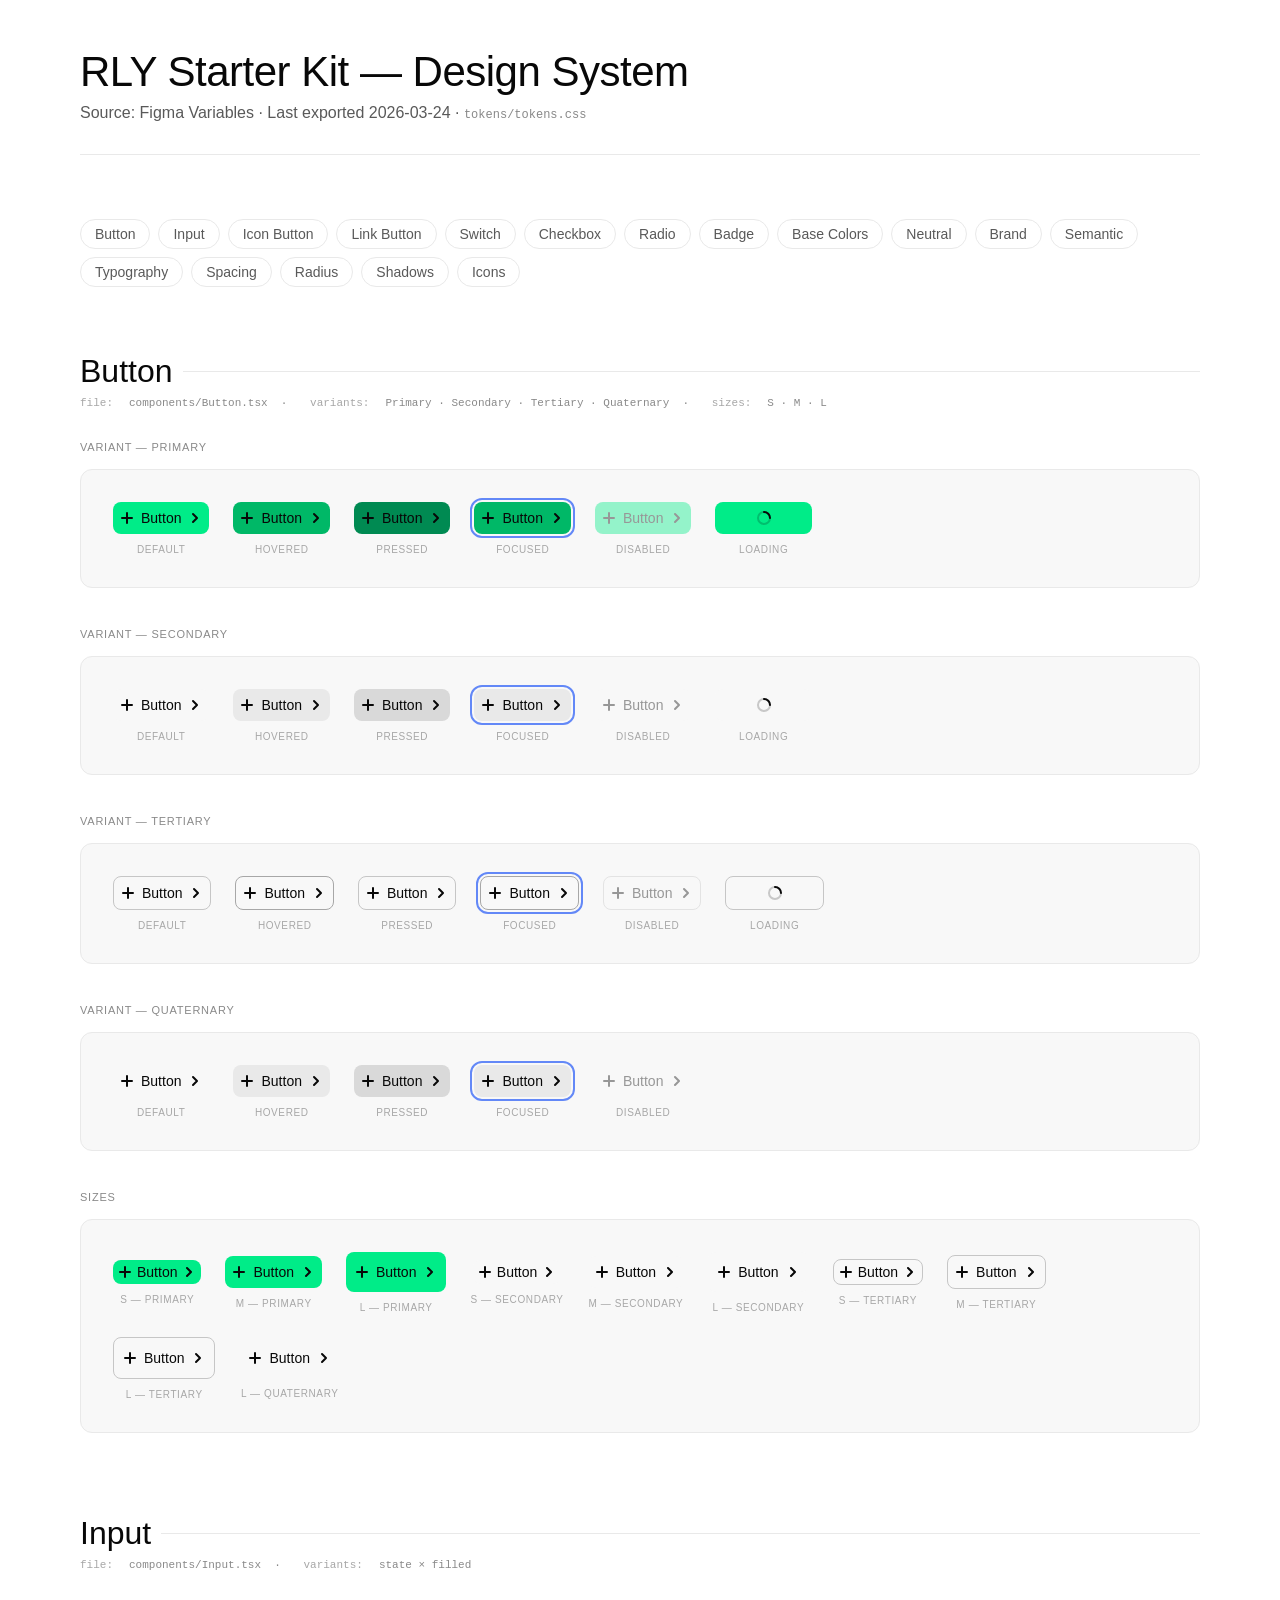
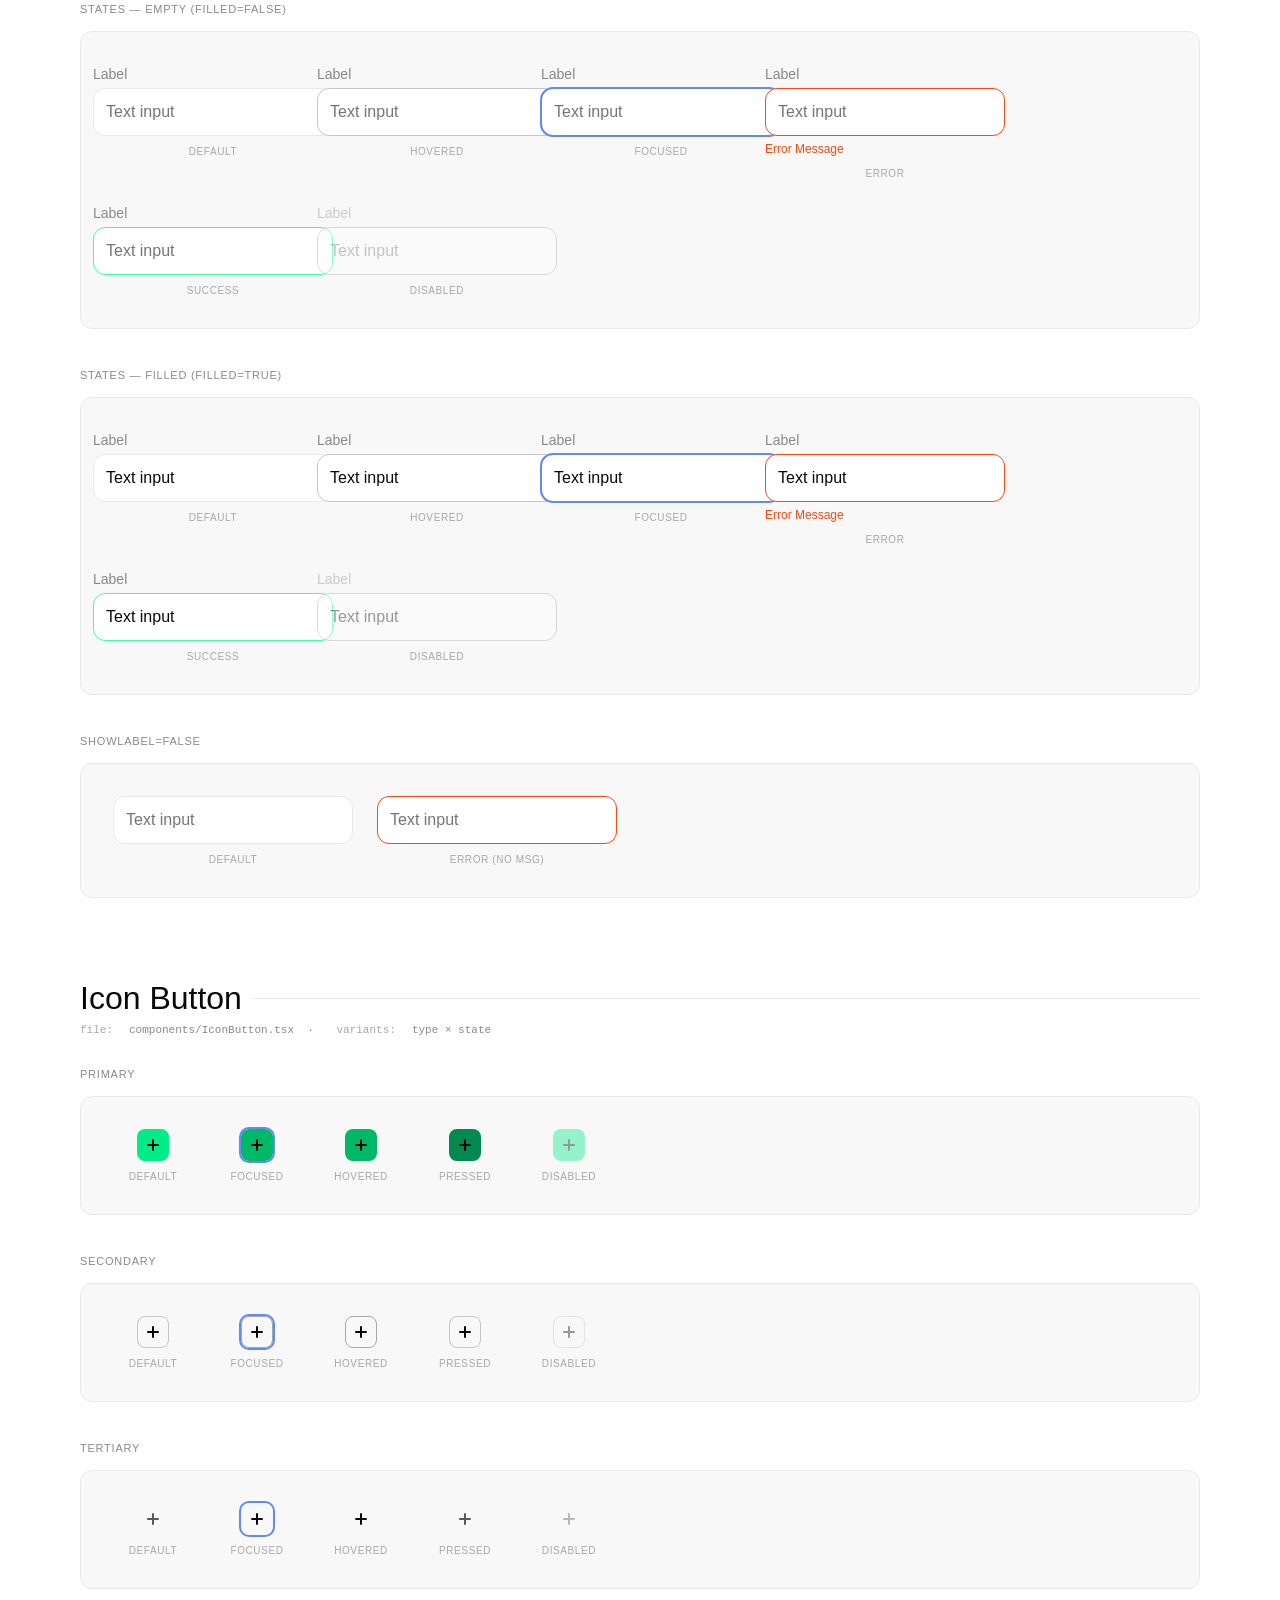
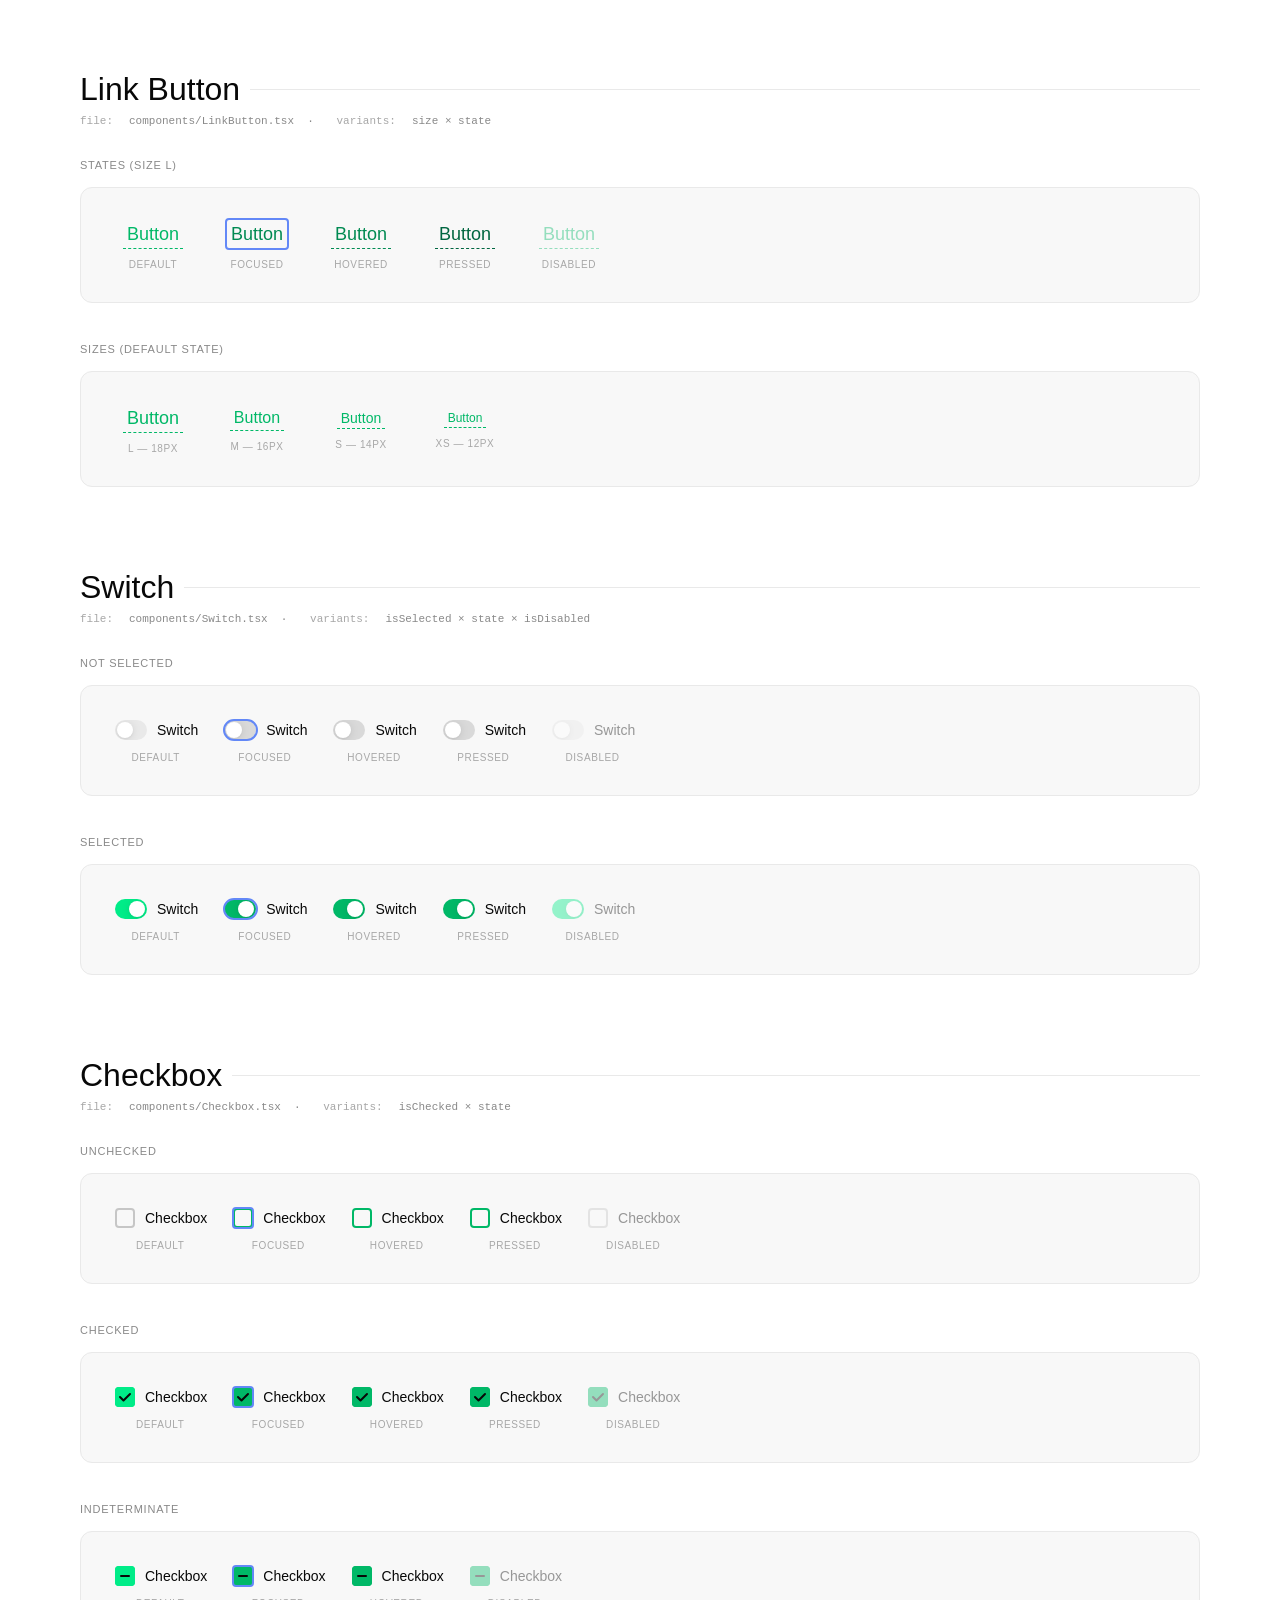
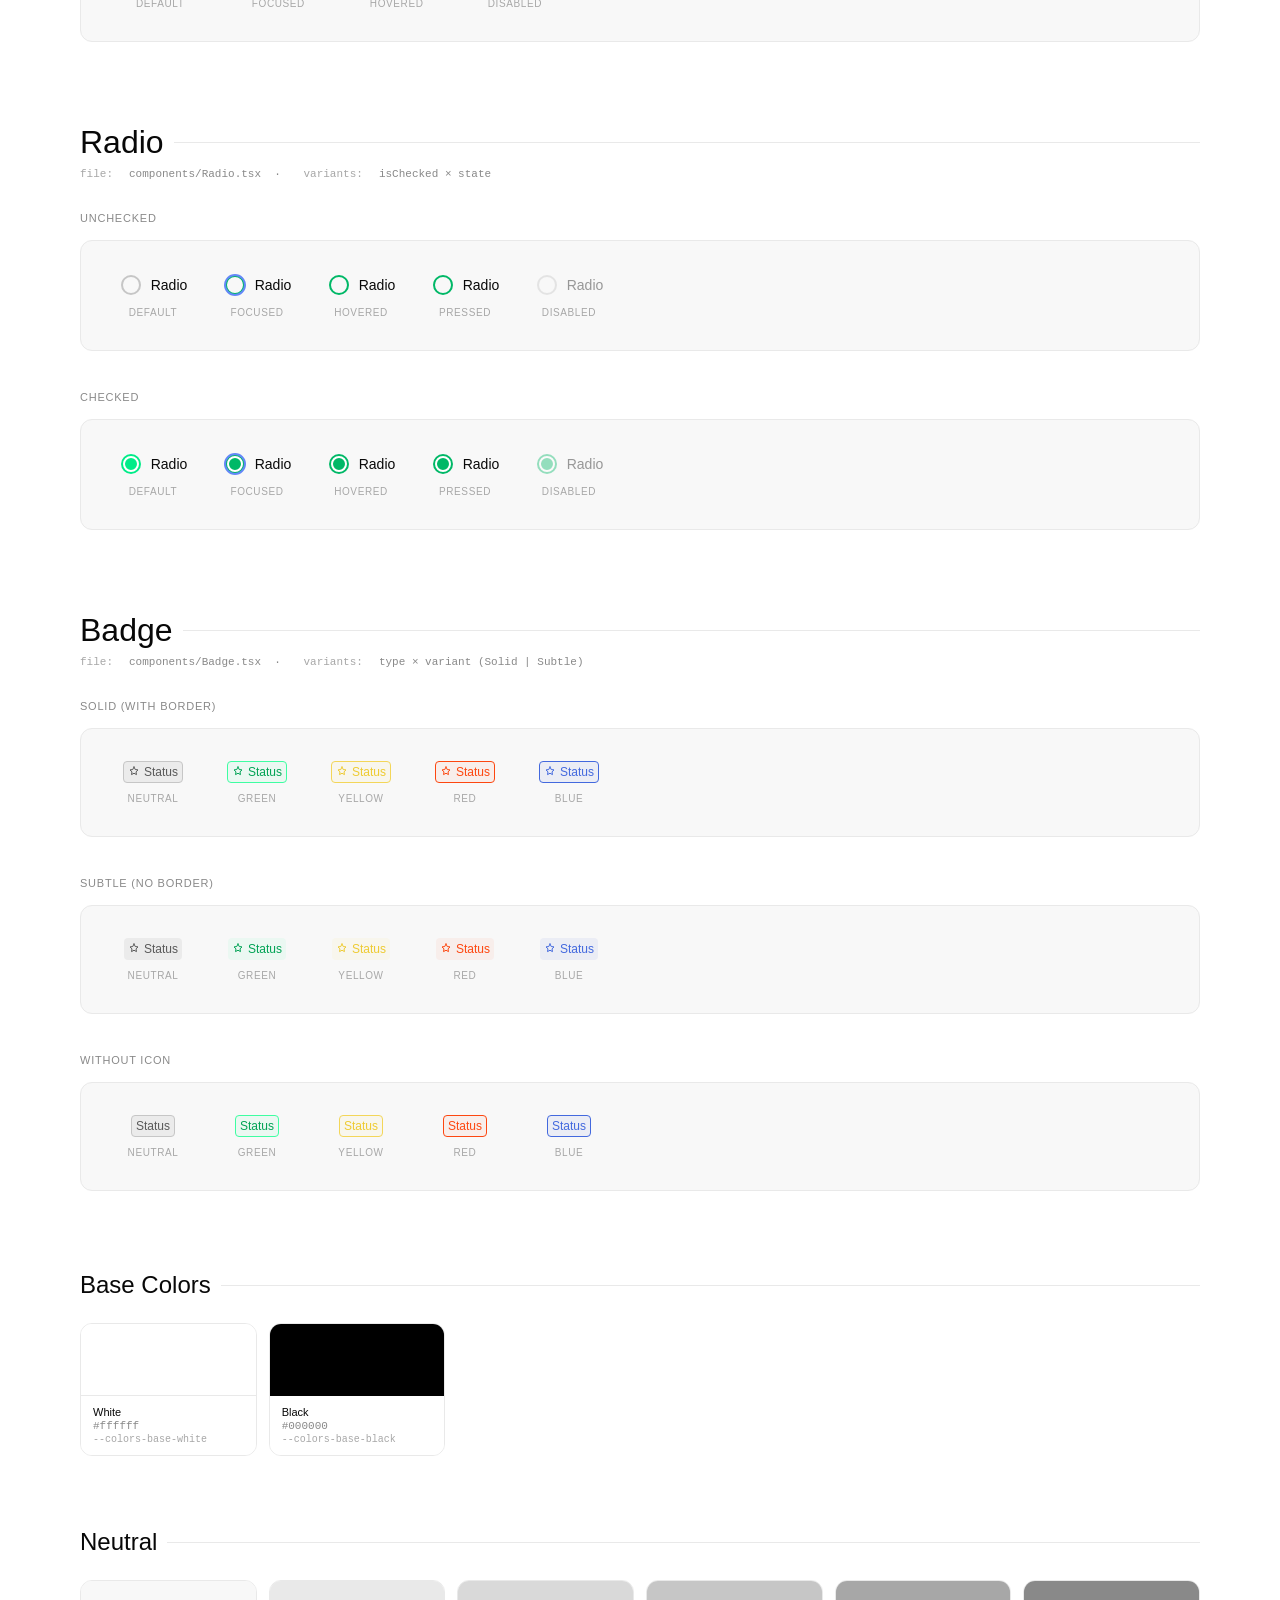
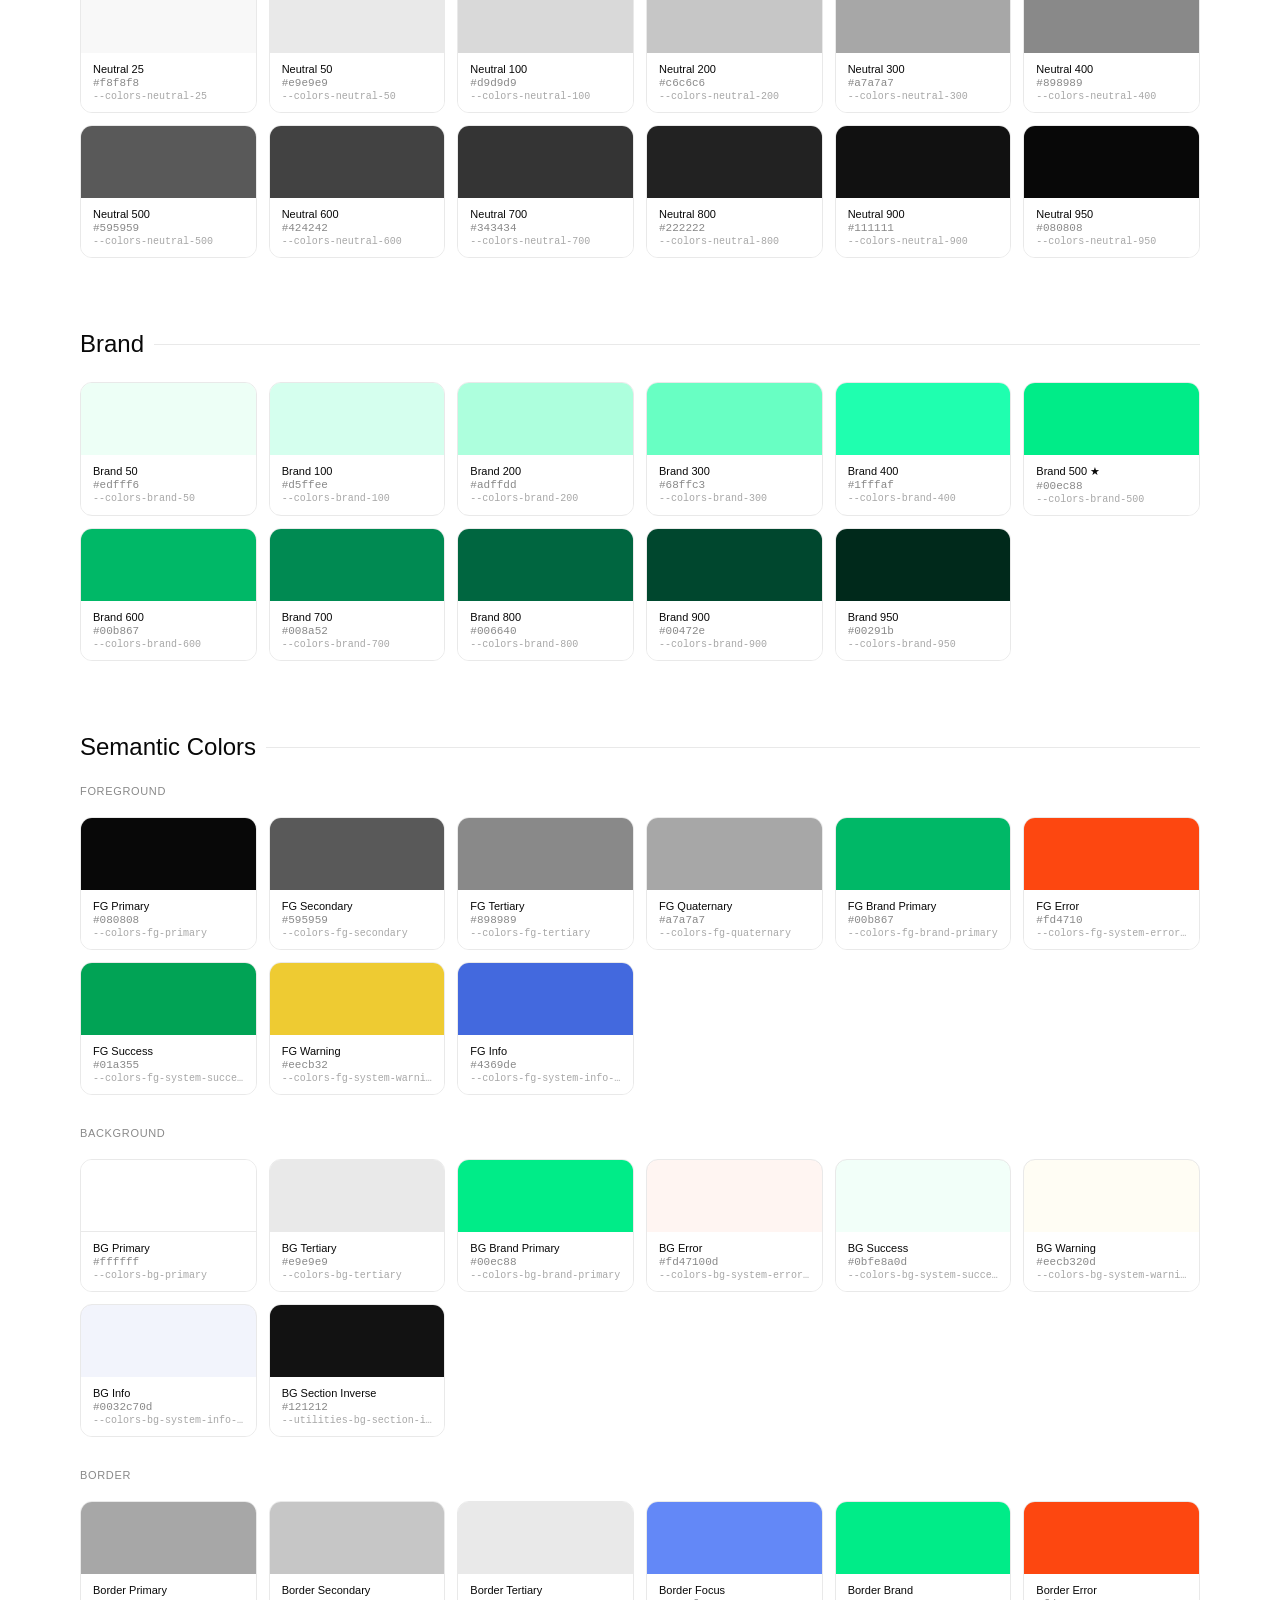
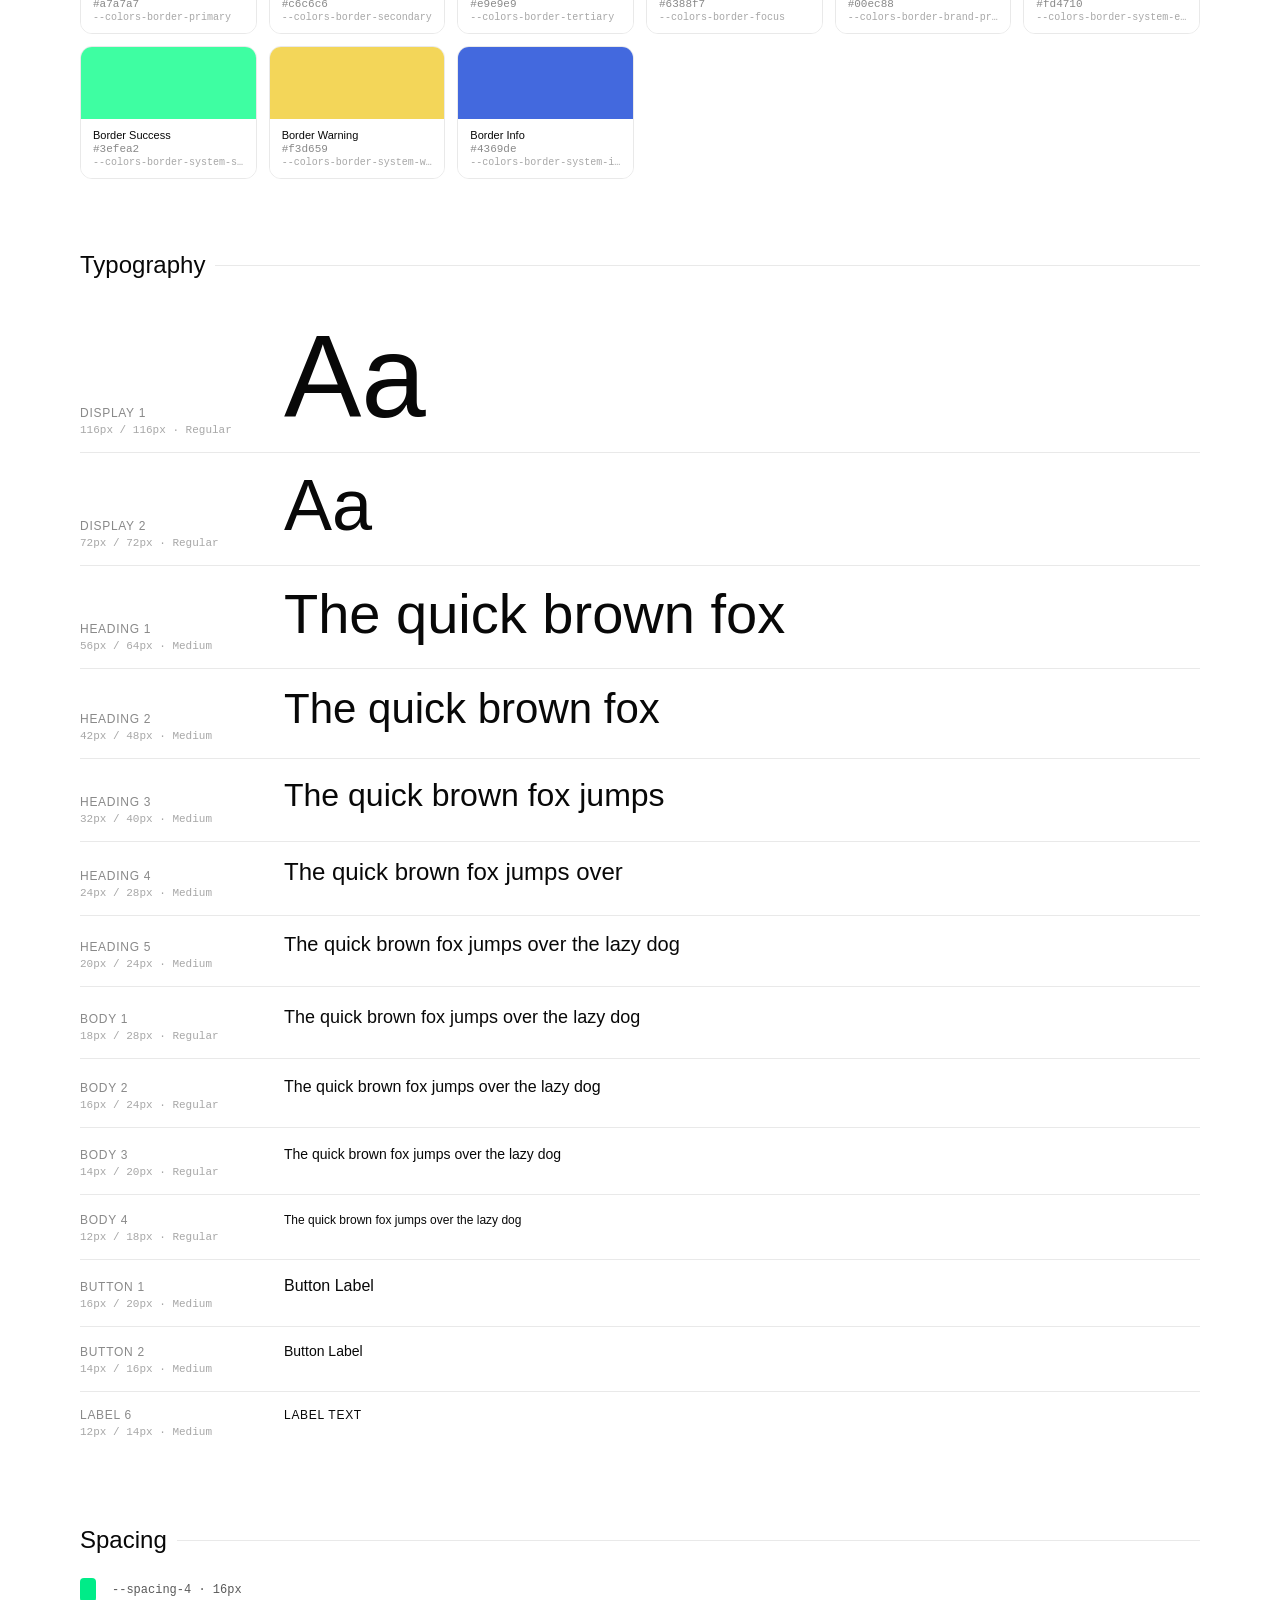
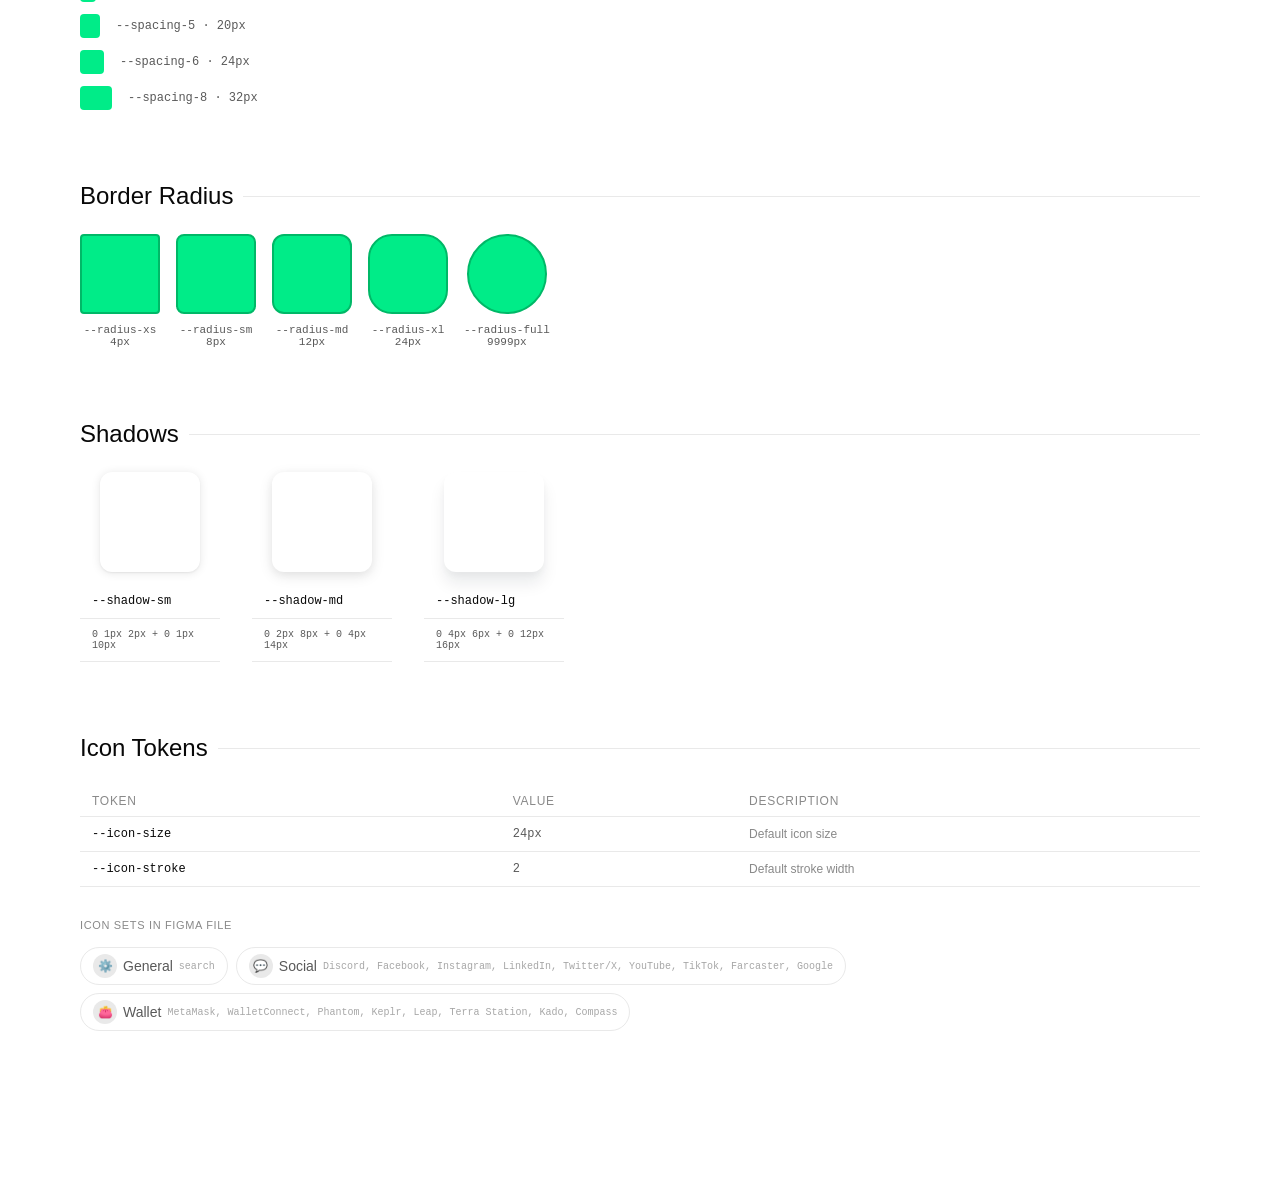
<file: docs/index.html>
<!DOCTYPE html>
<html lang="en">
<head>
  <meta charset="UTF-8" />
  <meta name="viewport" content="width=device-width, initial-scale=1.0" />
  <title>RLY Starter Kit — Design System</title>
  <link rel="stylesheet" href="tokens/tokens.css" />
  <style>
    *, *::before, *::after { box-sizing: border-box; margin: 0; padding: 0; }

    body {
      font-family: var(--font-family-body);
      background: var(--utilities-bg-section);
      color: var(--colors-fg-primary);
      padding: 48px 40px;
      max-width: 1200px;
      margin: 0 auto;
    }

    /* ── Layout ── */
    header {
      margin-bottom: 64px;
      border-bottom: 1px solid var(--colors-border-tertiary);
      padding-bottom: 32px;
    }
    header h1 {
      font-size: var(--heading-2-size);
      line-height: var(--heading-2-line-height);
      font-weight: 500;
      letter-spacing: -0.5px;
    }
    header p {
      font-size: var(--body-2-size);
      color: var(--colors-fg-secondary);
      margin-top: 8px;
    }

    nav {
      display: flex;
      flex-wrap: wrap;
      gap: 8px;
      margin-bottom: 64px;
    }
    nav a {
      font-size: var(--body-3-size);
      font-weight: 500;
      color: var(--colors-fg-secondary);
      text-decoration: none;
      padding: 6px 14px;
      border: 1px solid var(--colors-border-tertiary);
      border-radius: var(--radius-full);
      transition: all 0.15s;
    }
    nav a:hover {
      border-color: var(--colors-border-brand-primary);
      color: var(--colors-fg-brand-primary);
      background: var(--colors-bg-brand-primary);
      color: var(--colors-fg-primary);
    }

    section { margin-bottom: 72px; }
    section h2 {
      font-size: var(--heading-4-size);
      line-height: var(--heading-4-line-height);
      font-weight: 500;
      margin-bottom: 24px;
      display: flex;
      align-items: center;
      gap: 10px;
    }
    section h2::after {
      content: '';
      flex: 1;
      height: 1px;
      background: var(--colors-border-tertiary);
    }

    /* ── Token table ── */
    .token-table {
      width: 100%;
      border-collapse: collapse;
      font-size: var(--body-3-size);
    }
    .token-table thead th {
      text-align: left;
      padding: 8px 12px;
      font-size: var(--label-6-size);
      font-weight: 500;
      text-transform: uppercase;
      letter-spacing: 0.06em;
      color: var(--colors-fg-tertiary);
      border-bottom: 1px solid var(--colors-border-tertiary);
    }
    .token-table tbody tr:hover { background: var(--colors-neutral-25); }
    .token-table td {
      padding: 10px 12px;
      border-bottom: 1px solid var(--colors-border-tertiary);
      vertical-align: middle;
    }
    .token-name {
      font-family: "SF Mono", "Fira Code", monospace;
      font-size: 12px;
      color: var(--colors-fg-primary);
    }
    .token-value {
      font-family: "SF Mono", "Fira Code", monospace;
      font-size: 12px;
      color: var(--colors-fg-secondary);
    }

    /* ── Color swatches ── */
    .color-grid {
      display: grid;
      grid-template-columns: repeat(auto-fill, minmax(160px, 1fr));
      gap: 12px;
    }
    .swatch {
      border-radius: var(--radius-md);
      overflow: hidden;
      border: 1px solid var(--colors-border-tertiary);
    }
    .swatch-color {
      height: 72px;
      width: 100%;
    }
    .swatch-info {
      padding: 10px 12px;
      background: var(--colors-bg-primary);
    }
    .swatch-name {
      font-size: 11px;
      font-weight: 500;
      color: var(--colors-fg-primary);
      margin-bottom: 2px;
      white-space: nowrap;
      overflow: hidden;
      text-overflow: ellipsis;
    }
    .swatch-hex {
      font-family: "SF Mono", "Fira Code", monospace;
      font-size: 11px;
      color: var(--colors-fg-tertiary);
    }
    .swatch-var {
      font-family: "SF Mono", "Fira Code", monospace;
      font-size: 10px;
      color: var(--colors-fg-quaternary);
      margin-top: 2px;
      white-space: nowrap;
      overflow: hidden;
      text-overflow: ellipsis;
    }

    /* ── Typography specimens ── */
    .type-specimen {
      display: flex;
      align-items: baseline;
      gap: 24px;
      padding: 16px 0;
      border-bottom: 1px solid var(--colors-border-tertiary);
    }
    .type-specimen:last-child { border-bottom: none; }
    .type-meta {
      min-width: 180px;
      flex-shrink: 0;
    }
    .type-meta .type-label {
      font-size: var(--label-6-size);
      font-weight: 500;
      text-transform: uppercase;
      letter-spacing: 0.06em;
      color: var(--colors-fg-tertiary);
    }
    .type-meta .type-details {
      font-family: "SF Mono", "Fira Code", monospace;
      font-size: 11px;
      color: var(--colors-fg-quaternary);
      margin-top: 4px;
    }
    .type-preview { flex: 1; color: var(--colors-fg-primary); }

    /* ── Radius demos ── */
    .radius-grid {
      display: flex;
      flex-wrap: wrap;
      gap: 16px;
    }
    .radius-demo {
      display: flex;
      flex-direction: column;
      align-items: center;
      gap: 10px;
    }
    .radius-box {
      width: 80px;
      height: 80px;
      background: var(--colors-bg-brand-primary);
      border: 2px solid var(--colors-brand-600);
    }
    .radius-label {
      font-size: 11px;
      font-family: "SF Mono", "Fira Code", monospace;
      color: var(--colors-fg-secondary);
      text-align: center;
    }

    /* ── Spacing demos ── */
    .spacing-list { display: flex; flex-direction: column; gap: 12px; }
    .spacing-item { display: flex; align-items: center; gap: 16px; }
    .spacing-bar {
      height: 24px;
      background: var(--colors-bg-brand-primary);
      border-radius: var(--radius-xs);
      flex-shrink: 0;
    }
    .spacing-info {
      font-family: "SF Mono", "Fira Code", monospace;
      font-size: 12px;
      color: var(--colors-fg-secondary);
    }

    /* ── Shadow demos ── */
    .shadow-grid {
      display: flex;
      flex-wrap: wrap;
      gap: 32px;
    }
    .shadow-demo {
      display: flex;
      flex-direction: column;
      align-items: center;
      gap: 12px;
    }
    .shadow-box {
      width: 100px;
      height: 100px;
      background: var(--colors-bg-primary);
      border-radius: var(--radius-md);
    }
    .shadow-box.sm { box-shadow: var(--shadow-sm); }
    .shadow-box.md { box-shadow: var(--shadow-md); }
    .shadow-box.lg { box-shadow: var(--shadow-lg); }

    /* ── Icon chips ── */
    .icon-grid {
      display: flex;
      flex-wrap: wrap;
      gap: 8px;
    }
    .icon-chip {
      display: inline-flex;
      align-items: center;
      gap: 6px;
      padding: 6px 12px;
      border: 1px solid var(--colors-border-tertiary);
      border-radius: var(--radius-full);
      font-size: var(--body-3-size);
      color: var(--colors-fg-secondary);
    }
    .icon-chip span {
      font-size: 10px;
      font-family: "SF Mono", "Fira Code", monospace;
      color: var(--colors-fg-quaternary);
    }
    .icon-dot {
      width: var(--icon-size);
      height: var(--icon-size);
      border-radius: 50%;
      background: var(--colors-neutral-50);
      display: flex;
      align-items: center;
      justify-content: center;
      font-size: 12px;
    }

    /* ── Component showcase ── */
    .component-section {
      margin-bottom: 80px;
    }
    .component-header {
      margin-bottom: 32px;
    }
    .component-header h2 {
      font-size: var(--heading-3-size);
      line-height: var(--heading-3-line-height);
      font-weight: 500;
      display: flex;
      align-items: center;
      gap: 10px;
      margin-bottom: 6px;
    }
    .component-header h2::after {
      content: '';
      flex: 1;
      height: 1px;
      background: var(--colors-border-tertiary);
    }
    .component-meta {
      display: flex;
      gap: 16px;
      font-size: 11px;
      color: var(--colors-fg-tertiary);
      font-family: "SF Mono", "Fira Code", monospace;
    }
    .component-meta span { color: var(--colors-fg-quaternary); }

    /* variant grid */
    .variant-group { margin-bottom: 40px; }
    .variant-group-label {
      font-size: 11px;
      font-weight: 500;
      text-transform: uppercase;
      letter-spacing: 0.07em;
      color: var(--colors-fg-tertiary);
      margin-bottom: 16px;
    }
    .variant-row {
      display: flex;
      flex-wrap: wrap;
      gap: 24px;
      align-items: flex-start;
      padding: 32px;
      background: var(--colors-neutral-25);
      border-radius: var(--radius-md);
      border: 1px solid var(--colors-border-tertiary);
    }
    .variant-row.dark-bg {
      background: var(--utilities-bg-section-inverse);
      border-color: #333;
    }
    .variant-cell {
      display: flex;
      flex-direction: column;
      align-items: center;
      gap: 10px;
      min-width: 80px;
    }
    .variant-label {
      font-size: 10px;
      font-weight: 500;
      text-transform: uppercase;
      letter-spacing: 0.06em;
      color: var(--colors-fg-quaternary);
      text-align: center;
    }
    .variant-row.dark-bg .variant-label { color: #666; }

    /* ── Button component ── */
    .rly-btn {
      position: relative;
      display: inline-flex;
      align-items: center;
      justify-content: center;
      padding: 8px 6px;
      border-radius: var(--radius-sm);
      border: none;
      cursor: pointer;
      outline: none;
      user-select: none;
      font-family: var(--font-family-body);
      font-size: var(--button-2-size);
      line-height: var(--button-2-line-height);
      font-weight: var(--button-2-weight);
      color: var(--colors-fg-primary);
      text-transform: capitalize;
      white-space: nowrap;
      transition: background 0.15s, border-color 0.15s, opacity 0.15s;
      overflow: hidden;
    }
    .rly-btn-text { padding: 0 6px; }
    .rly-btn-icon { display: flex; flex-shrink: 0; align-items: center; }

    /* Sizes */
    .rly-btn.size-s { padding: 4px; }
    .rly-btn.size-s .rly-btn-text { padding: 0 4px; }
    .rly-btn.size-l { padding: 12px 8px; }

    /* Primary */
    .rly-btn-primary            { background: var(--colors-bg-brand-primary); }
    .rly-btn-primary.hovered    { background: var(--colors-bg-brand-secondary); }
    .rly-btn-primary.pressed    { background: var(--colors-bg-brand-tertiary); }
    .rly-btn-primary.focused    { background: var(--colors-bg-brand-secondary); overflow: visible; }
    .rly-btn-primary.disabled   { background: var(--colors-bg-brand-primary); opacity: 0.4; cursor: not-allowed; }
    .rly-btn-primary.loading    { background: var(--colors-bg-brand-primary); }

    /* Secondary */
    .rly-btn-secondary          { background: var(--colors-neutral-25); }
    .rly-btn-secondary.hovered  { background: var(--colors-bg-tertiary); }
    .rly-btn-secondary.pressed  { background: var(--colors-bg-quarternary); }
    .rly-btn-secondary.focused  { background: var(--colors-bg-tertiary); overflow: visible; }
    .rly-btn-secondary.disabled { background: var(--colors-neutral-25); opacity: 0.4; cursor: not-allowed; }
    .rly-btn-secondary.loading  { background: var(--colors-neutral-25); }

    /* Tertiary */
    .rly-btn-tertiary           { background: transparent; border: 1px solid var(--colors-border-secondary); }
    .rly-btn-tertiary.hovered   { border-color: var(--colors-border-primary); }
    .rly-btn-tertiary.pressed   { border-color: var(--colors-border-secondary); }
    .rly-btn-tertiary.focused   { border-color: var(--colors-border-primary); overflow: visible; }
    .rly-btn-tertiary.disabled  { border-color: var(--colors-border-secondary); opacity: 0.4; cursor: not-allowed; }
    .rly-btn-tertiary.loading   { border-color: var(--colors-border-secondary); }

    /* Quaternary */
    .rly-btn-quaternary          { background: transparent; }
    .rly-btn-quaternary.hovered  { background: var(--colors-bg-tertiary); }
    .rly-btn-quaternary.pressed  { background: var(--colors-bg-quarternary); }
    .rly-btn-quaternary.focused  { background: var(--colors-bg-tertiary); overflow: visible; }
    .rly-btn-quaternary.disabled { opacity: 0.4; cursor: not-allowed; }

    /* Focus ring */
    .rly-btn.focused::after {
      content: '';
      position: absolute;
      inset: -4px;
      border: 2px solid var(--colors-border-focus);
      border-radius: calc(var(--radius-sm) + 4px);
      pointer-events: none;
    }
    .rly-btn-tertiary.focused::after { inset: -5px; }

    /* Spinner */
    .rly-spinner {
      position: absolute;
      left: 50%; top: 50%;
      transform: translate(-50%, -50%);
      width: 16px; height: 16px;
      animation: rly-spin 0.8s linear infinite;
    }
    @keyframes rly-spin { to { transform: translate(-50%,-50%) rotate(360deg); } }
    .rly-spinner circle { stroke: currentColor; stroke-opacity: 0.2; }
    .rly-spinner path   { stroke: currentColor; }
    .rly-btn.loading .rly-btn-text,
    .rly-btn.loading .rly-btn-icon { opacity: 0; }

    /* ── Input component ── */
    .rly-field {
      display: flex;
      flex-direction: column;
      gap: 4px;
      width: 240px;
    }
    .rly-field.disabled { opacity: 0.4; }
    .rly-field label {
      font-family: var(--font-family-body);
      font-size: var(--body-3-size);
      line-height: var(--body-3-line-height);
      font-weight: 400;
      color: var(--colors-fg-tertiary);
    }
    .rly-input-wrap {
      position: relative;
      display: flex;
      align-items: center;
      height: 48px;
      border-radius: var(--radius-md);
      border: 1px solid var(--colors-border-tertiary);
      background: var(--colors-bg-primary);
      overflow: hidden;
      transition: border-color 0.15s;
    }
    .rly-input-wrap.hovered  { border-color: var(--colors-border-secondary); }
    .rly-input-wrap.focused  { border-color: var(--colors-border-secondary); overflow: visible; }
    .rly-input-wrap.error    { border-color: var(--colors-border-system-error-primary); }
    .rly-input-wrap.success  { border-color: var(--colors-border-system-success-primary); }
    .rly-input-wrap.disabled { border-color: var(--colors-border-primary); }

    .rly-input-wrap input {
      flex: 1;
      padding: 8px 12px;
      border: none;
      outline: none;
      background: transparent;
      font-family: var(--font-family-body);
      font-size: var(--body-2-size);
      line-height: var(--body-2-line-height);
      font-weight: 400;
      color: var(--colors-fg-primary);
      pointer-events: none;
    }
    .rly-input-wrap input.placeholder { color: var(--colors-fg-secondary); }

    /* Focus ring */
    .rly-input-wrap.focused::after {
      content: '';
      position: absolute;
      inset: -2px;
      border: 2px solid var(--colors-border-focus);
      border-radius: 13px;
      pointer-events: none;
    }

    .rly-field .error-msg {
      font-family: var(--font-family-body);
      font-size: var(--body-4-size);
      line-height: var(--body-4-line-height);
      font-weight: 400;
      color: var(--colors-fg-system-error-primary);
    }

    /* ── Icon Button ── */
    .rly-icon-btn {
      position: relative;
      display: inline-flex;
      align-items: center;
      justify-content: center;
      width: 32px;
      height: 32px;
      border-radius: var(--radius-sm);
      border: none;
      padding: 0;
      cursor: pointer;
      outline: none;
      overflow: hidden;
      transition: background 0.15s, border-color 0.15s, opacity 0.15s;
    }
    .rly-icon-btn.focused { overflow: visible; }
    .rly-icon-btn.focused::after {
      content: '';
      position: absolute;
      inset: -2px;
      height: 36px;
      border: 2px solid var(--colors-border-focus);
      border-radius: 10px;
      pointer-events: none;
    }
    /* Primary */
    .rly-icon-btn-primary           { background: var(--colors-bg-brand-primary); }
    .rly-icon-btn-primary.hovered   { background: var(--colors-bg-brand-secondary); }
    .rly-icon-btn-primary.pressed   { background: var(--colors-bg-brand-tertiary); }
    .rly-icon-btn-primary.focused   { background: var(--colors-bg-brand-secondary); }
    .rly-icon-btn-primary.disabled  { background: var(--colors-bg-brand-primary); opacity: 0.4; cursor: not-allowed; }
    /* Secondary */
    .rly-icon-btn-secondary         { background: transparent; border: 1px solid var(--colors-border-secondary); }
    .rly-icon-btn-secondary.hovered { border-color: var(--colors-border-primary); }
    .rly-icon-btn-secondary.focused { border-color: var(--colors-border-primary); }
    .rly-icon-btn-secondary.focused::after { inset: -3px; }
    .rly-icon-btn-secondary.disabled { border-color: var(--colors-border-secondary); opacity: 0.4; cursor: not-allowed; }
    /* Tertiary */
    .rly-icon-btn-tertiary          { background: transparent; }
    .rly-icon-btn-tertiary.disabled { opacity: 0.4; cursor: not-allowed; }
    /* Icon colors */
    .rly-icon-btn-primary svg path,
    .rly-icon-btn-secondary svg path { stroke: var(--colors-fg-primary); }
    .rly-icon-btn-tertiary svg path  { stroke: var(--colors-fg-secondary); }
    .rly-icon-btn-tertiary.hovered svg path,
    .rly-icon-btn-tertiary.focused svg path { stroke: var(--colors-fg-primary); }

    /* ── Link Button ── */
    .rly-link-btn {
      position: relative;
      display: inline-flex;
      align-items: center;
      padding: 0 4px;
      background: none;
      border: none;
      border-bottom: 1px dashed var(--colors-fg-brand-primary);
      cursor: pointer;
      overflow: visible;
      font-family: var(--font-family-body);
      font-weight: 400;
      color: var(--colors-fg-brand-primary);
      transition: color 0.15s, border-color 0.15s;
    }
    .rly-link-btn.hovered, .rly-link-btn.focused {
      color: var(--colors-fg-brand-secondary);
      border-bottom-color: var(--colors-fg-brand-secondary);
    }
    .rly-link-btn.pressed {
      color: var(--colors-fg-brand-tertiary);
      border-bottom-color: var(--colors-fg-brand-tertiary);
    }
    .rly-link-btn.disabled { opacity: 0.4; cursor: not-allowed; }
    .rly-link-btn.focused::after {
      content: '';
      position: absolute;
      left: -2px; right: -2px;
      top: 50%; transform: translateY(-50%);
      border: 2px solid var(--colors-border-focus);
      border-radius: var(--radius-xs);
      pointer-events: none;
    }
    .rly-link-btn.size-l  { font-size: var(--body-1-size); line-height: var(--body-1-line-height); }
    .rly-link-btn.size-l.focused::after  { height: 32px; }
    .rly-link-btn.size-m  { font-size: var(--body-2-size); line-height: var(--body-2-line-height); }
    .rly-link-btn.size-m.focused::after  { height: 28px; }
    .rly-link-btn.size-s  { font-size: var(--body-3-size); line-height: var(--body-3-line-height); }
    .rly-link-btn.size-s.focused::after  { height: 24px; }
    .rly-link-btn.size-xs { font-size: var(--body-4-size); line-height: var(--body-4-line-height); }
    .rly-link-btn.size-xs.focused::after { height: 22px; }

    /* ── Switch ── */
    .rly-switch-wrap {
      display: inline-flex;
      align-items: center;
      gap: 8px;
      cursor: pointer;
    }
    .rly-switch-wrap.disabled { opacity: 0.4; cursor: not-allowed; }
    .rly-switch-control {
      position: relative;
      display: flex;
      align-items: center;
      justify-content: center;
      height: 24px;
      padding: 2px;
      flex-shrink: 0;
    }
    .rly-switch-track {
      display: flex;
      align-items: center;
      width: 32px;
      height: 20px;
      padding: 2px;
      border-radius: var(--radius-full);
      background: var(--colors-bg-tertiary);
      transition: background 0.2s, justify-content 0.2s;
      overflow: hidden;
    }
    .rly-switch-track.selected       { background: var(--colors-bg-brand-primary);   justify-content: flex-end; }
    .rly-switch-track.hovered        { background: var(--colors-bg-quarternary); }
    .rly-switch-track.selected.hovered,
    .rly-switch-track.selected.pressed,
    .rly-switch-track.selected.focused { background: var(--colors-bg-brand-secondary); }
    .rly-switch-track.pressed        { background: var(--colors-bg-quarternary); }
    .rly-switch-track.focused        { background: var(--colors-bg-quarternary); }
    .rly-switch-thumb {
      width: 16px; height: 16px;
      border-radius: var(--radius-full);
      background: var(--colors-base-white);
      box-shadow: var(--shadow-sm);
      flex-shrink: 0;
    }
    .rly-switch-ring {
      position: absolute;
      inset: 1px 0.667px;
      border: 2px solid var(--colors-border-focus);
      border-radius: 14px;
      pointer-events: none;
    }
    .rly-switch-label {
      font-family: var(--font-family-body);
      font-size: var(--body-3-size);
      line-height: var(--body-3-line-height);
      color: var(--colors-fg-primary);
      font-weight: 400;
    }

    /* ── Checkbox ── */
    .rly-check-wrap {
      display: inline-flex;
      align-items: center;
      gap: 8px;
      cursor: pointer;
    }
    .rly-check-wrap.disabled { opacity: 0.4; cursor: not-allowed; }
    .rly-check-control {
      position: relative;
      display: flex;
      align-items: center;
      justify-content: center;
      width: 24px; height: 24px;
      flex-shrink: 0;
    }
    .rly-check-box {
      position: relative;
      width: 20px; height: 20px;
      border-radius: var(--radius-xs);
      border: 2px solid var(--colors-border-secondary);
      background: transparent;
      flex-shrink: 0;
      display: flex; align-items: center; justify-content: center;
    }
    .rly-check-box.active { border-color: var(--colors-bg-brand-secondary); }
    .rly-check-box.checked-yes,
    .rly-check-box.checked-indeterminate {
      border: none;
      background: var(--colors-bg-brand-primary);
    }
    .rly-check-box.checked-yes.active,
    .rly-check-box.checked-indeterminate.active { background: var(--colors-bg-brand-secondary); }
    .rly-check-box svg { position: absolute; inset: 0; width: 100%; height: 100%; }
    .rly-focus-ring-sq {
      position: absolute;
      inset: 1px;
      border: 2px solid var(--colors-border-focus);
      border-radius: var(--radius-xs);
      pointer-events: none;
    }
    .rly-check-label, .rly-radio-label {
      font-family: var(--font-family-body);
      font-size: var(--body-3-size);
      line-height: var(--body-3-line-height);
      color: var(--colors-fg-primary);
      font-weight: 400;
    }

    /* ── Radio ── */
    .rly-radio-wrap {
      display: inline-flex;
      align-items: center;
      gap: 8px;
      cursor: pointer;
    }
    .rly-radio-wrap.disabled { opacity: 0.4; cursor: not-allowed; }
    .rly-radio-control {
      position: relative;
      display: flex;
      align-items: center;
      justify-content: center;
      width: 24px; height: 24px;
      flex-shrink: 0;
    }
    .rly-radio-outer {
      display: flex; align-items: center; justify-content: center;
      width: 20px; height: 20px;
      border-radius: var(--radius-full);
      border: 2px solid var(--colors-border-secondary);
      background: transparent;
      flex-shrink: 0;
    }
    .rly-radio-outer.active { border-color: var(--colors-bg-brand-secondary); }
    .rly-radio-outer.checked { border: none; background: var(--colors-bg-brand-primary); }
    .rly-radio-outer.checked.active { background: var(--colors-bg-brand-secondary); }
    .rly-radio-dot {
      width: 16px; height: 16px;
      border-radius: var(--radius-full);
      border: 2px solid var(--colors-base-white);
      background: var(--colors-bg-brand-primary);
      flex-shrink: 0;
    }
    .rly-radio-outer.checked.active .rly-radio-dot { background: var(--colors-bg-brand-secondary); }
    .rly-focus-ring-round {
      position: absolute;
      inset: 1px;
      border: 2px solid var(--colors-border-focus);
      border-radius: var(--radius-full);
      pointer-events: none;
    }

    /* ── Badge ── */
    .rly-badge {
      display: inline-flex;
      align-items: center;
      gap: 4px;
      height: 22px;
      padding: 0 4px;
      border-radius: var(--radius-xs);
      font-family: var(--font-family-body);
      font-size: var(--body-4-size);
      line-height: var(--body-4-line-height);
      font-weight: 400;
      white-space: nowrap;
    }
    .rly-badge svg { flex-shrink: 0; }
    /* Neutral */
    .rly-badge-neutral        { background: var(--colors-component-bg-badge-neutral); color: var(--colors-fg-secondary); }
    .rly-badge-neutral.solid  { border: 1px solid var(--colors-border-secondary); }
    /* Green */
    .rly-badge-green          { background: var(--colors-bg-system-success-primary); color: var(--colors-fg-system-success-primary); }
    .rly-badge-green.solid    { border: 1px solid var(--colors-border-system-success-primary); }
    /* Yellow */
    .rly-badge-yellow         { background: var(--colors-bg-system-warning-primary); color: var(--colors-fg-system-warning-primary); }
    .rly-badge-yellow.solid   { border: 1px solid var(--colors-border-system-warning-primary); }
    /* Red */
    .rly-badge-red            { background: var(--colors-bg-system-error-primary); color: var(--colors-fg-system-error-primary); }
    .rly-badge-red.solid      { border: 1px solid var(--colors-border-system-error-primary); }
    /* Blue */
    .rly-badge-blue           { background: var(--colors-bg-system-info-primary); color: var(--colors-fg-system-info-primary); }
    .rly-badge-blue.solid     { border: 1px solid var(--colors-border-system-info-primary); }

  </style>
</head>
<body>

  <header>
    <h1>RLY Starter Kit — Design System</h1>
    <p>Source: Figma Variables · Last exported 2026-03-24 · <code style="font-size:12px;color:var(--colors-fg-tertiary)">tokens/tokens.css</code></p>
  </header>

  <nav>
    <a href="#component-button">Button</a>
    <a href="#component-input">Input</a>
    <a href="#component-icon-button">Icon Button</a>
    <a href="#component-link-button">Link Button</a>
    <a href="#component-switch">Switch</a>
    <a href="#component-checkbox">Checkbox</a>
    <a href="#component-radio">Radio</a>
    <a href="#component-badge">Badge</a>
    <a href="#colors-base">Base Colors</a>
    <a href="#colors-neutral">Neutral</a>
    <a href="#colors-brand">Brand</a>
    <a href="#colors-semantic">Semantic</a>
    <a href="#typography">Typography</a>
    <a href="#spacing">Spacing</a>
    <a href="#radius">Radius</a>
    <a href="#shadows">Shadows</a>
    <a href="#icons">Icons</a>
  </nav>

  <!-- ════════════════════════════════════════════
       COMPONENTS
  ════════════════════════════════════════════ -->

  <!-- ── BUTTON ── -->
  <section id="component-button" class="component-section">
    <div class="component-header">
      <h2>Button</h2>
      <div class="component-meta">
        <span>file:</span> components/Button.tsx &nbsp;·&nbsp;
        <span>variants:</span> Primary · Secondary · Tertiary · Quaternary &nbsp;·&nbsp;
        <span>sizes:</span> S · M · L
      </div>
    </div>

    <!-- Primary -->
    <div class="variant-group">
      <div class="variant-group-label">Variant — Primary</div>
      <div class="variant-row">
        <div class="variant-cell">
          <button class="rly-btn rly-btn-primary">
            <span class="rly-btn-icon"><svg width="16" height="16" viewBox="0 0 16 16" fill="none"><path d="M8 3v10M3 8h10" stroke="currentColor" stroke-width="2" stroke-linecap="round"/></svg></span>
            <span class="rly-btn-text">Button</span>
            <span class="rly-btn-icon"><svg width="16" height="16" viewBox="0 0 16 16" fill="none"><path d="M6 4l4 4-4 4" stroke="currentColor" stroke-width="2" stroke-linecap="round" stroke-linejoin="round"/></svg></span>
          </button>
          <div class="variant-label">Default</div>
        </div>
        <div class="variant-cell">
          <button class="rly-btn rly-btn-primary hovered">
            <span class="rly-btn-icon"><svg width="16" height="16" viewBox="0 0 16 16" fill="none"><path d="M8 3v10M3 8h10" stroke="currentColor" stroke-width="2" stroke-linecap="round"/></svg></span>
            <span class="rly-btn-text">Button</span>
            <span class="rly-btn-icon"><svg width="16" height="16" viewBox="0 0 16 16" fill="none"><path d="M6 4l4 4-4 4" stroke="currentColor" stroke-width="2" stroke-linecap="round" stroke-linejoin="round"/></svg></span>
          </button>
          <div class="variant-label">Hovered</div>
        </div>
        <div class="variant-cell">
          <button class="rly-btn rly-btn-primary pressed">
            <span class="rly-btn-icon"><svg width="16" height="16" viewBox="0 0 16 16" fill="none"><path d="M8 3v10M3 8h10" stroke="currentColor" stroke-width="2" stroke-linecap="round"/></svg></span>
            <span class="rly-btn-text">Button</span>
            <span class="rly-btn-icon"><svg width="16" height="16" viewBox="0 0 16 16" fill="none"><path d="M6 4l4 4-4 4" stroke="currentColor" stroke-width="2" stroke-linecap="round" stroke-linejoin="round"/></svg></span>
          </button>
          <div class="variant-label">Pressed</div>
        </div>
        <div class="variant-cell">
          <button class="rly-btn rly-btn-primary focused">
            <span class="rly-btn-icon"><svg width="16" height="16" viewBox="0 0 16 16" fill="none"><path d="M8 3v10M3 8h10" stroke="currentColor" stroke-width="2" stroke-linecap="round"/></svg></span>
            <span class="rly-btn-text">Button</span>
            <span class="rly-btn-icon"><svg width="16" height="16" viewBox="0 0 16 16" fill="none"><path d="M6 4l4 4-4 4" stroke="currentColor" stroke-width="2" stroke-linecap="round" stroke-linejoin="round"/></svg></span>
          </button>
          <div class="variant-label">Focused</div>
        </div>
        <div class="variant-cell">
          <button class="rly-btn rly-btn-primary disabled" disabled>
            <span class="rly-btn-icon"><svg width="16" height="16" viewBox="0 0 16 16" fill="none"><path d="M8 3v10M3 8h10" stroke="currentColor" stroke-width="2" stroke-linecap="round"/></svg></span>
            <span class="rly-btn-text">Button</span>
            <span class="rly-btn-icon"><svg width="16" height="16" viewBox="0 0 16 16" fill="none"><path d="M6 4l4 4-4 4" stroke="currentColor" stroke-width="2" stroke-linecap="round" stroke-linejoin="round"/></svg></span>
          </button>
          <div class="variant-label">Disabled</div>
        </div>
        <div class="variant-cell">
          <button class="rly-btn rly-btn-primary loading">
            <span class="rly-btn-icon"><svg width="16" height="16" viewBox="0 0 16 16" fill="none"><path d="M8 3v10M3 8h10" stroke="currentColor" stroke-width="2" stroke-linecap="round"/></svg></span>
            <span class="rly-btn-text">Button</span>
            <span class="rly-btn-icon"><svg width="16" height="16" viewBox="0 0 16 16" fill="none"><path d="M6 4l4 4-4 4" stroke="currentColor" stroke-width="2" stroke-linecap="round" stroke-linejoin="round"/></svg></span>
            <svg class="rly-spinner" viewBox="0 0 16 16" fill="none">
              <circle cx="8" cy="8" r="6" stroke-width="2"/>
              <path d="M8 2a6 6 0 0 1 6 6" stroke-width="2" stroke-linecap="round"/>
            </svg>
          </button>
          <div class="variant-label">Loading</div>
        </div>
      </div>
    </div>

    <!-- Secondary -->
    <div class="variant-group">
      <div class="variant-group-label">Variant — Secondary</div>
      <div class="variant-row">
        <div class="variant-cell">
          <button class="rly-btn rly-btn-secondary">
            <span class="rly-btn-icon"><svg width="16" height="16" viewBox="0 0 16 16" fill="none"><path d="M8 3v10M3 8h10" stroke="currentColor" stroke-width="2" stroke-linecap="round"/></svg></span>
            <span class="rly-btn-text">Button</span>
            <span class="rly-btn-icon"><svg width="16" height="16" viewBox="0 0 16 16" fill="none"><path d="M6 4l4 4-4 4" stroke="currentColor" stroke-width="2" stroke-linecap="round" stroke-linejoin="round"/></svg></span>
          </button>
          <div class="variant-label">Default</div>
        </div>
        <div class="variant-cell">
          <button class="rly-btn rly-btn-secondary hovered">
            <span class="rly-btn-icon"><svg width="16" height="16" viewBox="0 0 16 16" fill="none"><path d="M8 3v10M3 8h10" stroke="currentColor" stroke-width="2" stroke-linecap="round"/></svg></span>
            <span class="rly-btn-text">Button</span>
            <span class="rly-btn-icon"><svg width="16" height="16" viewBox="0 0 16 16" fill="none"><path d="M6 4l4 4-4 4" stroke="currentColor" stroke-width="2" stroke-linecap="round" stroke-linejoin="round"/></svg></span>
          </button>
          <div class="variant-label">Hovered</div>
        </div>
        <div class="variant-cell">
          <button class="rly-btn rly-btn-secondary pressed">
            <span class="rly-btn-icon"><svg width="16" height="16" viewBox="0 0 16 16" fill="none"><path d="M8 3v10M3 8h10" stroke="currentColor" stroke-width="2" stroke-linecap="round"/></svg></span>
            <span class="rly-btn-text">Button</span>
            <span class="rly-btn-icon"><svg width="16" height="16" viewBox="0 0 16 16" fill="none"><path d="M6 4l4 4-4 4" stroke="currentColor" stroke-width="2" stroke-linecap="round" stroke-linejoin="round"/></svg></span>
          </button>
          <div class="variant-label">Pressed</div>
        </div>
        <div class="variant-cell">
          <button class="rly-btn rly-btn-secondary focused">
            <span class="rly-btn-icon"><svg width="16" height="16" viewBox="0 0 16 16" fill="none"><path d="M8 3v10M3 8h10" stroke="currentColor" stroke-width="2" stroke-linecap="round"/></svg></span>
            <span class="rly-btn-text">Button</span>
            <span class="rly-btn-icon"><svg width="16" height="16" viewBox="0 0 16 16" fill="none"><path d="M6 4l4 4-4 4" stroke="currentColor" stroke-width="2" stroke-linecap="round" stroke-linejoin="round"/></svg></span>
          </button>
          <div class="variant-label">Focused</div>
        </div>
        <div class="variant-cell">
          <button class="rly-btn rly-btn-secondary disabled" disabled>
            <span class="rly-btn-icon"><svg width="16" height="16" viewBox="0 0 16 16" fill="none"><path d="M8 3v10M3 8h10" stroke="currentColor" stroke-width="2" stroke-linecap="round"/></svg></span>
            <span class="rly-btn-text">Button</span>
            <span class="rly-btn-icon"><svg width="16" height="16" viewBox="0 0 16 16" fill="none"><path d="M6 4l4 4-4 4" stroke="currentColor" stroke-width="2" stroke-linecap="round" stroke-linejoin="round"/></svg></span>
          </button>
          <div class="variant-label">Disabled</div>
        </div>
        <div class="variant-cell">
          <button class="rly-btn rly-btn-secondary loading">
            <span class="rly-btn-icon"><svg width="16" height="16" viewBox="0 0 16 16" fill="none"><path d="M8 3v10M3 8h10" stroke="currentColor" stroke-width="2" stroke-linecap="round"/></svg></span>
            <span class="rly-btn-text">Button</span>
            <span class="rly-btn-icon"><svg width="16" height="16" viewBox="0 0 16 16" fill="none"><path d="M6 4l4 4-4 4" stroke="currentColor" stroke-width="2" stroke-linecap="round" stroke-linejoin="round"/></svg></span>
            <svg class="rly-spinner" viewBox="0 0 16 16" fill="none">
              <circle cx="8" cy="8" r="6" stroke-width="2"/>
              <path d="M8 2a6 6 0 0 1 6 6" stroke-width="2" stroke-linecap="round"/>
            </svg>
          </button>
          <div class="variant-label">Loading</div>
        </div>
      </div>
    </div>

    <!-- Tertiary -->
    <div class="variant-group">
      <div class="variant-group-label">Variant — Tertiary</div>
      <div class="variant-row">
        <div class="variant-cell">
          <button class="rly-btn rly-btn-tertiary">
            <span class="rly-btn-icon"><svg width="16" height="16" viewBox="0 0 16 16" fill="none"><path d="M8 3v10M3 8h10" stroke="currentColor" stroke-width="2" stroke-linecap="round"/></svg></span>
            <span class="rly-btn-text">Button</span>
            <span class="rly-btn-icon"><svg width="16" height="16" viewBox="0 0 16 16" fill="none"><path d="M6 4l4 4-4 4" stroke="currentColor" stroke-width="2" stroke-linecap="round" stroke-linejoin="round"/></svg></span>
          </button>
          <div class="variant-label">Default</div>
        </div>
        <div class="variant-cell">
          <button class="rly-btn rly-btn-tertiary hovered">
            <span class="rly-btn-icon"><svg width="16" height="16" viewBox="0 0 16 16" fill="none"><path d="M8 3v10M3 8h10" stroke="currentColor" stroke-width="2" stroke-linecap="round"/></svg></span>
            <span class="rly-btn-text">Button</span>
            <span class="rly-btn-icon"><svg width="16" height="16" viewBox="0 0 16 16" fill="none"><path d="M6 4l4 4-4 4" stroke="currentColor" stroke-width="2" stroke-linecap="round" stroke-linejoin="round"/></svg></span>
          </button>
          <div class="variant-label">Hovered</div>
        </div>
        <div class="variant-cell">
          <button class="rly-btn rly-btn-tertiary pressed">
            <span class="rly-btn-icon"><svg width="16" height="16" viewBox="0 0 16 16" fill="none"><path d="M8 3v10M3 8h10" stroke="currentColor" stroke-width="2" stroke-linecap="round"/></svg></span>
            <span class="rly-btn-text">Button</span>
            <span class="rly-btn-icon"><svg width="16" height="16" viewBox="0 0 16 16" fill="none"><path d="M6 4l4 4-4 4" stroke="currentColor" stroke-width="2" stroke-linecap="round" stroke-linejoin="round"/></svg></span>
          </button>
          <div class="variant-label">Pressed</div>
        </div>
        <div class="variant-cell">
          <button class="rly-btn rly-btn-tertiary focused">
            <span class="rly-btn-icon"><svg width="16" height="16" viewBox="0 0 16 16" fill="none"><path d="M8 3v10M3 8h10" stroke="currentColor" stroke-width="2" stroke-linecap="round"/></svg></span>
            <span class="rly-btn-text">Button</span>
            <span class="rly-btn-icon"><svg width="16" height="16" viewBox="0 0 16 16" fill="none"><path d="M6 4l4 4-4 4" stroke="currentColor" stroke-width="2" stroke-linecap="round" stroke-linejoin="round"/></svg></span>
          </button>
          <div class="variant-label">Focused</div>
        </div>
        <div class="variant-cell">
          <button class="rly-btn rly-btn-tertiary disabled" disabled>
            <span class="rly-btn-icon"><svg width="16" height="16" viewBox="0 0 16 16" fill="none"><path d="M8 3v10M3 8h10" stroke="currentColor" stroke-width="2" stroke-linecap="round"/></svg></span>
            <span class="rly-btn-text">Button</span>
            <span class="rly-btn-icon"><svg width="16" height="16" viewBox="0 0 16 16" fill="none"><path d="M6 4l4 4-4 4" stroke="currentColor" stroke-width="2" stroke-linecap="round" stroke-linejoin="round"/></svg></span>
          </button>
          <div class="variant-label">Disabled</div>
        </div>
        <div class="variant-cell">
          <button class="rly-btn rly-btn-tertiary loading">
            <span class="rly-btn-icon"><svg width="16" height="16" viewBox="0 0 16 16" fill="none"><path d="M8 3v10M3 8h10" stroke="currentColor" stroke-width="2" stroke-linecap="round"/></svg></span>
            <span class="rly-btn-text">Button</span>
            <span class="rly-btn-icon"><svg width="16" height="16" viewBox="0 0 16 16" fill="none"><path d="M6 4l4 4-4 4" stroke="currentColor" stroke-width="2" stroke-linecap="round" stroke-linejoin="round"/></svg></span>
            <svg class="rly-spinner" viewBox="0 0 16 16" fill="none">
              <circle cx="8" cy="8" r="6" stroke-width="2"/>
              <path d="M8 2a6 6 0 0 1 6 6" stroke-width="2" stroke-linecap="round"/>
            </svg>
          </button>
          <div class="variant-label">Loading</div>
        </div>
      </div>
    </div>

    <!-- Quaternary -->
    <div class="variant-group">
      <div class="variant-group-label">Variant — Quaternary</div>
      <div class="variant-row">
        <div class="variant-cell">
          <button class="rly-btn rly-btn-quaternary">
            <span class="rly-btn-icon"><svg width="16" height="16" viewBox="0 0 16 16" fill="none"><path d="M8 3v10M3 8h10" stroke="currentColor" stroke-width="2" stroke-linecap="round"/></svg></span>
            <span class="rly-btn-text">Button</span>
            <span class="rly-btn-icon"><svg width="16" height="16" viewBox="0 0 16 16" fill="none"><path d="M6 4l4 4-4 4" stroke="currentColor" stroke-width="2" stroke-linecap="round" stroke-linejoin="round"/></svg></span>
          </button>
          <div class="variant-label">Default</div>
        </div>
        <div class="variant-cell">
          <button class="rly-btn rly-btn-quaternary hovered">
            <span class="rly-btn-icon"><svg width="16" height="16" viewBox="0 0 16 16" fill="none"><path d="M8 3v10M3 8h10" stroke="currentColor" stroke-width="2" stroke-linecap="round"/></svg></span>
            <span class="rly-btn-text">Button</span>
            <span class="rly-btn-icon"><svg width="16" height="16" viewBox="0 0 16 16" fill="none"><path d="M6 4l4 4-4 4" stroke="currentColor" stroke-width="2" stroke-linecap="round" stroke-linejoin="round"/></svg></span>
          </button>
          <div class="variant-label">Hovered</div>
        </div>
        <div class="variant-cell">
          <button class="rly-btn rly-btn-quaternary pressed">
            <span class="rly-btn-icon"><svg width="16" height="16" viewBox="0 0 16 16" fill="none"><path d="M8 3v10M3 8h10" stroke="currentColor" stroke-width="2" stroke-linecap="round"/></svg></span>
            <span class="rly-btn-text">Button</span>
            <span class="rly-btn-icon"><svg width="16" height="16" viewBox="0 0 16 16" fill="none"><path d="M6 4l4 4-4 4" stroke="currentColor" stroke-width="2" stroke-linecap="round" stroke-linejoin="round"/></svg></span>
          </button>
          <div class="variant-label">Pressed</div>
        </div>
        <div class="variant-cell">
          <button class="rly-btn rly-btn-quaternary focused">
            <span class="rly-btn-icon"><svg width="16" height="16" viewBox="0 0 16 16" fill="none"><path d="M8 3v10M3 8h10" stroke="currentColor" stroke-width="2" stroke-linecap="round"/></svg></span>
            <span class="rly-btn-text">Button</span>
            <span class="rly-btn-icon"><svg width="16" height="16" viewBox="0 0 16 16" fill="none"><path d="M6 4l4 4-4 4" stroke="currentColor" stroke-width="2" stroke-linecap="round" stroke-linejoin="round"/></svg></span>
          </button>
          <div class="variant-label">Focused</div>
        </div>
        <div class="variant-cell">
          <button class="rly-btn rly-btn-quaternary disabled" disabled>
            <span class="rly-btn-icon"><svg width="16" height="16" viewBox="0 0 16 16" fill="none"><path d="M8 3v10M3 8h10" stroke="currentColor" stroke-width="2" stroke-linecap="round"/></svg></span>
            <span class="rly-btn-text">Button</span>
            <span class="rly-btn-icon"><svg width="16" height="16" viewBox="0 0 16 16" fill="none"><path d="M6 4l4 4-4 4" stroke="currentColor" stroke-width="2" stroke-linecap="round" stroke-linejoin="round"/></svg></span>
          </button>
          <div class="variant-label">Disabled</div>
        </div>
      </div>
    </div>

    <!-- Sizes -->
    <div class="variant-group">
      <div class="variant-group-label">Sizes</div>
      <div class="variant-row" style="align-items: center;">
        <div class="variant-cell">
          <button class="rly-btn rly-btn-primary size-s">
            <span class="rly-btn-icon"><svg width="16" height="16" viewBox="0 0 16 16" fill="none"><path d="M8 3v10M3 8h10" stroke="currentColor" stroke-width="2" stroke-linecap="round"/></svg></span>
            <span class="rly-btn-text">Button</span>
            <span class="rly-btn-icon"><svg width="16" height="16" viewBox="0 0 16 16" fill="none"><path d="M6 4l4 4-4 4" stroke="currentColor" stroke-width="2" stroke-linecap="round" stroke-linejoin="round"/></svg></span>
          </button>
          <div class="variant-label">S — Primary</div>
        </div>
        <div class="variant-cell">
          <button class="rly-btn rly-btn-primary">
            <span class="rly-btn-icon"><svg width="16" height="16" viewBox="0 0 16 16" fill="none"><path d="M8 3v10M3 8h10" stroke="currentColor" stroke-width="2" stroke-linecap="round"/></svg></span>
            <span class="rly-btn-text">Button</span>
            <span class="rly-btn-icon"><svg width="16" height="16" viewBox="0 0 16 16" fill="none"><path d="M6 4l4 4-4 4" stroke="currentColor" stroke-width="2" stroke-linecap="round" stroke-linejoin="round"/></svg></span>
          </button>
          <div class="variant-label">M — Primary</div>
        </div>
        <div class="variant-cell">
          <button class="rly-btn rly-btn-primary size-l">
            <span class="rly-btn-icon"><svg width="16" height="16" viewBox="0 0 16 16" fill="none"><path d="M8 3v10M3 8h10" stroke="currentColor" stroke-width="2" stroke-linecap="round"/></svg></span>
            <span class="rly-btn-text">Button</span>
            <span class="rly-btn-icon"><svg width="16" height="16" viewBox="0 0 16 16" fill="none"><path d="M6 4l4 4-4 4" stroke="currentColor" stroke-width="2" stroke-linecap="round" stroke-linejoin="round"/></svg></span>
          </button>
          <div class="variant-label">L — Primary</div>
        </div>
        <div class="variant-cell">
          <button class="rly-btn rly-btn-secondary size-s">
            <span class="rly-btn-icon"><svg width="16" height="16" viewBox="0 0 16 16" fill="none"><path d="M8 3v10M3 8h10" stroke="currentColor" stroke-width="2" stroke-linecap="round"/></svg></span>
            <span class="rly-btn-text">Button</span>
            <span class="rly-btn-icon"><svg width="16" height="16" viewBox="0 0 16 16" fill="none"><path d="M6 4l4 4-4 4" stroke="currentColor" stroke-width="2" stroke-linecap="round" stroke-linejoin="round"/></svg></span>
          </button>
          <div class="variant-label">S — Secondary</div>
        </div>
        <div class="variant-cell">
          <button class="rly-btn rly-btn-secondary">
            <span class="rly-btn-icon"><svg width="16" height="16" viewBox="0 0 16 16" fill="none"><path d="M8 3v10M3 8h10" stroke="currentColor" stroke-width="2" stroke-linecap="round"/></svg></span>
            <span class="rly-btn-text">Button</span>
            <span class="rly-btn-icon"><svg width="16" height="16" viewBox="0 0 16 16" fill="none"><path d="M6 4l4 4-4 4" stroke="currentColor" stroke-width="2" stroke-linecap="round" stroke-linejoin="round"/></svg></span>
          </button>
          <div class="variant-label">M — Secondary</div>
        </div>
        <div class="variant-cell">
          <button class="rly-btn rly-btn-secondary size-l">
            <span class="rly-btn-icon"><svg width="16" height="16" viewBox="0 0 16 16" fill="none"><path d="M8 3v10M3 8h10" stroke="currentColor" stroke-width="2" stroke-linecap="round"/></svg></span>
            <span class="rly-btn-text">Button</span>
            <span class="rly-btn-icon"><svg width="16" height="16" viewBox="0 0 16 16" fill="none"><path d="M6 4l4 4-4 4" stroke="currentColor" stroke-width="2" stroke-linecap="round" stroke-linejoin="round"/></svg></span>
          </button>
          <div class="variant-label">L — Secondary</div>
        </div>
        <div class="variant-cell">
          <button class="rly-btn rly-btn-tertiary size-s">
            <span class="rly-btn-icon"><svg width="16" height="16" viewBox="0 0 16 16" fill="none"><path d="M8 3v10M3 8h10" stroke="currentColor" stroke-width="2" stroke-linecap="round"/></svg></span>
            <span class="rly-btn-text">Button</span>
            <span class="rly-btn-icon"><svg width="16" height="16" viewBox="0 0 16 16" fill="none"><path d="M6 4l4 4-4 4" stroke="currentColor" stroke-width="2" stroke-linecap="round" stroke-linejoin="round"/></svg></span>
          </button>
          <div class="variant-label">S — Tertiary</div>
        </div>
        <div class="variant-cell">
          <button class="rly-btn rly-btn-tertiary">
            <span class="rly-btn-icon"><svg width="16" height="16" viewBox="0 0 16 16" fill="none"><path d="M8 3v10M3 8h10" stroke="currentColor" stroke-width="2" stroke-linecap="round"/></svg></span>
            <span class="rly-btn-text">Button</span>
            <span class="rly-btn-icon"><svg width="16" height="16" viewBox="0 0 16 16" fill="none"><path d="M6 4l4 4-4 4" stroke="currentColor" stroke-width="2" stroke-linecap="round" stroke-linejoin="round"/></svg></span>
          </button>
          <div class="variant-label">M — Tertiary</div>
        </div>
        <div class="variant-cell">
          <button class="rly-btn rly-btn-tertiary size-l">
            <span class="rly-btn-icon"><svg width="16" height="16" viewBox="0 0 16 16" fill="none"><path d="M8 3v10M3 8h10" stroke="currentColor" stroke-width="2" stroke-linecap="round"/></svg></span>
            <span class="rly-btn-text">Button</span>
            <span class="rly-btn-icon"><svg width="16" height="16" viewBox="0 0 16 16" fill="none"><path d="M6 4l4 4-4 4" stroke="currentColor" stroke-width="2" stroke-linecap="round" stroke-linejoin="round"/></svg></span>
          </button>
          <div class="variant-label">L — Tertiary</div>
        </div>
        <div class="variant-cell">
          <button class="rly-btn rly-btn-quaternary size-l">
            <span class="rly-btn-icon"><svg width="16" height="16" viewBox="0 0 16 16" fill="none"><path d="M8 3v10M3 8h10" stroke="currentColor" stroke-width="2" stroke-linecap="round"/></svg></span>
            <span class="rly-btn-text">Button</span>
            <span class="rly-btn-icon"><svg width="16" height="16" viewBox="0 0 16 16" fill="none"><path d="M6 4l4 4-4 4" stroke="currentColor" stroke-width="2" stroke-linecap="round" stroke-linejoin="round"/></svg></span>
          </button>
          <div class="variant-label">L — Quaternary</div>
        </div>
      </div>
    </div>
  </section>

  <!-- ── INPUT ── -->
  <section id="component-input" class="component-section">
    <div class="component-header">
      <h2>Input</h2>
      <div class="component-meta">
        <span>file:</span> components/Input.tsx &nbsp;·&nbsp;
        <span>variants:</span> state × filled
      </div>
    </div>

    <!-- States: empty -->
    <div class="variant-group">
      <div class="variant-group-label">States — Empty (filled=false)</div>
      <div class="variant-row" style="align-items:flex-start; flex-wrap:wrap;">
        <div class="variant-cell" style="width:200px;">
          <div class="rly-field">
            <label>Label</label>
            <div class="rly-input-wrap">
              <input type="text" placeholder="Text input" class="placeholder" readonly />
            </div>
          </div>
          <div class="variant-label">Default</div>
        </div>
        <div class="variant-cell" style="width:200px;">
          <div class="rly-field">
            <label>Label</label>
            <div class="rly-input-wrap hovered">
              <input type="text" placeholder="Text input" class="placeholder" readonly />
            </div>
          </div>
          <div class="variant-label">Hovered</div>
        </div>
        <div class="variant-cell" style="width:200px;">
          <div class="rly-field">
            <label>Label</label>
            <div class="rly-input-wrap focused">
              <input type="text" placeholder="Text input" class="placeholder" readonly />
            </div>
          </div>
          <div class="variant-label">Focused</div>
        </div>
        <div class="variant-cell" style="width:200px;">
          <div class="rly-field">
            <label>Label</label>
            <div class="rly-input-wrap error">
              <input type="text" placeholder="Text input" class="placeholder" readonly />
            </div>
            <p class="error-msg">Error Message</p>
          </div>
          <div class="variant-label">Error</div>
        </div>
        <div class="variant-cell" style="width:200px;">
          <div class="rly-field">
            <label>Label</label>
            <div class="rly-input-wrap success">
              <input type="text" placeholder="Text input" class="placeholder" readonly />
            </div>
          </div>
          <div class="variant-label">Success</div>
        </div>
        <div class="variant-cell" style="width:200px;">
          <div class="rly-field disabled">
            <label>Label</label>
            <div class="rly-input-wrap disabled">
              <input type="text" placeholder="Text input" class="placeholder" readonly disabled />
            </div>
          </div>
          <div class="variant-label">Disabled</div>
        </div>
      </div>
    </div>

    <!-- States: filled -->
    <div class="variant-group">
      <div class="variant-group-label">States — Filled (filled=true)</div>
      <div class="variant-row" style="align-items:flex-start; flex-wrap:wrap;">
        <div class="variant-cell" style="width:200px;">
          <div class="rly-field">
            <label>Label</label>
            <div class="rly-input-wrap">
              <input type="text" value="Text input" readonly />
            </div>
          </div>
          <div class="variant-label">Default</div>
        </div>
        <div class="variant-cell" style="width:200px;">
          <div class="rly-field">
            <label>Label</label>
            <div class="rly-input-wrap hovered">
              <input type="text" value="Text input" readonly />
            </div>
          </div>
          <div class="variant-label">Hovered</div>
        </div>
        <div class="variant-cell" style="width:200px;">
          <div class="rly-field">
            <label>Label</label>
            <div class="rly-input-wrap focused">
              <input type="text" value="Text input" readonly />
            </div>
          </div>
          <div class="variant-label">Focused</div>
        </div>
        <div class="variant-cell" style="width:200px;">
          <div class="rly-field">
            <label>Label</label>
            <div class="rly-input-wrap error">
              <input type="text" value="Text input" readonly />
            </div>
            <p class="error-msg">Error Message</p>
          </div>
          <div class="variant-label">Error</div>
        </div>
        <div class="variant-cell" style="width:200px;">
          <div class="rly-field">
            <label>Label</label>
            <div class="rly-input-wrap success">
              <input type="text" value="Text input" readonly />
            </div>
          </div>
          <div class="variant-label">Success</div>
        </div>
        <div class="variant-cell" style="width:200px;">
          <div class="rly-field disabled">
            <label>Label</label>
            <div class="rly-input-wrap disabled">
              <input type="text" value="Text input" readonly disabled />
            </div>
          </div>
          <div class="variant-label">Disabled</div>
        </div>
      </div>
    </div>

    <!-- No label variant -->
    <div class="variant-group">
      <div class="variant-group-label">showLabel=false</div>
      <div class="variant-row">
        <div class="variant-cell">
          <div class="rly-field">
            <div class="rly-input-wrap">
              <input type="text" placeholder="Text input" class="placeholder" readonly />
            </div>
          </div>
          <div class="variant-label">Default</div>
        </div>
        <div class="variant-cell">
          <div class="rly-field">
            <div class="rly-input-wrap error">
              <input type="text" placeholder="Text input" class="placeholder" readonly />
            </div>
          </div>
          <div class="variant-label">Error (no msg)</div>
        </div>
      </div>
    </div>
  </section>

  <!-- ── ICON BUTTON ── -->
  <section id="component-icon-button" class="component-section">
    <div class="component-header">
      <h2>Icon Button</h2>
      <div class="component-meta">
        <span>file:</span> components/IconButton.tsx &nbsp;·&nbsp;
        <span>variants:</span> type × state
      </div>
    </div>

    <div class="variant-group">
      <div class="variant-group-label">Primary</div>
      <div class="variant-row">
        <div class="variant-cell">
          <button class="rly-icon-btn rly-icon-btn-primary"><svg width="16" height="16" viewBox="0 0 16 16" fill="none"><path d="M8 3v10M3 8h10" stroke-width="2" stroke-linecap="round"/></svg></button>
          <div class="variant-label">Default</div>
        </div>
        <div class="variant-cell">
          <button class="rly-icon-btn rly-icon-btn-primary focused"><svg width="16" height="16" viewBox="0 0 16 16" fill="none"><path d="M8 3v10M3 8h10" stroke-width="2" stroke-linecap="round"/></svg></button>
          <div class="variant-label">Focused</div>
        </div>
        <div class="variant-cell">
          <button class="rly-icon-btn rly-icon-btn-primary hovered"><svg width="16" height="16" viewBox="0 0 16 16" fill="none"><path d="M8 3v10M3 8h10" stroke-width="2" stroke-linecap="round"/></svg></button>
          <div class="variant-label">Hovered</div>
        </div>
        <div class="variant-cell">
          <button class="rly-icon-btn rly-icon-btn-primary pressed"><svg width="16" height="16" viewBox="0 0 16 16" fill="none"><path d="M8 3v10M3 8h10" stroke-width="2" stroke-linecap="round"/></svg></button>
          <div class="variant-label">Pressed</div>
        </div>
        <div class="variant-cell">
          <button class="rly-icon-btn rly-icon-btn-primary disabled" disabled><svg width="16" height="16" viewBox="0 0 16 16" fill="none"><path d="M8 3v10M3 8h10" stroke-width="2" stroke-linecap="round"/></svg></button>
          <div class="variant-label">Disabled</div>
        </div>
      </div>
    </div>

    <div class="variant-group">
      <div class="variant-group-label">Secondary</div>
      <div class="variant-row">
        <div class="variant-cell">
          <button class="rly-icon-btn rly-icon-btn-secondary"><svg width="16" height="16" viewBox="0 0 16 16" fill="none"><path d="M8 3v10M3 8h10" stroke-width="2" stroke-linecap="round"/></svg></button>
          <div class="variant-label">Default</div>
        </div>
        <div class="variant-cell">
          <button class="rly-icon-btn rly-icon-btn-secondary focused"><svg width="16" height="16" viewBox="0 0 16 16" fill="none"><path d="M8 3v10M3 8h10" stroke-width="2" stroke-linecap="round"/></svg></button>
          <div class="variant-label">Focused</div>
        </div>
        <div class="variant-cell">
          <button class="rly-icon-btn rly-icon-btn-secondary hovered"><svg width="16" height="16" viewBox="0 0 16 16" fill="none"><path d="M8 3v10M3 8h10" stroke-width="2" stroke-linecap="round"/></svg></button>
          <div class="variant-label">Hovered</div>
        </div>
        <div class="variant-cell">
          <button class="rly-icon-btn rly-icon-btn-secondary pressed"><svg width="16" height="16" viewBox="0 0 16 16" fill="none"><path d="M8 3v10M3 8h10" stroke-width="2" stroke-linecap="round"/></svg></button>
          <div class="variant-label">Pressed</div>
        </div>
        <div class="variant-cell">
          <button class="rly-icon-btn rly-icon-btn-secondary disabled" disabled><svg width="16" height="16" viewBox="0 0 16 16" fill="none"><path d="M8 3v10M3 8h10" stroke-width="2" stroke-linecap="round"/></svg></button>
          <div class="variant-label">Disabled</div>
        </div>
      </div>
    </div>

    <div class="variant-group">
      <div class="variant-group-label">Tertiary</div>
      <div class="variant-row">
        <div class="variant-cell">
          <button class="rly-icon-btn rly-icon-btn-tertiary"><svg width="16" height="16" viewBox="0 0 16 16" fill="none"><path d="M8 3v10M3 8h10" stroke-width="2" stroke-linecap="round"/></svg></button>
          <div class="variant-label">Default</div>
        </div>
        <div class="variant-cell">
          <button class="rly-icon-btn rly-icon-btn-tertiary focused"><svg width="16" height="16" viewBox="0 0 16 16" fill="none"><path d="M8 3v10M3 8h10" stroke-width="2" stroke-linecap="round"/></svg></button>
          <div class="variant-label">Focused</div>
        </div>
        <div class="variant-cell">
          <button class="rly-icon-btn rly-icon-btn-tertiary hovered"><svg width="16" height="16" viewBox="0 0 16 16" fill="none"><path d="M8 3v10M3 8h10" stroke-width="2" stroke-linecap="round"/></svg></button>
          <div class="variant-label">Hovered</div>
        </div>
        <div class="variant-cell">
          <button class="rly-icon-btn rly-icon-btn-tertiary pressed"><svg width="16" height="16" viewBox="0 0 16 16" fill="none"><path d="M8 3v10M3 8h10" stroke-width="2" stroke-linecap="round"/></svg></button>
          <div class="variant-label">Pressed</div>
        </div>
        <div class="variant-cell">
          <button class="rly-icon-btn rly-icon-btn-tertiary disabled" disabled><svg width="16" height="16" viewBox="0 0 16 16" fill="none"><path d="M8 3v10M3 8h10" stroke-width="2" stroke-linecap="round"/></svg></button>
          <div class="variant-label">Disabled</div>
        </div>
      </div>
    </div>
  </section>

  <!-- ── LINK BUTTON ── -->
  <section id="component-link-button" class="component-section">
    <div class="component-header">
      <h2>Link Button</h2>
      <div class="component-meta">
        <span>file:</span> components/LinkButton.tsx &nbsp;·&nbsp;
        <span>variants:</span> size × state
      </div>
    </div>

    <div class="variant-group">
      <div class="variant-group-label">States (size L)</div>
      <div class="variant-row">
        <div class="variant-cell"><button class="rly-link-btn size-l">Button</button><div class="variant-label">Default</div></div>
        <div class="variant-cell"><button class="rly-link-btn size-l focused">Button</button><div class="variant-label">Focused</div></div>
        <div class="variant-cell"><button class="rly-link-btn size-l hovered">Button</button><div class="variant-label">Hovered</div></div>
        <div class="variant-cell"><button class="rly-link-btn size-l pressed">Button</button><div class="variant-label">Pressed</div></div>
        <div class="variant-cell"><button class="rly-link-btn size-l disabled" disabled>Button</button><div class="variant-label">Disabled</div></div>
      </div>
    </div>

    <div class="variant-group">
      <div class="variant-group-label">Sizes (Default state)</div>
      <div class="variant-row" style="align-items:center;">
        <div class="variant-cell"><button class="rly-link-btn size-l">Button</button><div class="variant-label">L — 18px</div></div>
        <div class="variant-cell"><button class="rly-link-btn size-m">Button</button><div class="variant-label">M — 16px</div></div>
        <div class="variant-cell"><button class="rly-link-btn size-s">Button</button><div class="variant-label">S — 14px</div></div>
        <div class="variant-cell"><button class="rly-link-btn size-xs">Button</button><div class="variant-label">XS — 12px</div></div>
      </div>
    </div>
  </section>

  <!-- ── SWITCH ── -->
  <section id="component-switch" class="component-section">
    <div class="component-header">
      <h2>Switch</h2>
      <div class="component-meta">
        <span>file:</span> components/Switch.tsx &nbsp;·&nbsp;
        <span>variants:</span> isSelected × state × isDisabled
      </div>
    </div>

    <div class="variant-group">
      <div class="variant-group-label">Not selected</div>
      <div class="variant-row">
        <div class="variant-cell">
          <label class="rly-switch-wrap"><div class="rly-switch-control"><div class="rly-switch-track"><div class="rly-switch-thumb"></div></div></div><span class="rly-switch-label">Switch</span></label>
          <div class="variant-label">Default</div>
        </div>
        <div class="variant-cell">
          <label class="rly-switch-wrap"><div class="rly-switch-control"><div class="rly-switch-track focused"><div class="rly-switch-thumb"></div></div><div class="rly-switch-ring"></div></div><span class="rly-switch-label">Switch</span></label>
          <div class="variant-label">Focused</div>
        </div>
        <div class="variant-cell">
          <label class="rly-switch-wrap"><div class="rly-switch-control"><div class="rly-switch-track hovered"><div class="rly-switch-thumb"></div></div></div><span class="rly-switch-label">Switch</span></label>
          <div class="variant-label">Hovered</div>
        </div>
        <div class="variant-cell">
          <label class="rly-switch-wrap"><div class="rly-switch-control"><div class="rly-switch-track pressed"><div class="rly-switch-thumb"></div></div></div><span class="rly-switch-label">Switch</span></label>
          <div class="variant-label">Pressed</div>
        </div>
        <div class="variant-cell">
          <label class="rly-switch-wrap disabled"><div class="rly-switch-control"><div class="rly-switch-track"><div class="rly-switch-thumb"></div></div></div><span class="rly-switch-label">Switch</span></label>
          <div class="variant-label">Disabled</div>
        </div>
      </div>
    </div>

    <div class="variant-group">
      <div class="variant-group-label">Selected</div>
      <div class="variant-row">
        <div class="variant-cell">
          <label class="rly-switch-wrap"><div class="rly-switch-control"><div class="rly-switch-track selected"><div class="rly-switch-thumb"></div></div></div><span class="rly-switch-label">Switch</span></label>
          <div class="variant-label">Default</div>
        </div>
        <div class="variant-cell">
          <label class="rly-switch-wrap"><div class="rly-switch-control"><div class="rly-switch-track selected focused"><div class="rly-switch-thumb"></div></div><div class="rly-switch-ring"></div></div><span class="rly-switch-label">Switch</span></label>
          <div class="variant-label">Focused</div>
        </div>
        <div class="variant-cell">
          <label class="rly-switch-wrap"><div class="rly-switch-control"><div class="rly-switch-track selected hovered"><div class="rly-switch-thumb"></div></div></div><span class="rly-switch-label">Switch</span></label>
          <div class="variant-label">Hovered</div>
        </div>
        <div class="variant-cell">
          <label class="rly-switch-wrap"><div class="rly-switch-control"><div class="rly-switch-track selected pressed"><div class="rly-switch-thumb"></div></div></div><span class="rly-switch-label">Switch</span></label>
          <div class="variant-label">Pressed</div>
        </div>
        <div class="variant-cell">
          <label class="rly-switch-wrap disabled"><div class="rly-switch-control"><div class="rly-switch-track selected"><div class="rly-switch-thumb"></div></div></div><span class="rly-switch-label">Switch</span></label>
          <div class="variant-label">Disabled</div>
        </div>
      </div>
    </div>
  </section>

  <!-- ── CHECKBOX ── -->
  <section id="component-checkbox" class="component-section">
    <div class="component-header">
      <h2>Checkbox</h2>
      <div class="component-meta">
        <span>file:</span> components/Checkbox.tsx &nbsp;·&nbsp;
        <span>variants:</span> isChecked × state
      </div>
    </div>

    <div class="variant-group">
      <div class="variant-group-label">Unchecked</div>
      <div class="variant-row">
        <div class="variant-cell"><label class="rly-check-wrap"><div class="rly-check-control"><div class="rly-check-box"></div></div><span class="rly-check-label">Checkbox</span></label><div class="variant-label">Default</div></div>
        <div class="variant-cell"><label class="rly-check-wrap"><div class="rly-check-control"><div class="rly-check-box active"></div><div class="rly-focus-ring-sq"></div></div><span class="rly-check-label">Checkbox</span></label><div class="variant-label">Focused</div></div>
        <div class="variant-cell"><label class="rly-check-wrap"><div class="rly-check-control"><div class="rly-check-box active"></div></div><span class="rly-check-label">Checkbox</span></label><div class="variant-label">Hovered</div></div>
        <div class="variant-cell"><label class="rly-check-wrap"><div class="rly-check-control"><div class="rly-check-box active"></div></div><span class="rly-check-label">Checkbox</span></label><div class="variant-label">Pressed</div></div>
        <div class="variant-cell"><label class="rly-check-wrap disabled"><div class="rly-check-control"><div class="rly-check-box"></div></div><span class="rly-check-label">Checkbox</span></label><div class="variant-label">Disabled</div></div>
      </div>
    </div>

    <div class="variant-group">
      <div class="variant-group-label">Checked</div>
      <div class="variant-row">
        <div class="variant-cell">
          <label class="rly-check-wrap"><div class="rly-check-control"><div class="rly-check-box checked-yes"><svg viewBox="0 0 20 20" fill="none"><rect width="20" height="20" rx="4" fill="var(--colors-bg-brand-primary)"/><path d="M5 10l3.5 3.5L15 7" stroke="var(--colors-fg-primary)" stroke-width="2" stroke-linecap="round" stroke-linejoin="round"/></svg></div></div><span class="rly-check-label">Checkbox</span></label>
          <div class="variant-label">Default</div>
        </div>
        <div class="variant-cell">
          <label class="rly-check-wrap"><div class="rly-check-control"><div class="rly-check-box checked-yes active"><svg viewBox="0 0 20 20" fill="none"><rect width="20" height="20" rx="4" fill="var(--colors-bg-brand-secondary)"/><path d="M5 10l3.5 3.5L15 7" stroke="var(--colors-fg-primary)" stroke-width="2" stroke-linecap="round" stroke-linejoin="round"/></svg></div><div class="rly-focus-ring-sq"></div></div><span class="rly-check-label">Checkbox</span></label>
          <div class="variant-label">Focused</div>
        </div>
        <div class="variant-cell">
          <label class="rly-check-wrap"><div class="rly-check-control"><div class="rly-check-box checked-yes active"><svg viewBox="0 0 20 20" fill="none"><rect width="20" height="20" rx="4" fill="var(--colors-bg-brand-secondary)"/><path d="M5 10l3.5 3.5L15 7" stroke="var(--colors-fg-primary)" stroke-width="2" stroke-linecap="round" stroke-linejoin="round"/></svg></div></div><span class="rly-check-label">Checkbox</span></label>
          <div class="variant-label">Hovered</div>
        </div>
        <div class="variant-cell">
          <label class="rly-check-wrap"><div class="rly-check-control"><div class="rly-check-box checked-yes active"><svg viewBox="0 0 20 20" fill="none"><rect width="20" height="20" rx="4" fill="var(--colors-bg-brand-secondary)"/><path d="M5 10l3.5 3.5L15 7" stroke="var(--colors-fg-primary)" stroke-width="2" stroke-linecap="round" stroke-linejoin="round"/></svg></div></div><span class="rly-check-label">Checkbox</span></label>
          <div class="variant-label">Pressed</div>
        </div>
        <div class="variant-cell">
          <label class="rly-check-wrap disabled"><div class="rly-check-control"><div class="rly-check-box checked-yes active"><svg viewBox="0 0 20 20" fill="none"><rect width="20" height="20" rx="4" fill="var(--colors-bg-brand-secondary)"/><path d="M5 10l3.5 3.5L15 7" stroke="var(--colors-fg-primary)" stroke-width="2" stroke-linecap="round" stroke-linejoin="round"/></svg></div></div><span class="rly-check-label">Checkbox</span></label>
          <div class="variant-label">Disabled</div>
        </div>
      </div>
    </div>

    <div class="variant-group">
      <div class="variant-group-label">Indeterminate</div>
      <div class="variant-row">
        <div class="variant-cell">
          <label class="rly-check-wrap"><div class="rly-check-control"><div class="rly-check-box checked-indeterminate"><svg viewBox="0 0 20 20" fill="none"><rect width="20" height="20" rx="4" fill="var(--colors-bg-brand-primary)"/><path d="M6 10h8" stroke="var(--colors-fg-primary)" stroke-width="2" stroke-linecap="round"/></svg></div></div><span class="rly-check-label">Checkbox</span></label>
          <div class="variant-label">Default</div>
        </div>
        <div class="variant-cell">
          <label class="rly-check-wrap"><div class="rly-check-control"><div class="rly-check-box checked-indeterminate active"><svg viewBox="0 0 20 20" fill="none"><rect width="20" height="20" rx="4" fill="var(--colors-bg-brand-secondary)"/><path d="M6 10h8" stroke="var(--colors-fg-primary)" stroke-width="2" stroke-linecap="round"/></svg></div><div class="rly-focus-ring-sq"></div></div><span class="rly-check-label">Checkbox</span></label>
          <div class="variant-label">Focused</div>
        </div>
        <div class="variant-cell">
          <label class="rly-check-wrap"><div class="rly-check-control"><div class="rly-check-box checked-indeterminate active"><svg viewBox="0 0 20 20" fill="none"><rect width="20" height="20" rx="4" fill="var(--colors-bg-brand-secondary)"/><path d="M6 10h8" stroke="var(--colors-fg-primary)" stroke-width="2" stroke-linecap="round"/></svg></div></div><span class="rly-check-label">Checkbox</span></label>
          <div class="variant-label">Hovered</div>
        </div>
        <div class="variant-cell">
          <label class="rly-check-wrap disabled"><div class="rly-check-control"><div class="rly-check-box checked-indeterminate active"><svg viewBox="0 0 20 20" fill="none"><rect width="20" height="20" rx="4" fill="var(--colors-bg-brand-secondary)"/><path d="M6 10h8" stroke="var(--colors-fg-primary)" stroke-width="2" stroke-linecap="round"/></svg></div></div><span class="rly-check-label">Checkbox</span></label>
          <div class="variant-label">Disabled</div>
        </div>
      </div>
    </div>
  </section>

  <!-- ── RADIO ── -->
  <section id="component-radio" class="component-section">
    <div class="component-header">
      <h2>Radio</h2>
      <div class="component-meta">
        <span>file:</span> components/Radio.tsx &nbsp;·&nbsp;
        <span>variants:</span> isChecked × state
      </div>
    </div>

    <div class="variant-group">
      <div class="variant-group-label">Unchecked</div>
      <div class="variant-row">
        <div class="variant-cell"><label class="rly-radio-wrap"><div class="rly-radio-control"><div class="rly-radio-outer"></div></div><span class="rly-radio-label">Radio</span></label><div class="variant-label">Default</div></div>
        <div class="variant-cell"><label class="rly-radio-wrap"><div class="rly-radio-control"><div class="rly-radio-outer active"></div><div class="rly-focus-ring-round"></div></div><span class="rly-radio-label">Radio</span></label><div class="variant-label">Focused</div></div>
        <div class="variant-cell"><label class="rly-radio-wrap"><div class="rly-radio-control"><div class="rly-radio-outer active"></div></div><span class="rly-radio-label">Radio</span></label><div class="variant-label">Hovered</div></div>
        <div class="variant-cell"><label class="rly-radio-wrap"><div class="rly-radio-control"><div class="rly-radio-outer active"></div></div><span class="rly-radio-label">Radio</span></label><div class="variant-label">Pressed</div></div>
        <div class="variant-cell"><label class="rly-radio-wrap disabled"><div class="rly-radio-control"><div class="rly-radio-outer"></div></div><span class="rly-radio-label">Radio</span></label><div class="variant-label">Disabled</div></div>
      </div>
    </div>

    <div class="variant-group">
      <div class="variant-group-label">Checked</div>
      <div class="variant-row">
        <div class="variant-cell"><label class="rly-radio-wrap"><div class="rly-radio-control"><div class="rly-radio-outer checked"><div class="rly-radio-dot"></div></div></div><span class="rly-radio-label">Radio</span></label><div class="variant-label">Default</div></div>
        <div class="variant-cell"><label class="rly-radio-wrap"><div class="rly-radio-control"><div class="rly-radio-outer checked active"><div class="rly-radio-dot"></div></div><div class="rly-focus-ring-round"></div></div><span class="rly-radio-label">Radio</span></label><div class="variant-label">Focused</div></div>
        <div class="variant-cell"><label class="rly-radio-wrap"><div class="rly-radio-control"><div class="rly-radio-outer checked active"><div class="rly-radio-dot"></div></div></div><span class="rly-radio-label">Radio</span></label><div class="variant-label">Hovered</div></div>
        <div class="variant-cell"><label class="rly-radio-wrap"><div class="rly-radio-control"><div class="rly-radio-outer checked active"><div class="rly-radio-dot"></div></div></div><span class="rly-radio-label">Radio</span></label><div class="variant-label">Pressed</div></div>
        <div class="variant-cell"><label class="rly-radio-wrap disabled"><div class="rly-radio-control"><div class="rly-radio-outer checked active"><div class="rly-radio-dot"></div></div></div><span class="rly-radio-label">Radio</span></label><div class="variant-label">Disabled</div></div>
      </div>
    </div>
  </section>

  <!-- ── BADGE ── -->
  <section id="component-badge" class="component-section">
    <div class="component-header">
      <h2>Badge</h2>
      <div class="component-meta">
        <span>file:</span> components/Badge.tsx &nbsp;·&nbsp;
        <span>variants:</span> type × variant (Solid | Subtle)
      </div>
    </div>

    <div class="variant-group">
      <div class="variant-group-label">Solid (with border)</div>
      <div class="variant-row">
        <div class="variant-cell">
          <span class="rly-badge rly-badge-neutral solid"><svg width="12" height="12" viewBox="0 0 12 12" fill="none"><path d="M6 1l1.236 2.506 2.764.402-2 1.949.472 2.751L6 7.25 3.528 8.608 4 5.857 2 3.908l2.764-.402L6 1z" stroke="currentColor" stroke-width="1" stroke-linecap="round" stroke-linejoin="round"/></svg>Status</span>
          <div class="variant-label">Neutral</div>
        </div>
        <div class="variant-cell">
          <span class="rly-badge rly-badge-green solid"><svg width="12" height="12" viewBox="0 0 12 12" fill="none"><path d="M6 1l1.236 2.506 2.764.402-2 1.949.472 2.751L6 7.25 3.528 8.608 4 5.857 2 3.908l2.764-.402L6 1z" stroke="currentColor" stroke-width="1" stroke-linecap="round" stroke-linejoin="round"/></svg>Status</span>
          <div class="variant-label">Green</div>
        </div>
        <div class="variant-cell">
          <span class="rly-badge rly-badge-yellow solid"><svg width="12" height="12" viewBox="0 0 12 12" fill="none"><path d="M6 1l1.236 2.506 2.764.402-2 1.949.472 2.751L6 7.25 3.528 8.608 4 5.857 2 3.908l2.764-.402L6 1z" stroke="currentColor" stroke-width="1" stroke-linecap="round" stroke-linejoin="round"/></svg>Status</span>
          <div class="variant-label">Yellow</div>
        </div>
        <div class="variant-cell">
          <span class="rly-badge rly-badge-red solid"><svg width="12" height="12" viewBox="0 0 12 12" fill="none"><path d="M6 1l1.236 2.506 2.764.402-2 1.949.472 2.751L6 7.25 3.528 8.608 4 5.857 2 3.908l2.764-.402L6 1z" stroke="currentColor" stroke-width="1" stroke-linecap="round" stroke-linejoin="round"/></svg>Status</span>
          <div class="variant-label">Red</div>
        </div>
        <div class="variant-cell">
          <span class="rly-badge rly-badge-blue solid"><svg width="12" height="12" viewBox="0 0 12 12" fill="none"><path d="M6 1l1.236 2.506 2.764.402-2 1.949.472 2.751L6 7.25 3.528 8.608 4 5.857 2 3.908l2.764-.402L6 1z" stroke="currentColor" stroke-width="1" stroke-linecap="round" stroke-linejoin="round"/></svg>Status</span>
          <div class="variant-label">Blue</div>
        </div>
      </div>
    </div>

    <div class="variant-group">
      <div class="variant-group-label">Subtle (no border)</div>
      <div class="variant-row">
        <div class="variant-cell">
          <span class="rly-badge rly-badge-neutral"><svg width="12" height="12" viewBox="0 0 12 12" fill="none"><path d="M6 1l1.236 2.506 2.764.402-2 1.949.472 2.751L6 7.25 3.528 8.608 4 5.857 2 3.908l2.764-.402L6 1z" stroke="currentColor" stroke-width="1" stroke-linecap="round" stroke-linejoin="round"/></svg>Status</span>
          <div class="variant-label">Neutral</div>
        </div>
        <div class="variant-cell">
          <span class="rly-badge rly-badge-green"><svg width="12" height="12" viewBox="0 0 12 12" fill="none"><path d="M6 1l1.236 2.506 2.764.402-2 1.949.472 2.751L6 7.25 3.528 8.608 4 5.857 2 3.908l2.764-.402L6 1z" stroke="currentColor" stroke-width="1" stroke-linecap="round" stroke-linejoin="round"/></svg>Status</span>
          <div class="variant-label">Green</div>
        </div>
        <div class="variant-cell">
          <span class="rly-badge rly-badge-yellow"><svg width="12" height="12" viewBox="0 0 12 12" fill="none"><path d="M6 1l1.236 2.506 2.764.402-2 1.949.472 2.751L6 7.25 3.528 8.608 4 5.857 2 3.908l2.764-.402L6 1z" stroke="currentColor" stroke-width="1" stroke-linecap="round" stroke-linejoin="round"/></svg>Status</span>
          <div class="variant-label">Yellow</div>
        </div>
        <div class="variant-cell">
          <span class="rly-badge rly-badge-red"><svg width="12" height="12" viewBox="0 0 12 12" fill="none"><path d="M6 1l1.236 2.506 2.764.402-2 1.949.472 2.751L6 7.25 3.528 8.608 4 5.857 2 3.908l2.764-.402L6 1z" stroke="currentColor" stroke-width="1" stroke-linecap="round" stroke-linejoin="round"/></svg>Status</span>
          <div class="variant-label">Red</div>
        </div>
        <div class="variant-cell">
          <span class="rly-badge rly-badge-blue"><svg width="12" height="12" viewBox="0 0 12 12" fill="none"><path d="M6 1l1.236 2.506 2.764.402-2 1.949.472 2.751L6 7.25 3.528 8.608 4 5.857 2 3.908l2.764-.402L6 1z" stroke="currentColor" stroke-width="1" stroke-linecap="round" stroke-linejoin="round"/></svg>Status</span>
          <div class="variant-label">Blue</div>
        </div>
      </div>
    </div>

    <div class="variant-group">
      <div class="variant-group-label">Without icon</div>
      <div class="variant-row">
        <div class="variant-cell"><span class="rly-badge rly-badge-neutral solid">Status</span><div class="variant-label">Neutral</div></div>
        <div class="variant-cell"><span class="rly-badge rly-badge-green solid">Status</span><div class="variant-label">Green</div></div>
        <div class="variant-cell"><span class="rly-badge rly-badge-yellow solid">Status</span><div class="variant-label">Yellow</div></div>
        <div class="variant-cell"><span class="rly-badge rly-badge-red solid">Status</span><div class="variant-label">Red</div></div>
        <div class="variant-cell"><span class="rly-badge rly-badge-blue solid">Status</span><div class="variant-label">Blue</div></div>
      </div>
    </div>
  </section>

  <!-- ════════════════════════════════════════════
       TOKENS
  ════════════════════════════════════════════ -->

  <!-- ── BASE COLORS ── -->
  <section id="colors-base">
    <h2>Base Colors</h2>
    <div class="color-grid">
      <div class="swatch">
        <div class="swatch-color" style="background:var(--colors-base-white);border-bottom:1px solid var(--colors-border-tertiary)"></div>
        <div class="swatch-info"><div class="swatch-name">White</div><div class="swatch-hex">#ffffff</div><div class="swatch-var">--colors-base-white</div></div>
      </div>
      <div class="swatch">
        <div class="swatch-color" style="background:var(--colors-base-black)"></div>
        <div class="swatch-info"><div class="swatch-name">Black</div><div class="swatch-hex">#000000</div><div class="swatch-var">--colors-base-black</div></div>
      </div>
    </div>
  </section>

  <!-- ── NEUTRAL ── -->
  <section id="colors-neutral">
    <h2>Neutral</h2>
    <div class="color-grid">
      <div class="swatch"><div class="swatch-color" style="background:var(--colors-neutral-25)"></div><div class="swatch-info"><div class="swatch-name">Neutral 25</div><div class="swatch-hex">#f8f8f8</div><div class="swatch-var">--colors-neutral-25</div></div></div>
      <div class="swatch"><div class="swatch-color" style="background:var(--colors-neutral-50)"></div><div class="swatch-info"><div class="swatch-name">Neutral 50</div><div class="swatch-hex">#e9e9e9</div><div class="swatch-var">--colors-neutral-50</div></div></div>
      <div class="swatch"><div class="swatch-color" style="background:var(--colors-neutral-100)"></div><div class="swatch-info"><div class="swatch-name">Neutral 100</div><div class="swatch-hex">#d9d9d9</div><div class="swatch-var">--colors-neutral-100</div></div></div>
      <div class="swatch"><div class="swatch-color" style="background:var(--colors-neutral-200)"></div><div class="swatch-info"><div class="swatch-name">Neutral 200</div><div class="swatch-hex">#c6c6c6</div><div class="swatch-var">--colors-neutral-200</div></div></div>
      <div class="swatch"><div class="swatch-color" style="background:var(--colors-neutral-300)"></div><div class="swatch-info"><div class="swatch-name">Neutral 300</div><div class="swatch-hex">#a7a7a7</div><div class="swatch-var">--colors-neutral-300</div></div></div>
      <div class="swatch"><div class="swatch-color" style="background:var(--colors-neutral-400)"></div><div class="swatch-info"><div class="swatch-name">Neutral 400</div><div class="swatch-hex">#898989</div><div class="swatch-var">--colors-neutral-400</div></div></div>
      <div class="swatch"><div class="swatch-color" style="background:var(--colors-neutral-500)"></div><div class="swatch-info"><div class="swatch-name">Neutral 500</div><div class="swatch-hex">#595959</div><div class="swatch-var">--colors-neutral-500</div></div></div>
      <div class="swatch"><div class="swatch-color" style="background:var(--colors-neutral-600)"></div><div class="swatch-info"><div class="swatch-name">Neutral 600</div><div class="swatch-hex">#424242</div><div class="swatch-var">--colors-neutral-600</div></div></div>
      <div class="swatch"><div class="swatch-color" style="background:var(--colors-neutral-700)"></div><div class="swatch-info"><div class="swatch-name">Neutral 700</div><div class="swatch-hex">#343434</div><div class="swatch-var">--colors-neutral-700</div></div></div>
      <div class="swatch"><div class="swatch-color" style="background:var(--colors-neutral-800)"></div><div class="swatch-info"><div class="swatch-name">Neutral 800</div><div class="swatch-hex">#222222</div><div class="swatch-var">--colors-neutral-800</div></div></div>
      <div class="swatch"><div class="swatch-color" style="background:var(--colors-neutral-900)"></div><div class="swatch-info"><div class="swatch-name">Neutral 900</div><div class="swatch-hex">#111111</div><div class="swatch-var">--colors-neutral-900</div></div></div>
      <div class="swatch"><div class="swatch-color" style="background:var(--colors-neutral-950)"></div><div class="swatch-info"><div class="swatch-name">Neutral 950</div><div class="swatch-hex">#080808</div><div class="swatch-var">--colors-neutral-950</div></div></div>
    </div>
  </section>

  <!-- ── BRAND ── -->
  <section id="colors-brand">
    <h2>Brand</h2>
    <div class="color-grid">
      <div class="swatch"><div class="swatch-color" style="background:var(--colors-brand-50)"></div><div class="swatch-info"><div class="swatch-name">Brand 50</div><div class="swatch-hex">#edfff6</div><div class="swatch-var">--colors-brand-50</div></div></div>
      <div class="swatch"><div class="swatch-color" style="background:var(--colors-brand-100)"></div><div class="swatch-info"><div class="swatch-name">Brand 100</div><div class="swatch-hex">#d5ffee</div><div class="swatch-var">--colors-brand-100</div></div></div>
      <div class="swatch"><div class="swatch-color" style="background:var(--colors-brand-200)"></div><div class="swatch-info"><div class="swatch-name">Brand 200</div><div class="swatch-hex">#adffdd</div><div class="swatch-var">--colors-brand-200</div></div></div>
      <div class="swatch"><div class="swatch-color" style="background:var(--colors-brand-300)"></div><div class="swatch-info"><div class="swatch-name">Brand 300</div><div class="swatch-hex">#68ffc3</div><div class="swatch-var">--colors-brand-300</div></div></div>
      <div class="swatch"><div class="swatch-color" style="background:var(--colors-brand-400)"></div><div class="swatch-info"><div class="swatch-name">Brand 400</div><div class="swatch-hex">#1fffaf</div><div class="swatch-var">--colors-brand-400</div></div></div>
      <div class="swatch"><div class="swatch-color" style="background:var(--colors-brand-500)"></div><div class="swatch-info"><div class="swatch-name">Brand 500 ★</div><div class="swatch-hex">#00ec88</div><div class="swatch-var">--colors-brand-500</div></div></div>
      <div class="swatch"><div class="swatch-color" style="background:var(--colors-brand-600)"></div><div class="swatch-info"><div class="swatch-name">Brand 600</div><div class="swatch-hex">#00b867</div><div class="swatch-var">--colors-brand-600</div></div></div>
      <div class="swatch"><div class="swatch-color" style="background:var(--colors-brand-700)"></div><div class="swatch-info"><div class="swatch-name">Brand 700</div><div class="swatch-hex">#008a52</div><div class="swatch-var">--colors-brand-700</div></div></div>
      <div class="swatch"><div class="swatch-color" style="background:var(--colors-brand-800)"></div><div class="swatch-info"><div class="swatch-name">Brand 800</div><div class="swatch-hex">#006640</div><div class="swatch-var">--colors-brand-800</div></div></div>
      <div class="swatch"><div class="swatch-color" style="background:var(--colors-brand-900)"></div><div class="swatch-info"><div class="swatch-name">Brand 900</div><div class="swatch-hex">#00472e</div><div class="swatch-var">--colors-brand-900</div></div></div>
      <div class="swatch"><div class="swatch-color" style="background:var(--colors-brand-950)"></div><div class="swatch-info"><div class="swatch-name">Brand 950</div><div class="swatch-hex">#00291b</div><div class="swatch-var">--colors-brand-950</div></div></div>
    </div>
  </section>

  <!-- ── SEMANTIC COLORS ── -->
  <section id="colors-semantic">
    <h2>Semantic Colors</h2>

    <p style="font-size:var(--body-3-size);color:var(--colors-fg-tertiary);margin-bottom:20px;font-weight:500;text-transform:uppercase;letter-spacing:0.06em;font-size:11px;">Foreground</p>
    <div class="color-grid" style="margin-bottom:32px;">
      <div class="swatch"><div class="swatch-color" style="background:var(--colors-fg-primary)"></div><div class="swatch-info"><div class="swatch-name">FG Primary</div><div class="swatch-hex">#080808</div><div class="swatch-var">--colors-fg-primary</div></div></div>
      <div class="swatch"><div class="swatch-color" style="background:var(--colors-fg-secondary)"></div><div class="swatch-info"><div class="swatch-name">FG Secondary</div><div class="swatch-hex">#595959</div><div class="swatch-var">--colors-fg-secondary</div></div></div>
      <div class="swatch"><div class="swatch-color" style="background:var(--colors-fg-tertiary)"></div><div class="swatch-info"><div class="swatch-name">FG Tertiary</div><div class="swatch-hex">#898989</div><div class="swatch-var">--colors-fg-tertiary</div></div></div>
      <div class="swatch"><div class="swatch-color" style="background:var(--colors-fg-quaternary)"></div><div class="swatch-info"><div class="swatch-name">FG Quaternary</div><div class="swatch-hex">#a7a7a7</div><div class="swatch-var">--colors-fg-quaternary</div></div></div>
      <div class="swatch"><div class="swatch-color" style="background:var(--colors-fg-brand-primary)"></div><div class="swatch-info"><div class="swatch-name">FG Brand Primary</div><div class="swatch-hex">#00b867</div><div class="swatch-var">--colors-fg-brand-primary</div></div></div>
      <div class="swatch"><div class="swatch-color" style="background:var(--colors-fg-system-error-primary)"></div><div class="swatch-info"><div class="swatch-name">FG Error</div><div class="swatch-hex">#fd4710</div><div class="swatch-var">--colors-fg-system-error-primary</div></div></div>
      <div class="swatch"><div class="swatch-color" style="background:var(--colors-fg-system-success-primary)"></div><div class="swatch-info"><div class="swatch-name">FG Success</div><div class="swatch-hex">#01a355</div><div class="swatch-var">--colors-fg-system-success-primary</div></div></div>
      <div class="swatch"><div class="swatch-color" style="background:var(--colors-fg-system-warning-primary)"></div><div class="swatch-info"><div class="swatch-name">FG Warning</div><div class="swatch-hex">#eecb32</div><div class="swatch-var">--colors-fg-system-warning-primary</div></div></div>
      <div class="swatch"><div class="swatch-color" style="background:var(--colors-fg-system-info-primary)"></div><div class="swatch-info"><div class="swatch-name">FG Info</div><div class="swatch-hex">#4369de</div><div class="swatch-var">--colors-fg-system-info-primary</div></div></div>
    </div>

    <p style="font-size:11px;color:var(--colors-fg-tertiary);margin-bottom:20px;font-weight:500;text-transform:uppercase;letter-spacing:0.06em;">Background</p>
    <div class="color-grid" style="margin-bottom:32px;">
      <div class="swatch"><div class="swatch-color" style="background:var(--colors-bg-primary);border-bottom:1px solid var(--colors-border-tertiary)"></div><div class="swatch-info"><div class="swatch-name">BG Primary</div><div class="swatch-hex">#ffffff</div><div class="swatch-var">--colors-bg-primary</div></div></div>
      <div class="swatch"><div class="swatch-color" style="background:var(--colors-bg-tertiary)"></div><div class="swatch-info"><div class="swatch-name">BG Tertiary</div><div class="swatch-hex">#e9e9e9</div><div class="swatch-var">--colors-bg-tertiary</div></div></div>
      <div class="swatch"><div class="swatch-color" style="background:var(--colors-bg-brand-primary)"></div><div class="swatch-info"><div class="swatch-name">BG Brand Primary</div><div class="swatch-hex">#00ec88</div><div class="swatch-var">--colors-bg-brand-primary</div></div></div>
      <div class="swatch"><div class="swatch-color" style="background:var(--colors-bg-system-error-primary)"></div><div class="swatch-info"><div class="swatch-name">BG Error</div><div class="swatch-hex">#fd47100d</div><div class="swatch-var">--colors-bg-system-error-primary</div></div></div>
      <div class="swatch"><div class="swatch-color" style="background:var(--colors-bg-system-success-primary)"></div><div class="swatch-info"><div class="swatch-name">BG Success</div><div class="swatch-hex">#0bfe8a0d</div><div class="swatch-var">--colors-bg-system-success-primary</div></div></div>
      <div class="swatch"><div class="swatch-color" style="background:var(--colors-bg-system-warning-primary)"></div><div class="swatch-info"><div class="swatch-name">BG Warning</div><div class="swatch-hex">#eecb320d</div><div class="swatch-var">--colors-bg-system-warning-primary</div></div></div>
      <div class="swatch"><div class="swatch-color" style="background:var(--colors-bg-system-info-primary)"></div><div class="swatch-info"><div class="swatch-name">BG Info</div><div class="swatch-hex">#0032c70d</div><div class="swatch-var">--colors-bg-system-info-primary</div></div></div>
      <div class="swatch"><div class="swatch-color" style="background:var(--utilities-bg-section-inverse)"></div><div class="swatch-info"><div class="swatch-name">BG Section Inverse</div><div class="swatch-hex">#121212</div><div class="swatch-var">--utilities-bg-section-inverse</div></div></div>
    </div>

    <p style="font-size:11px;color:var(--colors-fg-tertiary);margin-bottom:20px;font-weight:500;text-transform:uppercase;letter-spacing:0.06em;">Border</p>
    <div class="color-grid">
      <div class="swatch"><div class="swatch-color" style="background:var(--colors-border-primary)"></div><div class="swatch-info"><div class="swatch-name">Border Primary</div><div class="swatch-hex">#a7a7a7</div><div class="swatch-var">--colors-border-primary</div></div></div>
      <div class="swatch"><div class="swatch-color" style="background:var(--colors-border-secondary)"></div><div class="swatch-info"><div class="swatch-name">Border Secondary</div><div class="swatch-hex">#c6c6c6</div><div class="swatch-var">--colors-border-secondary</div></div></div>
      <div class="swatch"><div class="swatch-color" style="background:var(--colors-border-tertiary)"></div><div class="swatch-info"><div class="swatch-name">Border Tertiary</div><div class="swatch-hex">#e9e9e9</div><div class="swatch-var">--colors-border-tertiary</div></div></div>
      <div class="swatch"><div class="swatch-color" style="background:var(--colors-border-focus)"></div><div class="swatch-info"><div class="swatch-name">Border Focus</div><div class="swatch-hex">#6388f7</div><div class="swatch-var">--colors-border-focus</div></div></div>
      <div class="swatch"><div class="swatch-color" style="background:var(--colors-border-brand-primary)"></div><div class="swatch-info"><div class="swatch-name">Border Brand</div><div class="swatch-hex">#00ec88</div><div class="swatch-var">--colors-border-brand-primary</div></div></div>
      <div class="swatch"><div class="swatch-color" style="background:var(--colors-border-system-error-primary)"></div><div class="swatch-info"><div class="swatch-name">Border Error</div><div class="swatch-hex">#fd4710</div><div class="swatch-var">--colors-border-system-error-primary</div></div></div>
      <div class="swatch"><div class="swatch-color" style="background:var(--colors-border-system-success-primary)"></div><div class="swatch-info"><div class="swatch-name">Border Success</div><div class="swatch-hex">#3efea2</div><div class="swatch-var">--colors-border-system-success-primary</div></div></div>
      <div class="swatch"><div class="swatch-color" style="background:var(--colors-border-system-warning-primary)"></div><div class="swatch-info"><div class="swatch-name">Border Warning</div><div class="swatch-hex">#f3d659</div><div class="swatch-var">--colors-border-system-warning-primary</div></div></div>
      <div class="swatch"><div class="swatch-color" style="background:var(--colors-border-system-info-primary)"></div><div class="swatch-info"><div class="swatch-name">Border Info</div><div class="swatch-hex">#4369de</div><div class="swatch-var">--colors-border-system-info-primary</div></div></div>
    </div>
  </section>

  <!-- ── TYPOGRAPHY ── -->
  <section id="typography">
    <h2>Typography</h2>

    <div class="type-specimen">
      <div class="type-meta"><div class="type-label">Display 1</div><div class="type-details">116px / 116px · Regular</div></div>
      <div class="type-preview" style="font-size:var(--display-1-size);line-height:var(--display-1-line-height);font-weight:400;font-family:var(--font-family-headings)">Aa</div>
    </div>
    <div class="type-specimen">
      <div class="type-meta"><div class="type-label">Display 2</div><div class="type-details">72px / 72px · Regular</div></div>
      <div class="type-preview" style="font-size:var(--display-2-size);line-height:var(--display-2-line-height);font-weight:400;font-family:var(--font-family-headings)">Aa</div>
    </div>
    <div class="type-specimen">
      <div class="type-meta"><div class="type-label">Heading 1</div><div class="type-details">56px / 64px · Medium</div></div>
      <div class="type-preview" style="font-size:var(--heading-1-size);line-height:var(--heading-1-line-height);font-weight:500">The quick brown fox</div>
    </div>
    <div class="type-specimen">
      <div class="type-meta"><div class="type-label">Heading 2</div><div class="type-details">42px / 48px · Medium</div></div>
      <div class="type-preview" style="font-size:var(--heading-2-size);line-height:var(--heading-2-line-height);font-weight:500">The quick brown fox</div>
    </div>
    <div class="type-specimen">
      <div class="type-meta"><div class="type-label">Heading 3</div><div class="type-details">32px / 40px · Medium</div></div>
      <div class="type-preview" style="font-size:var(--heading-3-size);line-height:var(--heading-3-line-height);font-weight:500">The quick brown fox jumps</div>
    </div>
    <div class="type-specimen">
      <div class="type-meta"><div class="type-label">Heading 4</div><div class="type-details">24px / 28px · Medium</div></div>
      <div class="type-preview" style="font-size:var(--heading-4-size);line-height:var(--heading-4-line-height);font-weight:500">The quick brown fox jumps over</div>
    </div>
    <div class="type-specimen">
      <div class="type-meta"><div class="type-label">Heading 5</div><div class="type-details">20px / 24px · Medium</div></div>
      <div class="type-preview" style="font-size:var(--heading-5-size);line-height:var(--heading-5-line-height);font-weight:500">The quick brown fox jumps over the lazy dog</div>
    </div>
    <div class="type-specimen">
      <div class="type-meta"><div class="type-label">Body 1</div><div class="type-details">18px / 28px · Regular</div></div>
      <div class="type-preview" style="font-size:var(--body-1-size);line-height:var(--body-1-line-height)">The quick brown fox jumps over the lazy dog</div>
    </div>
    <div class="type-specimen">
      <div class="type-meta"><div class="type-label">Body 2</div><div class="type-details">16px / 24px · Regular</div></div>
      <div class="type-preview" style="font-size:var(--body-2-size);line-height:var(--body-2-line-height)">The quick brown fox jumps over the lazy dog</div>
    </div>
    <div class="type-specimen">
      <div class="type-meta"><div class="type-label">Body 3</div><div class="type-details">14px / 20px · Regular</div></div>
      <div class="type-preview" style="font-size:var(--body-3-size);line-height:var(--body-3-line-height)">The quick brown fox jumps over the lazy dog</div>
    </div>
    <div class="type-specimen">
      <div class="type-meta"><div class="type-label">Body 4</div><div class="type-details">12px / 18px · Regular</div></div>
      <div class="type-preview" style="font-size:var(--body-4-size);line-height:var(--body-4-line-height)">The quick brown fox jumps over the lazy dog</div>
    </div>
    <div class="type-specimen">
      <div class="type-meta"><div class="type-label">Button 1</div><div class="type-details">16px / 20px · Medium</div></div>
      <div class="type-preview" style="font-size:var(--button-1-size);line-height:var(--button-1-line-height);font-weight:var(--button-1-weight)">Button Label</div>
    </div>
    <div class="type-specimen">
      <div class="type-meta"><div class="type-label">Button 2</div><div class="type-details">14px / 16px · Medium</div></div>
      <div class="type-preview" style="font-size:var(--button-2-size);line-height:var(--button-2-line-height);font-weight:var(--button-2-weight)">Button Label</div>
    </div>
    <div class="type-specimen">
      <div class="type-meta"><div class="type-label">Label 6</div><div class="type-details">12px / 14px · Medium</div></div>
      <div class="type-preview" style="font-size:var(--label-6-size);line-height:var(--label-6-line-height);font-weight:500;text-transform:uppercase;letter-spacing:0.06em">Label Text</div>
    </div>
  </section>

  <!-- ── SPACING ── -->
  <section id="spacing">
    <h2>Spacing</h2>
    <div class="spacing-list">
      <div class="spacing-item">
        <div class="spacing-bar" style="width:var(--spacing-4)"></div>
        <div class="spacing-info">--spacing-4 · 16px</div>
      </div>
      <div class="spacing-item">
        <div class="spacing-bar" style="width:var(--spacing-5)"></div>
        <div class="spacing-info">--spacing-5 · 20px</div>
      </div>
      <div class="spacing-item">
        <div class="spacing-bar" style="width:var(--spacing-6)"></div>
        <div class="spacing-info">--spacing-6 · 24px</div>
      </div>
      <div class="spacing-item">
        <div class="spacing-bar" style="width:var(--spacing-8)"></div>
        <div class="spacing-info">--spacing-8 · 32px</div>
      </div>
    </div>
  </section>

  <!-- ── RADIUS ── -->
  <section id="radius">
    <h2>Border Radius</h2>
    <div class="radius-grid">
      <div class="radius-demo">
        <div class="radius-box" style="border-radius:var(--radius-xs)"></div>
        <div class="radius-label">--radius-xs<br/>4px</div>
      </div>
      <div class="radius-demo">
        <div class="radius-box" style="border-radius:var(--radius-sm)"></div>
        <div class="radius-label">--radius-sm<br/>8px</div>
      </div>
      <div class="radius-demo">
        <div class="radius-box" style="border-radius:var(--radius-md)"></div>
        <div class="radius-label">--radius-md<br/>12px</div>
      </div>
      <div class="radius-demo">
        <div class="radius-box" style="border-radius:var(--radius-xl)"></div>
        <div class="radius-label">--radius-xl<br/>24px</div>
      </div>
      <div class="radius-demo">
        <div class="radius-box" style="border-radius:var(--radius-full)"></div>
        <div class="radius-label">--radius-full<br/>9999px</div>
      </div>
    </div>
  </section>

  <!-- ── SHADOWS ── -->
  <section id="shadows">
    <h2>Shadows</h2>
    <div class="shadow-grid">
      <div class="shadow-demo">
        <div class="shadow-box sm"></div>
        <table class="token-table" style="width:140px">
          <tr><td class="token-name">--shadow-sm</td></tr>
          <tr><td class="token-value" style="font-size:10px">0 1px 2px + 0 1px 10px</td></tr>
        </table>
      </div>
      <div class="shadow-demo">
        <div class="shadow-box md"></div>
        <table class="token-table" style="width:140px">
          <tr><td class="token-name">--shadow-md</td></tr>
          <tr><td class="token-value" style="font-size:10px">0 2px 8px + 0 4px 14px</td></tr>
        </table>
      </div>
      <div class="shadow-demo">
        <div class="shadow-box lg"></div>
        <table class="token-table" style="width:140px">
          <tr><td class="token-name">--shadow-lg</td></tr>
          <tr><td class="token-value" style="font-size:10px">0 4px 6px + 0 12px 16px</td></tr>
        </table>
      </div>
    </div>
  </section>

  <!-- ── ICONS ── -->
  <section id="icons">
    <h2>Icon Tokens</h2>
    <table class="token-table" style="margin-bottom:32px">
      <thead><tr><th>Token</th><th>Value</th><th>Description</th></tr></thead>
      <tbody>
        <tr><td class="token-name">--icon-size</td><td class="token-value">24px</td><td style="font-size:12px;color:var(--colors-fg-tertiary)">Default icon size</td></tr>
        <tr><td class="token-name">--icon-stroke</td><td class="token-value">2</td><td style="font-size:12px;color:var(--colors-fg-tertiary)">Default stroke width</td></tr>
      </tbody>
    </table>

    <p style="font-size:11px;color:var(--colors-fg-tertiary);margin-bottom:16px;font-weight:500;text-transform:uppercase;letter-spacing:0.06em;">Icon Sets in Figma File</p>
    <div class="icon-grid">
      <div class="icon-chip"><div class="icon-dot">⚙️</div> General <span>search</span></div>
      <div class="icon-chip"><div class="icon-dot">💬</div> Social <span>Discord, Facebook, Instagram, LinkedIn, Twitter/X, YouTube, TikTok, Farcaster, Google</span></div>
      <div class="icon-chip"><div class="icon-dot">👛</div> Wallet <span>MetaMask, WalletConnect, Phantom, Keplr, Leap, Terra Station, Kado, Compass</span></div>
    </div>
  </section>

</body>
</html>
</file>
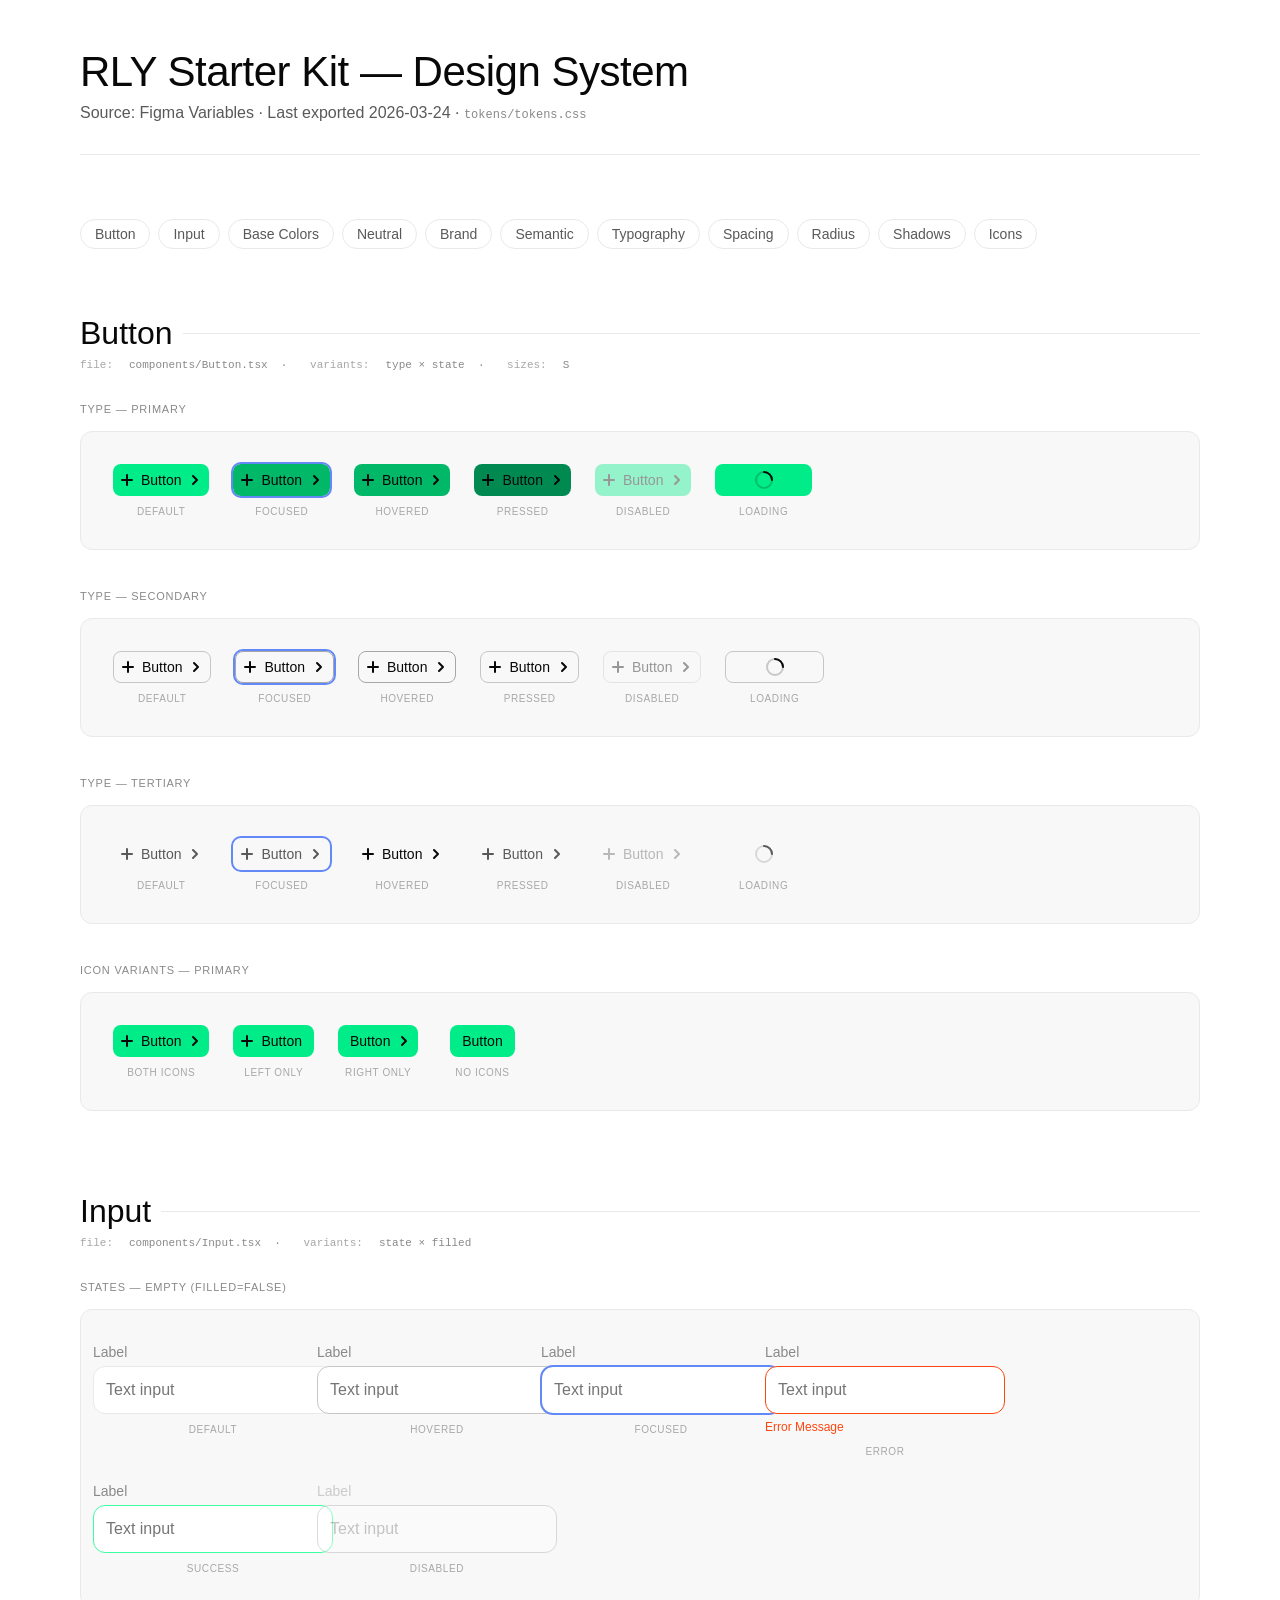
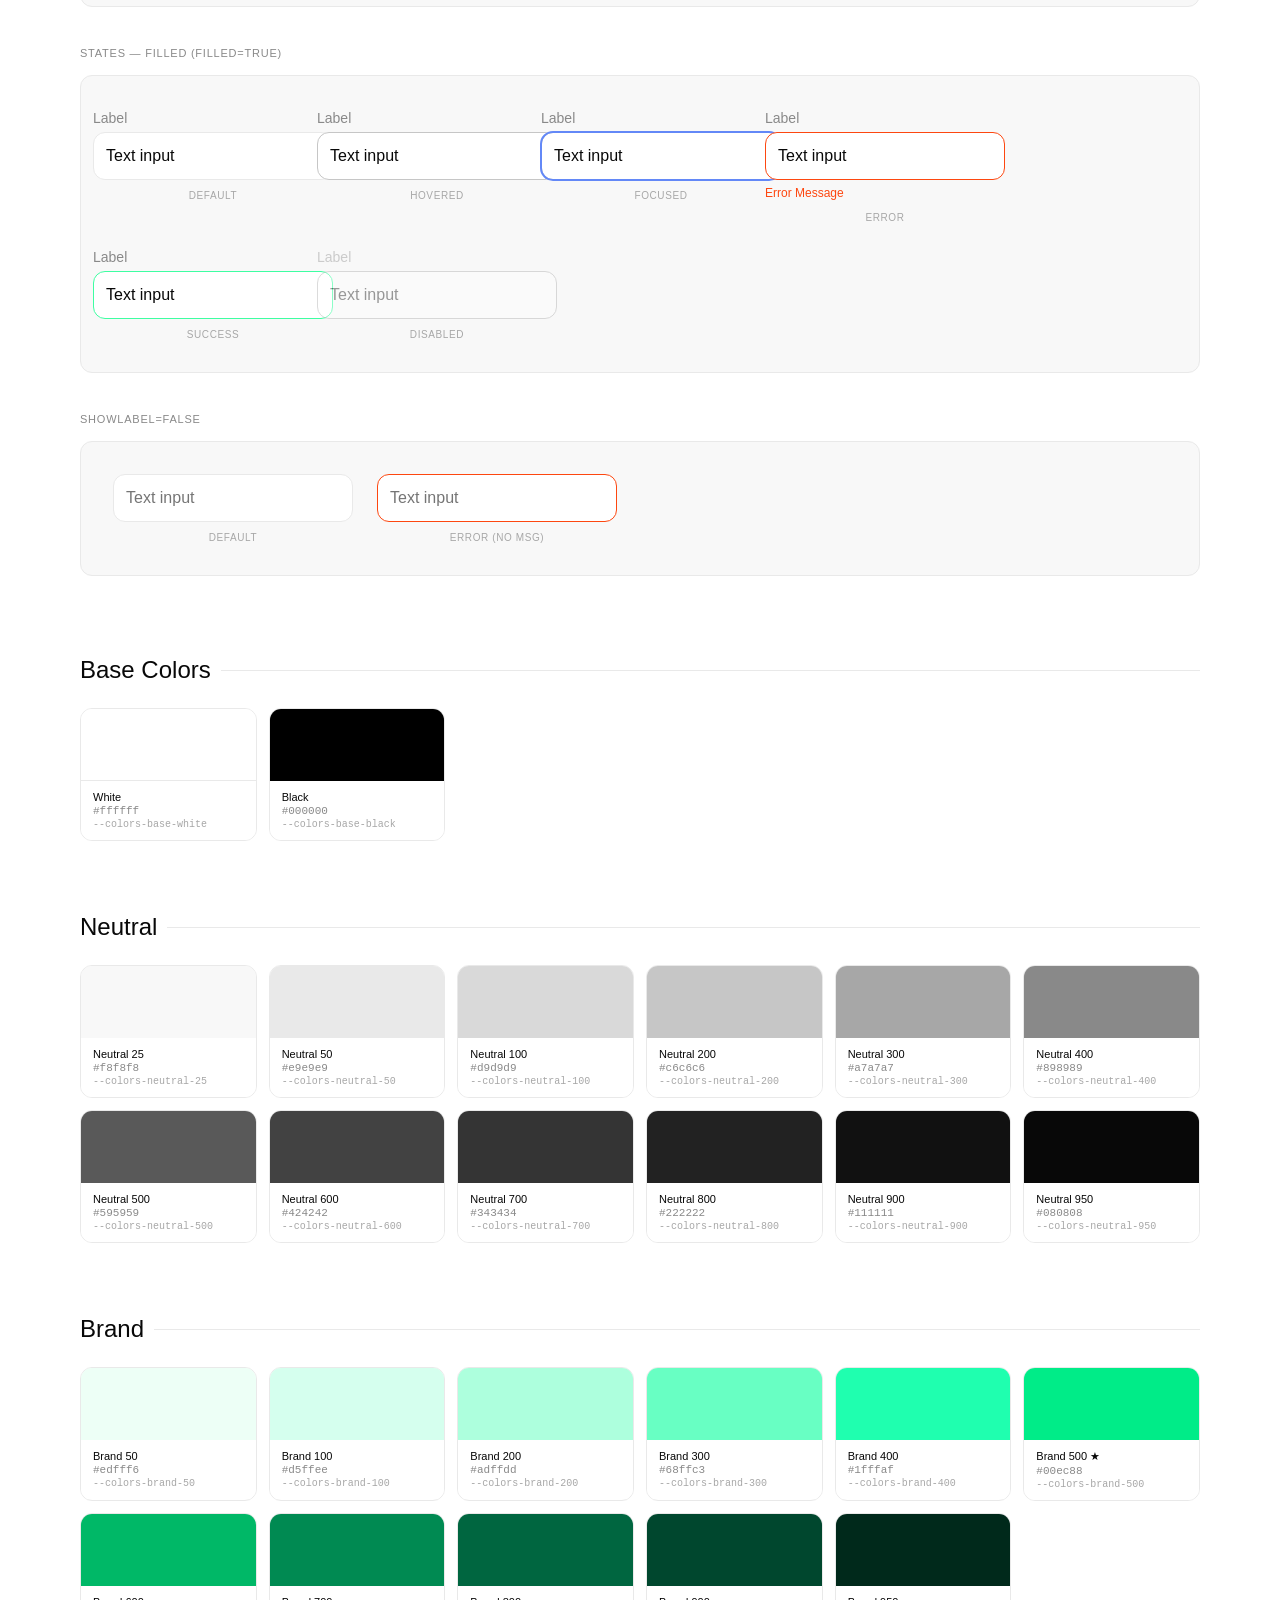
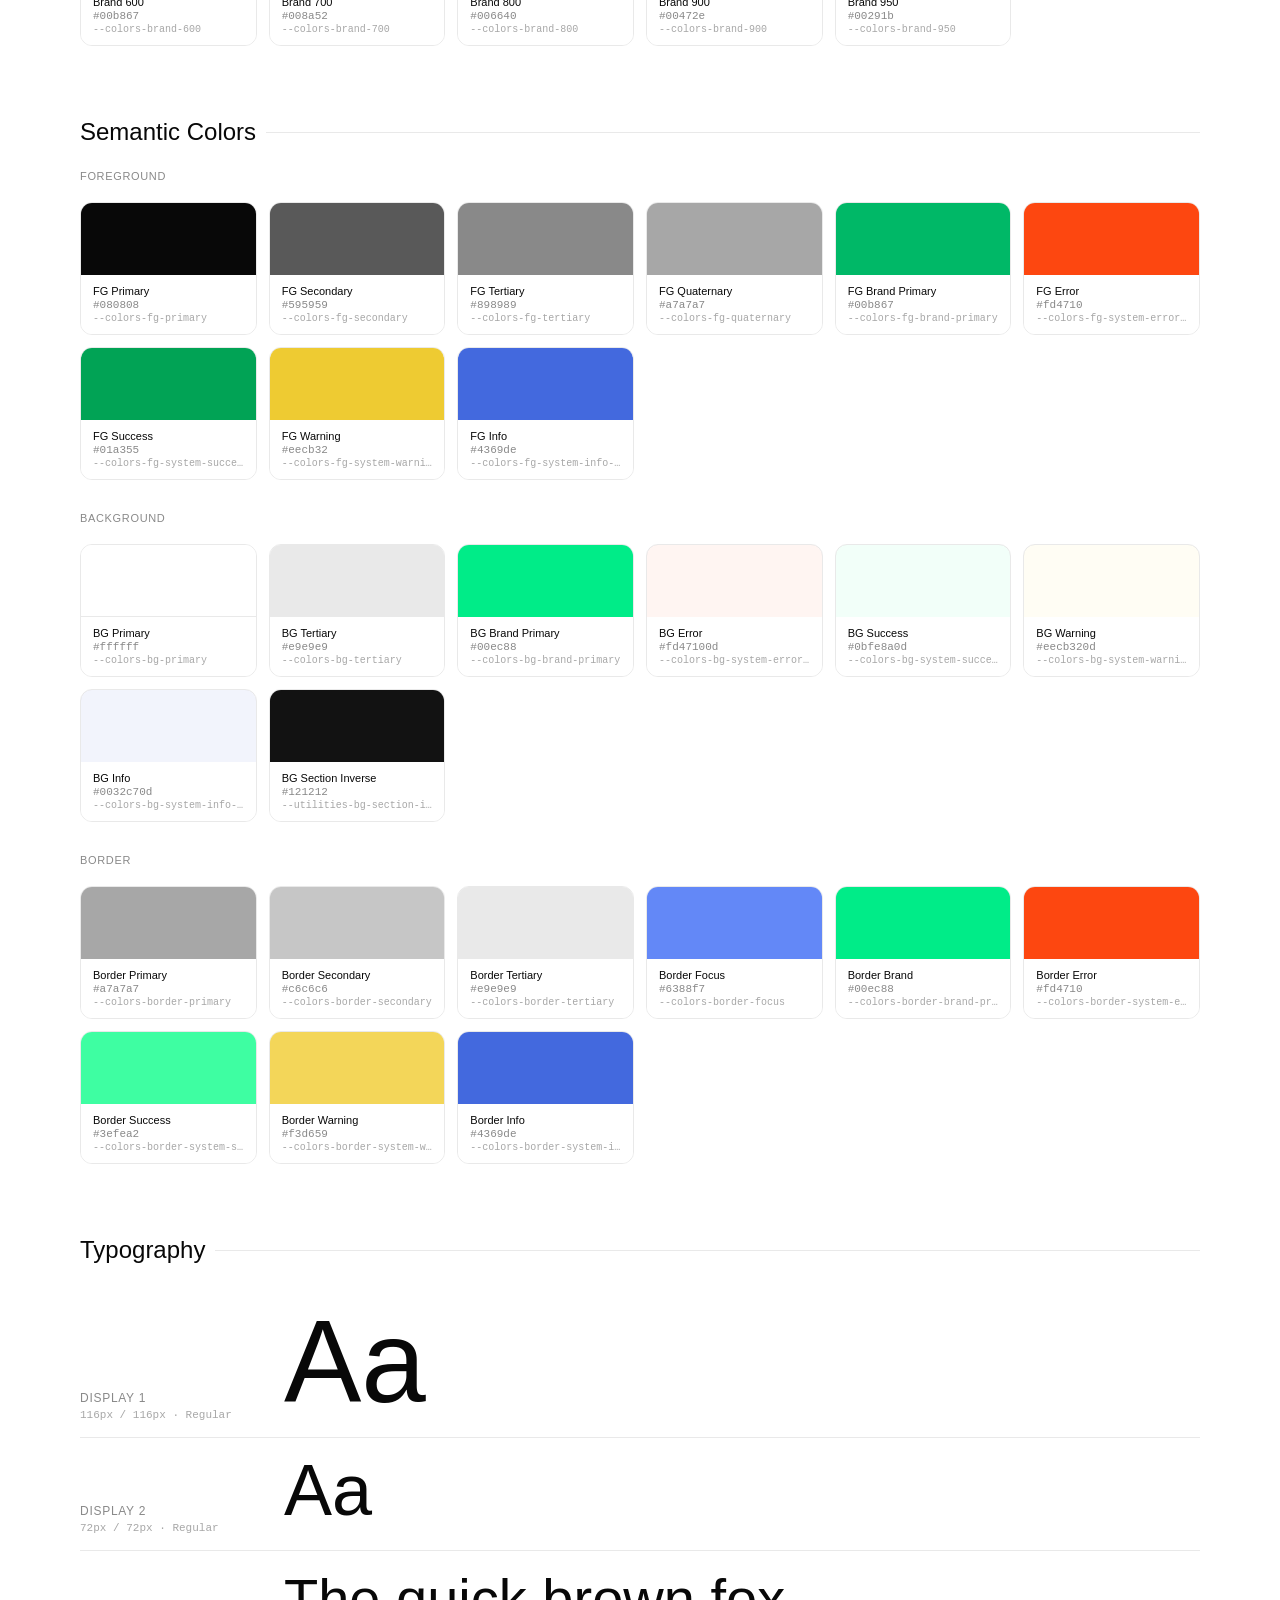
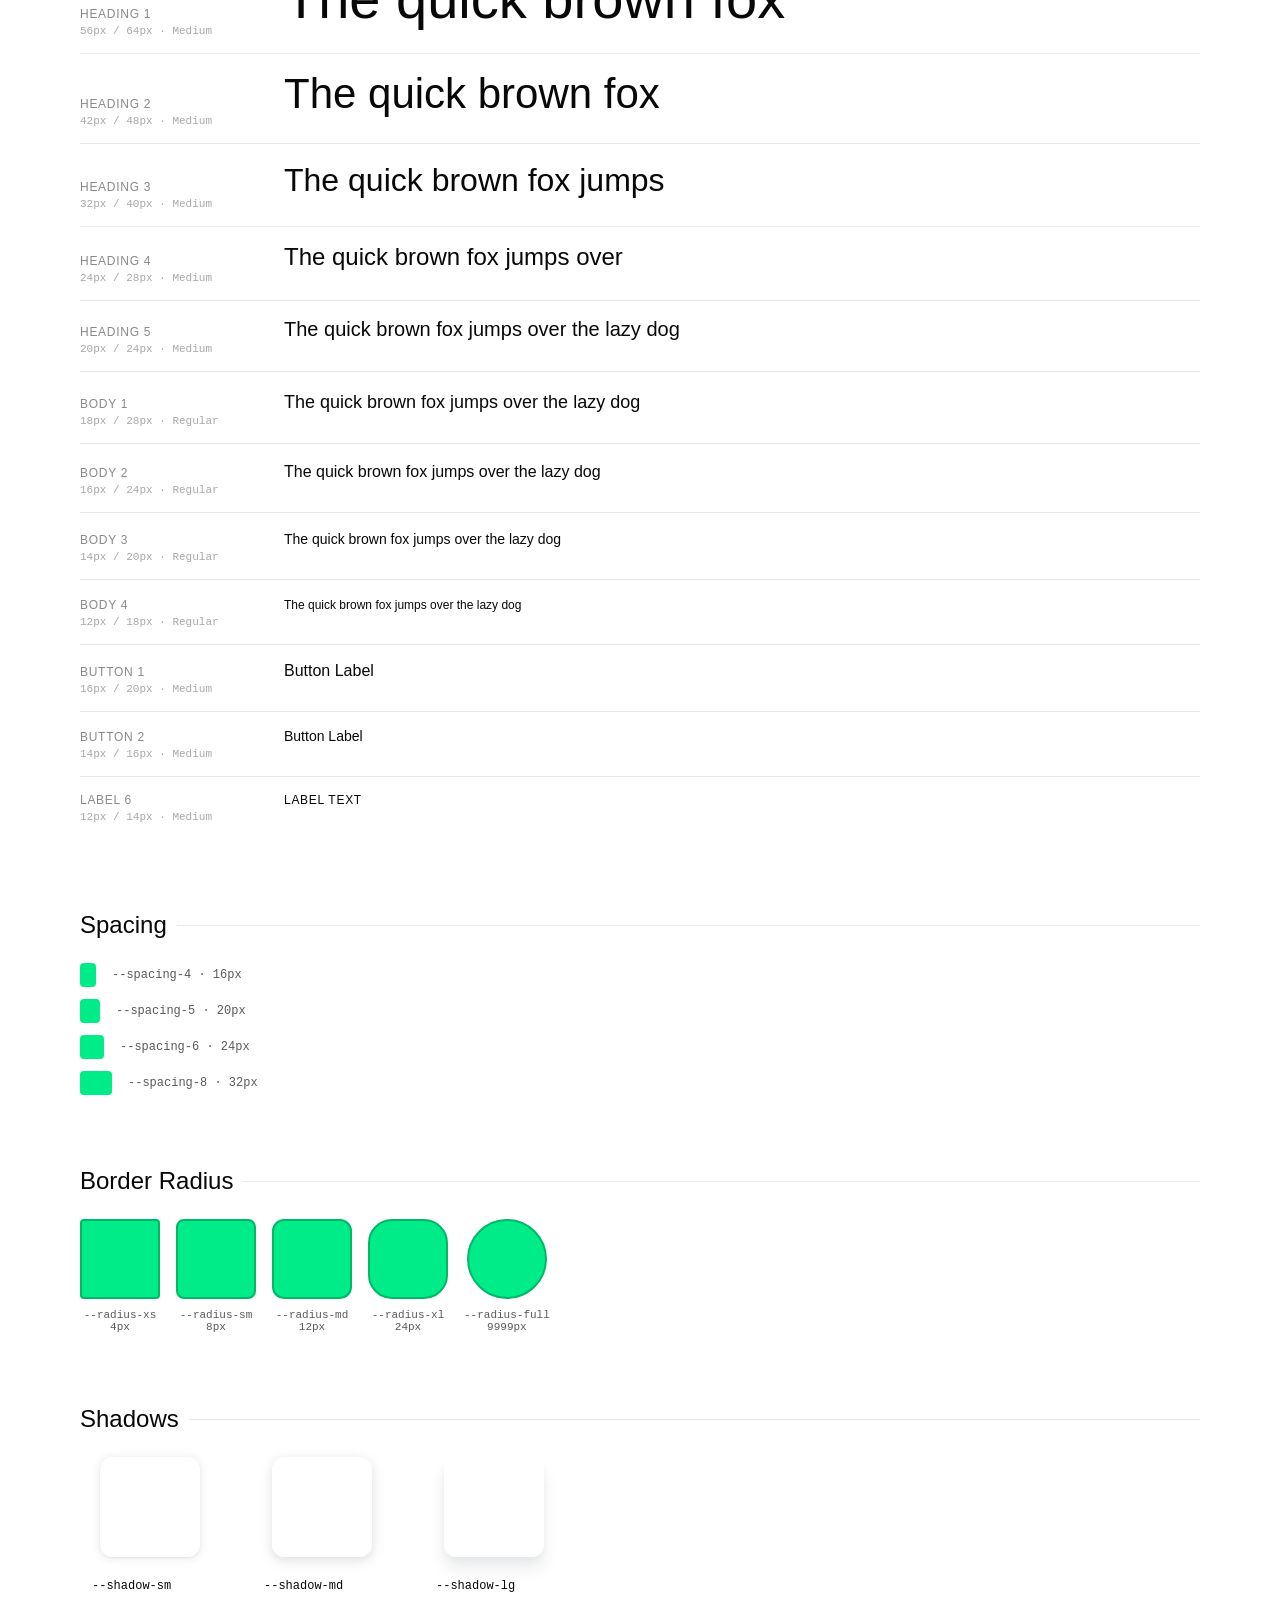
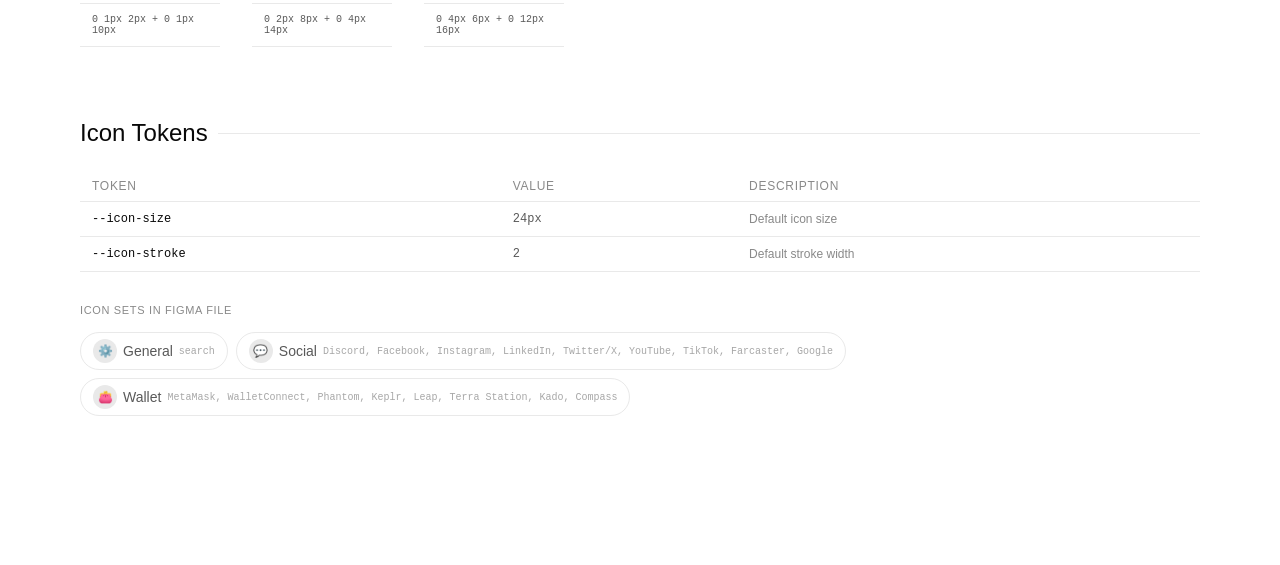
<file: showcase/index.html>
<!DOCTYPE html>
<html lang="en">
<head>
  <meta charset="UTF-8" />
  <meta name="viewport" content="width=device-width, initial-scale=1.0" />
  <title>RLY Starter Kit — Design System</title>
  <link rel="stylesheet" href="../tokens/tokens.css" />
  <style>
    *, *::before, *::after { box-sizing: border-box; margin: 0; padding: 0; }

    body {
      font-family: var(--font-family-body);
      background: var(--utilities-bg-section);
      color: var(--colors-fg-primary);
      padding: 48px 40px;
      max-width: 1200px;
      margin: 0 auto;
    }

    /* ── Layout ── */
    header {
      margin-bottom: 64px;
      border-bottom: 1px solid var(--colors-border-tertiary);
      padding-bottom: 32px;
    }
    header h1 {
      font-size: var(--heading-2-size);
      line-height: var(--heading-2-line-height);
      font-weight: 500;
      letter-spacing: -0.5px;
    }
    header p {
      font-size: var(--body-2-size);
      color: var(--colors-fg-secondary);
      margin-top: 8px;
    }

    nav {
      display: flex;
      flex-wrap: wrap;
      gap: 8px;
      margin-bottom: 64px;
    }
    nav a {
      font-size: var(--body-3-size);
      font-weight: 500;
      color: var(--colors-fg-secondary);
      text-decoration: none;
      padding: 6px 14px;
      border: 1px solid var(--colors-border-tertiary);
      border-radius: var(--radius-full);
      transition: all 0.15s;
    }
    nav a:hover {
      border-color: var(--colors-border-brand-primary);
      color: var(--colors-fg-brand-primary);
      background: var(--colors-bg-brand-primary);
      color: var(--colors-fg-primary);
    }

    section { margin-bottom: 72px; }
    section h2 {
      font-size: var(--heading-4-size);
      line-height: var(--heading-4-line-height);
      font-weight: 500;
      margin-bottom: 24px;
      display: flex;
      align-items: center;
      gap: 10px;
    }
    section h2::after {
      content: '';
      flex: 1;
      height: 1px;
      background: var(--colors-border-tertiary);
    }

    /* ── Token table ── */
    .token-table {
      width: 100%;
      border-collapse: collapse;
      font-size: var(--body-3-size);
    }
    .token-table thead th {
      text-align: left;
      padding: 8px 12px;
      font-size: var(--label-6-size);
      font-weight: 500;
      text-transform: uppercase;
      letter-spacing: 0.06em;
      color: var(--colors-fg-tertiary);
      border-bottom: 1px solid var(--colors-border-tertiary);
    }
    .token-table tbody tr:hover { background: var(--colors-neutral-25); }
    .token-table td {
      padding: 10px 12px;
      border-bottom: 1px solid var(--colors-border-tertiary);
      vertical-align: middle;
    }
    .token-name {
      font-family: "SF Mono", "Fira Code", monospace;
      font-size: 12px;
      color: var(--colors-fg-primary);
    }
    .token-value {
      font-family: "SF Mono", "Fira Code", monospace;
      font-size: 12px;
      color: var(--colors-fg-secondary);
    }

    /* ── Color swatches ── */
    .color-grid {
      display: grid;
      grid-template-columns: repeat(auto-fill, minmax(160px, 1fr));
      gap: 12px;
    }
    .swatch {
      border-radius: var(--radius-md);
      overflow: hidden;
      border: 1px solid var(--colors-border-tertiary);
    }
    .swatch-color {
      height: 72px;
      width: 100%;
    }
    .swatch-info {
      padding: 10px 12px;
      background: var(--colors-bg-primary);
    }
    .swatch-name {
      font-size: 11px;
      font-weight: 500;
      color: var(--colors-fg-primary);
      margin-bottom: 2px;
      white-space: nowrap;
      overflow: hidden;
      text-overflow: ellipsis;
    }
    .swatch-hex {
      font-family: "SF Mono", "Fira Code", monospace;
      font-size: 11px;
      color: var(--colors-fg-tertiary);
    }
    .swatch-var {
      font-family: "SF Mono", "Fira Code", monospace;
      font-size: 10px;
      color: var(--colors-fg-quaternary);
      margin-top: 2px;
      white-space: nowrap;
      overflow: hidden;
      text-overflow: ellipsis;
    }

    /* ── Typography specimens ── */
    .type-specimen {
      display: flex;
      align-items: baseline;
      gap: 24px;
      padding: 16px 0;
      border-bottom: 1px solid var(--colors-border-tertiary);
    }
    .type-specimen:last-child { border-bottom: none; }
    .type-meta {
      min-width: 180px;
      flex-shrink: 0;
    }
    .type-meta .type-label {
      font-size: var(--label-6-size);
      font-weight: 500;
      text-transform: uppercase;
      letter-spacing: 0.06em;
      color: var(--colors-fg-tertiary);
    }
    .type-meta .type-details {
      font-family: "SF Mono", "Fira Code", monospace;
      font-size: 11px;
      color: var(--colors-fg-quaternary);
      margin-top: 4px;
    }
    .type-preview { flex: 1; color: var(--colors-fg-primary); }

    /* ── Radius demos ── */
    .radius-grid {
      display: flex;
      flex-wrap: wrap;
      gap: 16px;
    }
    .radius-demo {
      display: flex;
      flex-direction: column;
      align-items: center;
      gap: 10px;
    }
    .radius-box {
      width: 80px;
      height: 80px;
      background: var(--colors-bg-brand-primary);
      border: 2px solid var(--colors-brand-600);
    }
    .radius-label {
      font-size: 11px;
      font-family: "SF Mono", "Fira Code", monospace;
      color: var(--colors-fg-secondary);
      text-align: center;
    }

    /* ── Spacing demos ── */
    .spacing-list { display: flex; flex-direction: column; gap: 12px; }
    .spacing-item { display: flex; align-items: center; gap: 16px; }
    .spacing-bar {
      height: 24px;
      background: var(--colors-bg-brand-primary);
      border-radius: var(--radius-xs);
      flex-shrink: 0;
    }
    .spacing-info {
      font-family: "SF Mono", "Fira Code", monospace;
      font-size: 12px;
      color: var(--colors-fg-secondary);
    }

    /* ── Shadow demos ── */
    .shadow-grid {
      display: flex;
      flex-wrap: wrap;
      gap: 32px;
    }
    .shadow-demo {
      display: flex;
      flex-direction: column;
      align-items: center;
      gap: 12px;
    }
    .shadow-box {
      width: 100px;
      height: 100px;
      background: var(--colors-bg-primary);
      border-radius: var(--radius-md);
    }
    .shadow-box.sm { box-shadow: var(--shadow-sm); }
    .shadow-box.md { box-shadow: var(--shadow-md); }
    .shadow-box.lg { box-shadow: var(--shadow-lg); }

    /* ── Icon chips ── */
    .icon-grid {
      display: flex;
      flex-wrap: wrap;
      gap: 8px;
    }
    .icon-chip {
      display: inline-flex;
      align-items: center;
      gap: 6px;
      padding: 6px 12px;
      border: 1px solid var(--colors-border-tertiary);
      border-radius: var(--radius-full);
      font-size: var(--body-3-size);
      color: var(--colors-fg-secondary);
    }
    .icon-chip span {
      font-size: 10px;
      font-family: "SF Mono", "Fira Code", monospace;
      color: var(--colors-fg-quaternary);
    }
    .icon-dot {
      width: var(--icon-size);
      height: var(--icon-size);
      border-radius: 50%;
      background: var(--colors-neutral-50);
      display: flex;
      align-items: center;
      justify-content: center;
      font-size: 12px;
    }

    /* ── Component showcase ── */
    .component-section {
      margin-bottom: 80px;
    }
    .component-header {
      margin-bottom: 32px;
    }
    .component-header h2 {
      font-size: var(--heading-3-size);
      line-height: var(--heading-3-line-height);
      font-weight: 500;
      display: flex;
      align-items: center;
      gap: 10px;
      margin-bottom: 6px;
    }
    .component-header h2::after {
      content: '';
      flex: 1;
      height: 1px;
      background: var(--colors-border-tertiary);
    }
    .component-meta {
      display: flex;
      gap: 16px;
      font-size: 11px;
      color: var(--colors-fg-tertiary);
      font-family: "SF Mono", "Fira Code", monospace;
    }
    .component-meta span { color: var(--colors-fg-quaternary); }

    /* variant grid */
    .variant-group { margin-bottom: 40px; }
    .variant-group-label {
      font-size: 11px;
      font-weight: 500;
      text-transform: uppercase;
      letter-spacing: 0.07em;
      color: var(--colors-fg-tertiary);
      margin-bottom: 16px;
    }
    .variant-row {
      display: flex;
      flex-wrap: wrap;
      gap: 24px;
      align-items: flex-start;
      padding: 32px;
      background: var(--colors-neutral-25);
      border-radius: var(--radius-md);
      border: 1px solid var(--colors-border-tertiary);
    }
    .variant-row.dark-bg {
      background: var(--utilities-bg-section-inverse);
      border-color: #333;
    }
    .variant-cell {
      display: flex;
      flex-direction: column;
      align-items: center;
      gap: 10px;
      min-width: 80px;
    }
    .variant-label {
      font-size: 10px;
      font-weight: 500;
      text-transform: uppercase;
      letter-spacing: 0.06em;
      color: var(--colors-fg-quaternary);
      text-align: center;
    }
    .variant-row.dark-bg .variant-label { color: #666; }

    /* ── Button component ── */
    .rly-btn {
      position: relative;
      display: inline-flex;
      align-items: center;
      justify-content: center;
      height: 32px;
      padding: 0 6px;
      border-radius: var(--radius-sm);
      border: none;
      cursor: pointer;
      outline: none;
      user-select: none;
      font-family: var(--font-family-body);
      font-size: var(--button-2-size);
      line-height: var(--button-2-line-height);
      font-weight: var(--button-2-weight);
      text-transform: capitalize;
      white-space: nowrap;
      gap: 0;
      transition: background 0.15s, border-color 0.15s, opacity 0.15s;
      overflow: hidden;
    }
    .rly-btn-text { padding: 0 6px; }
    .rly-btn-icon { display: flex; flex-shrink: 0; }

    /* Primary */
    .rly-btn-primary            { background: var(--colors-bg-brand-primary);   color: var(--colors-fg-primary); }
    .rly-btn-primary.hovered    { background: var(--colors-bg-brand-secondary);  }
    .rly-btn-primary.pressed    { background: var(--colors-bg-brand-tertiary);   }
    .rly-btn-primary.focused    { background: var(--colors-bg-brand-secondary); overflow: visible; }
    .rly-btn-primary.disabled   { background: var(--colors-bg-brand-primary); opacity: 0.4; cursor: not-allowed; }
    .rly-btn-primary.loading    { background: var(--colors-bg-brand-primary); }

    /* Secondary */
    .rly-btn-secondary          { background: transparent; color: var(--colors-fg-primary); border: 1px solid var(--colors-border-secondary); }
    .rly-btn-secondary.hovered  { border-color: var(--colors-border-primary); }
    .rly-btn-secondary.pressed  { border-color: var(--colors-border-secondary); }
    .rly-btn-secondary.focused  { border-color: var(--colors-border-primary); overflow: visible; }
    .rly-btn-secondary.disabled { border-color: var(--colors-border-secondary); opacity: 0.4; cursor: not-allowed; }
    .rly-btn-secondary.loading  { border-color: var(--colors-border-secondary); }

    /* Tertiary */
    .rly-btn-tertiary           { background: transparent; border: none; color: var(--colors-fg-secondary); }
    .rly-btn-tertiary.focused   { overflow: visible; }
    .rly-btn-tertiary.disabled  { opacity: 0.4; cursor: not-allowed; }

    /* Focus ring (rendered as ::after pseudo) */
    .rly-btn.focused::after {
      content: '';
      position: absolute;
      inset: -2px;
      border: 2px solid var(--colors-border-focus);
      border-radius: 10px;
      pointer-events: none;
    }
    .rly-btn-secondary.focused::after { inset: -3px; border-radius: 10px; }

    /* Spinner */
    .rly-spinner {
      position: absolute;
      left: 50%; top: 50%;
      transform: translate(-50%, -50%);
      width: 20px; height: 20px;
      animation: rly-spin 0.8s linear infinite;
    }
    @keyframes rly-spin { to { transform: translate(-50%,-50%) rotate(360deg); } }
    .rly-spinner circle { stroke: currentColor; stroke-opacity: 0.2; }
    .rly-spinner path   { stroke: currentColor; }
    .rly-btn.loading .rly-btn-text,
    .rly-btn.loading .rly-btn-icon { opacity: 0; }

    /* ── Input component ── */
    .rly-field {
      display: flex;
      flex-direction: column;
      gap: 4px;
      width: 240px;
    }
    .rly-field.disabled { opacity: 0.4; }
    .rly-field label {
      font-family: var(--font-family-body);
      font-size: var(--body-3-size);
      line-height: var(--body-3-line-height);
      font-weight: 400;
      color: var(--colors-fg-tertiary);
    }
    .rly-input-wrap {
      position: relative;
      display: flex;
      align-items: center;
      height: 48px;
      border-radius: var(--radius-md);
      border: 1px solid var(--colors-border-tertiary);
      background: var(--colors-bg-primary);
      overflow: hidden;
      transition: border-color 0.15s;
    }
    .rly-input-wrap.hovered  { border-color: var(--colors-border-secondary); }
    .rly-input-wrap.focused  { border-color: var(--colors-border-secondary); overflow: visible; }
    .rly-input-wrap.error    { border-color: var(--colors-border-system-error-primary); }
    .rly-input-wrap.success  { border-color: var(--colors-border-system-success-primary); }
    .rly-input-wrap.disabled { border-color: var(--colors-border-primary); }

    .rly-input-wrap input {
      flex: 1;
      padding: 8px 12px;
      border: none;
      outline: none;
      background: transparent;
      font-family: var(--font-family-body);
      font-size: var(--body-2-size);
      line-height: var(--body-2-line-height);
      font-weight: 400;
      color: var(--colors-fg-primary);
      pointer-events: none;
    }
    .rly-input-wrap input.placeholder { color: var(--colors-fg-secondary); }

    /* Focus ring */
    .rly-input-wrap.focused::after {
      content: '';
      position: absolute;
      inset: -2px;
      border: 2px solid var(--colors-border-focus);
      border-radius: 13px;
      pointer-events: none;
    }

    .rly-field .error-msg {
      font-family: var(--font-family-body);
      font-size: var(--body-4-size);
      line-height: var(--body-4-line-height);
      font-weight: 400;
      color: var(--colors-fg-system-error-primary);
    }

  </style>
</head>
<body>

  <header>
    <h1>RLY Starter Kit — Design System</h1>
    <p>Source: Figma Variables · Last exported 2026-03-24 · <code style="font-size:12px;color:var(--colors-fg-tertiary)">tokens/tokens.css</code></p>
  </header>

  <nav>
    <a href="#component-button">Button</a>
    <a href="#component-input">Input</a>
    <a href="#colors-base">Base Colors</a>
    <a href="#colors-neutral">Neutral</a>
    <a href="#colors-brand">Brand</a>
    <a href="#colors-semantic">Semantic</a>
    <a href="#typography">Typography</a>
    <a href="#spacing">Spacing</a>
    <a href="#radius">Radius</a>
    <a href="#shadows">Shadows</a>
    <a href="#icons">Icons</a>
  </nav>

  <!-- ════════════════════════════════════════════
       COMPONENTS
  ════════════════════════════════════════════ -->

  <!-- ── BUTTON ── -->
  <section id="component-button" class="component-section">
    <div class="component-header">
      <h2>Button</h2>
      <div class="component-meta">
        <span>file:</span> components/Button.tsx &nbsp;·&nbsp;
        <span>variants:</span> type × state &nbsp;·&nbsp;
        <span>sizes:</span> S
      </div>
    </div>

    <!-- Primary -->
    <div class="variant-group">
      <div class="variant-group-label">Type — Primary</div>
      <div class="variant-row">
        <div class="variant-cell">
          <button class="rly-btn rly-btn-primary">
            <span class="rly-btn-icon"><svg width="16" height="16" viewBox="0 0 16 16" fill="none"><path d="M8 3v10M3 8h10" stroke="currentColor" stroke-width="2" stroke-linecap="round"/></svg></span>
            <span class="rly-btn-text">Button</span>
            <span class="rly-btn-icon"><svg width="16" height="16" viewBox="0 0 16 16" fill="none"><path d="M6 4l4 4-4 4" stroke="currentColor" stroke-width="2" stroke-linecap="round" stroke-linejoin="round"/></svg></span>
          </button>
          <div class="variant-label">Default</div>
        </div>
        <div class="variant-cell">
          <button class="rly-btn rly-btn-primary focused">
            <span class="rly-btn-icon"><svg width="16" height="16" viewBox="0 0 16 16" fill="none"><path d="M8 3v10M3 8h10" stroke="currentColor" stroke-width="2" stroke-linecap="round"/></svg></span>
            <span class="rly-btn-text">Button</span>
            <span class="rly-btn-icon"><svg width="16" height="16" viewBox="0 0 16 16" fill="none"><path d="M6 4l4 4-4 4" stroke="currentColor" stroke-width="2" stroke-linecap="round" stroke-linejoin="round"/></svg></span>
          </button>
          <div class="variant-label">Focused</div>
        </div>
        <div class="variant-cell">
          <button class="rly-btn rly-btn-primary hovered">
            <span class="rly-btn-icon"><svg width="16" height="16" viewBox="0 0 16 16" fill="none"><path d="M8 3v10M3 8h10" stroke="currentColor" stroke-width="2" stroke-linecap="round"/></svg></span>
            <span class="rly-btn-text">Button</span>
            <span class="rly-btn-icon"><svg width="16" height="16" viewBox="0 0 16 16" fill="none"><path d="M6 4l4 4-4 4" stroke="currentColor" stroke-width="2" stroke-linecap="round" stroke-linejoin="round"/></svg></span>
          </button>
          <div class="variant-label">Hovered</div>
        </div>
        <div class="variant-cell">
          <button class="rly-btn rly-btn-primary pressed">
            <span class="rly-btn-icon"><svg width="16" height="16" viewBox="0 0 16 16" fill="none"><path d="M8 3v10M3 8h10" stroke="currentColor" stroke-width="2" stroke-linecap="round"/></svg></span>
            <span class="rly-btn-text">Button</span>
            <span class="rly-btn-icon"><svg width="16" height="16" viewBox="0 0 16 16" fill="none"><path d="M6 4l4 4-4 4" stroke="currentColor" stroke-width="2" stroke-linecap="round" stroke-linejoin="round"/></svg></span>
          </button>
          <div class="variant-label">Pressed</div>
        </div>
        <div class="variant-cell">
          <button class="rly-btn rly-btn-primary disabled" disabled>
            <span class="rly-btn-icon"><svg width="16" height="16" viewBox="0 0 16 16" fill="none"><path d="M8 3v10M3 8h10" stroke="currentColor" stroke-width="2" stroke-linecap="round"/></svg></span>
            <span class="rly-btn-text">Button</span>
            <span class="rly-btn-icon"><svg width="16" height="16" viewBox="0 0 16 16" fill="none"><path d="M6 4l4 4-4 4" stroke="currentColor" stroke-width="2" stroke-linecap="round" stroke-linejoin="round"/></svg></span>
          </button>
          <div class="variant-label">Disabled</div>
        </div>
        <div class="variant-cell">
          <button class="rly-btn rly-btn-primary loading">
            <span class="rly-btn-icon"><svg width="16" height="16" viewBox="0 0 16 16" fill="none"><path d="M8 3v10M3 8h10" stroke="currentColor" stroke-width="2" stroke-linecap="round"/></svg></span>
            <span class="rly-btn-text">Button</span>
            <span class="rly-btn-icon"><svg width="16" height="16" viewBox="0 0 16 16" fill="none"><path d="M6 4l4 4-4 4" stroke="currentColor" stroke-width="2" stroke-linecap="round" stroke-linejoin="round"/></svg></span>
            <svg class="rly-spinner" viewBox="0 0 20 20" fill="none">
              <circle cx="10" cy="10" r="8" stroke-width="2"/>
              <path d="M10 2a8 8 0 0 1 8 8" stroke-width="2" stroke-linecap="round"/>
            </svg>
          </button>
          <div class="variant-label">Loading</div>
        </div>
      </div>
    </div>

    <!-- Secondary -->
    <div class="variant-group">
      <div class="variant-group-label">Type — Secondary</div>
      <div class="variant-row">
        <div class="variant-cell">
          <button class="rly-btn rly-btn-secondary">
            <span class="rly-btn-icon"><svg width="16" height="16" viewBox="0 0 16 16" fill="none"><path d="M8 3v10M3 8h10" stroke="currentColor" stroke-width="2" stroke-linecap="round"/></svg></span>
            <span class="rly-btn-text">Button</span>
            <span class="rly-btn-icon"><svg width="16" height="16" viewBox="0 0 16 16" fill="none"><path d="M6 4l4 4-4 4" stroke="currentColor" stroke-width="2" stroke-linecap="round" stroke-linejoin="round"/></svg></span>
          </button>
          <div class="variant-label">Default</div>
        </div>
        <div class="variant-cell">
          <button class="rly-btn rly-btn-secondary focused">
            <span class="rly-btn-icon"><svg width="16" height="16" viewBox="0 0 16 16" fill="none"><path d="M8 3v10M3 8h10" stroke="currentColor" stroke-width="2" stroke-linecap="round"/></svg></span>
            <span class="rly-btn-text">Button</span>
            <span class="rly-btn-icon"><svg width="16" height="16" viewBox="0 0 16 16" fill="none"><path d="M6 4l4 4-4 4" stroke="currentColor" stroke-width="2" stroke-linecap="round" stroke-linejoin="round"/></svg></span>
          </button>
          <div class="variant-label">Focused</div>
        </div>
        <div class="variant-cell">
          <button class="rly-btn rly-btn-secondary hovered">
            <span class="rly-btn-icon"><svg width="16" height="16" viewBox="0 0 16 16" fill="none"><path d="M8 3v10M3 8h10" stroke="currentColor" stroke-width="2" stroke-linecap="round"/></svg></span>
            <span class="rly-btn-text">Button</span>
            <span class="rly-btn-icon"><svg width="16" height="16" viewBox="0 0 16 16" fill="none"><path d="M6 4l4 4-4 4" stroke="currentColor" stroke-width="2" stroke-linecap="round" stroke-linejoin="round"/></svg></span>
          </button>
          <div class="variant-label">Hovered</div>
        </div>
        <div class="variant-cell">
          <button class="rly-btn rly-btn-secondary pressed">
            <span class="rly-btn-icon"><svg width="16" height="16" viewBox="0 0 16 16" fill="none"><path d="M8 3v10M3 8h10" stroke="currentColor" stroke-width="2" stroke-linecap="round"/></svg></span>
            <span class="rly-btn-text">Button</span>
            <span class="rly-btn-icon"><svg width="16" height="16" viewBox="0 0 16 16" fill="none"><path d="M6 4l4 4-4 4" stroke="currentColor" stroke-width="2" stroke-linecap="round" stroke-linejoin="round"/></svg></span>
          </button>
          <div class="variant-label">Pressed</div>
        </div>
        <div class="variant-cell">
          <button class="rly-btn rly-btn-secondary disabled" disabled>
            <span class="rly-btn-icon"><svg width="16" height="16" viewBox="0 0 16 16" fill="none"><path d="M8 3v10M3 8h10" stroke="currentColor" stroke-width="2" stroke-linecap="round"/></svg></span>
            <span class="rly-btn-text">Button</span>
            <span class="rly-btn-icon"><svg width="16" height="16" viewBox="0 0 16 16" fill="none"><path d="M6 4l4 4-4 4" stroke="currentColor" stroke-width="2" stroke-linecap="round" stroke-linejoin="round"/></svg></span>
          </button>
          <div class="variant-label">Disabled</div>
        </div>
        <div class="variant-cell">
          <button class="rly-btn rly-btn-secondary loading">
            <span class="rly-btn-icon"><svg width="16" height="16" viewBox="0 0 16 16" fill="none"><path d="M8 3v10M3 8h10" stroke="currentColor" stroke-width="2" stroke-linecap="round"/></svg></span>
            <span class="rly-btn-text">Button</span>
            <span class="rly-btn-icon"><svg width="16" height="16" viewBox="0 0 16 16" fill="none"><path d="M6 4l4 4-4 4" stroke="currentColor" stroke-width="2" stroke-linecap="round" stroke-linejoin="round"/></svg></span>
            <svg class="rly-spinner" viewBox="0 0 20 20" fill="none">
              <circle cx="10" cy="10" r="8" stroke-width="2"/>
              <path d="M10 2a8 8 0 0 1 8 8" stroke-width="2" stroke-linecap="round"/>
            </svg>
          </button>
          <div class="variant-label">Loading</div>
        </div>
      </div>
    </div>

    <!-- Tertiary -->
    <div class="variant-group">
      <div class="variant-group-label">Type — Tertiary</div>
      <div class="variant-row">
        <div class="variant-cell">
          <button class="rly-btn rly-btn-tertiary">
            <span class="rly-btn-icon"><svg width="16" height="16" viewBox="0 0 16 16" fill="none"><path d="M8 3v10M3 8h10" stroke="currentColor" stroke-width="2" stroke-linecap="round"/></svg></span>
            <span class="rly-btn-text">Button</span>
            <span class="rly-btn-icon"><svg width="16" height="16" viewBox="0 0 16 16" fill="none"><path d="M6 4l4 4-4 4" stroke="currentColor" stroke-width="2" stroke-linecap="round" stroke-linejoin="round"/></svg></span>
          </button>
          <div class="variant-label">Default</div>
        </div>
        <div class="variant-cell">
          <button class="rly-btn rly-btn-tertiary focused">
            <span class="rly-btn-icon"><svg width="16" height="16" viewBox="0 0 16 16" fill="none"><path d="M8 3v10M3 8h10" stroke="currentColor" stroke-width="2" stroke-linecap="round"/></svg></span>
            <span class="rly-btn-text">Button</span>
            <span class="rly-btn-icon"><svg width="16" height="16" viewBox="0 0 16 16" fill="none"><path d="M6 4l4 4-4 4" stroke="currentColor" stroke-width="2" stroke-linecap="round" stroke-linejoin="round"/></svg></span>
          </button>
          <div class="variant-label">Focused</div>
        </div>
        <div class="variant-cell">
          <button class="rly-btn rly-btn-tertiary hovered" style="color:var(--colors-fg-primary)">
            <span class="rly-btn-icon"><svg width="16" height="16" viewBox="0 0 16 16" fill="none"><path d="M8 3v10M3 8h10" stroke="currentColor" stroke-width="2" stroke-linecap="round"/></svg></span>
            <span class="rly-btn-text">Button</span>
            <span class="rly-btn-icon"><svg width="16" height="16" viewBox="0 0 16 16" fill="none"><path d="M6 4l4 4-4 4" stroke="currentColor" stroke-width="2" stroke-linecap="round" stroke-linejoin="round"/></svg></span>
          </button>
          <div class="variant-label">Hovered</div>
        </div>
        <div class="variant-cell">
          <button class="rly-btn rly-btn-tertiary pressed">
            <span class="rly-btn-icon"><svg width="16" height="16" viewBox="0 0 16 16" fill="none"><path d="M8 3v10M3 8h10" stroke="currentColor" stroke-width="2" stroke-linecap="round"/></svg></span>
            <span class="rly-btn-text">Button</span>
            <span class="rly-btn-icon"><svg width="16" height="16" viewBox="0 0 16 16" fill="none"><path d="M6 4l4 4-4 4" stroke="currentColor" stroke-width="2" stroke-linecap="round" stroke-linejoin="round"/></svg></span>
          </button>
          <div class="variant-label">Pressed</div>
        </div>
        <div class="variant-cell">
          <button class="rly-btn rly-btn-tertiary disabled" disabled>
            <span class="rly-btn-icon"><svg width="16" height="16" viewBox="0 0 16 16" fill="none"><path d="M8 3v10M3 8h10" stroke="currentColor" stroke-width="2" stroke-linecap="round"/></svg></span>
            <span class="rly-btn-text">Button</span>
            <span class="rly-btn-icon"><svg width="16" height="16" viewBox="0 0 16 16" fill="none"><path d="M6 4l4 4-4 4" stroke="currentColor" stroke-width="2" stroke-linecap="round" stroke-linejoin="round"/></svg></span>
          </button>
          <div class="variant-label">Disabled</div>
        </div>
        <div class="variant-cell">
          <button class="rly-btn rly-btn-tertiary loading">
            <span class="rly-btn-icon"><svg width="16" height="16" viewBox="0 0 16 16" fill="none"><path d="M8 3v10M3 8h10" stroke="currentColor" stroke-width="2" stroke-linecap="round"/></svg></span>
            <span class="rly-btn-text">Button</span>
            <span class="rly-btn-icon"><svg width="16" height="16" viewBox="0 0 16 16" fill="none"><path d="M6 4l4 4-4 4" stroke="currentColor" stroke-width="2" stroke-linecap="round" stroke-linejoin="round"/></svg></span>
            <svg class="rly-spinner" viewBox="0 0 20 20" fill="none">
              <circle cx="10" cy="10" r="8" stroke-width="2"/>
              <path d="M10 2a8 8 0 0 1 8 8" stroke-width="2" stroke-linecap="round"/>
            </svg>
          </button>
          <div class="variant-label">Loading</div>
        </div>
      </div>
    </div>

    <!-- Icon variants -->
    <div class="variant-group">
      <div class="variant-group-label">Icon variants — Primary</div>
      <div class="variant-row">
        <div class="variant-cell">
          <button class="rly-btn rly-btn-primary">
            <span class="rly-btn-icon"><svg width="16" height="16" viewBox="0 0 16 16" fill="none"><path d="M8 3v10M3 8h10" stroke="currentColor" stroke-width="2" stroke-linecap="round"/></svg></span>
            <span class="rly-btn-text">Button</span>
            <span class="rly-btn-icon"><svg width="16" height="16" viewBox="0 0 16 16" fill="none"><path d="M6 4l4 4-4 4" stroke="currentColor" stroke-width="2" stroke-linecap="round" stroke-linejoin="round"/></svg></span>
          </button>
          <div class="variant-label">Both icons</div>
        </div>
        <div class="variant-cell">
          <button class="rly-btn rly-btn-primary">
            <span class="rly-btn-icon"><svg width="16" height="16" viewBox="0 0 16 16" fill="none"><path d="M8 3v10M3 8h10" stroke="currentColor" stroke-width="2" stroke-linecap="round"/></svg></span>
            <span class="rly-btn-text">Button</span>
          </button>
          <div class="variant-label">Left only</div>
        </div>
        <div class="variant-cell">
          <button class="rly-btn rly-btn-primary">
            <span class="rly-btn-text">Button</span>
            <span class="rly-btn-icon"><svg width="16" height="16" viewBox="0 0 16 16" fill="none"><path d="M6 4l4 4-4 4" stroke="currentColor" stroke-width="2" stroke-linecap="round" stroke-linejoin="round"/></svg></span>
          </button>
          <div class="variant-label">Right only</div>
        </div>
        <div class="variant-cell">
          <button class="rly-btn rly-btn-primary">
            <span class="rly-btn-text">Button</span>
          </button>
          <div class="variant-label">No icons</div>
        </div>
      </div>
    </div>
  </section>

  <!-- ── INPUT ── -->
  <section id="component-input" class="component-section">
    <div class="component-header">
      <h2>Input</h2>
      <div class="component-meta">
        <span>file:</span> components/Input.tsx &nbsp;·&nbsp;
        <span>variants:</span> state × filled
      </div>
    </div>

    <!-- States: empty -->
    <div class="variant-group">
      <div class="variant-group-label">States — Empty (filled=false)</div>
      <div class="variant-row" style="align-items:flex-start; flex-wrap:wrap;">
        <div class="variant-cell" style="width:200px;">
          <div class="rly-field">
            <label>Label</label>
            <div class="rly-input-wrap">
              <input type="text" placeholder="Text input" class="placeholder" readonly />
            </div>
          </div>
          <div class="variant-label">Default</div>
        </div>
        <div class="variant-cell" style="width:200px;">
          <div class="rly-field">
            <label>Label</label>
            <div class="rly-input-wrap hovered">
              <input type="text" placeholder="Text input" class="placeholder" readonly />
            </div>
          </div>
          <div class="variant-label">Hovered</div>
        </div>
        <div class="variant-cell" style="width:200px;">
          <div class="rly-field">
            <label>Label</label>
            <div class="rly-input-wrap focused">
              <input type="text" placeholder="Text input" class="placeholder" readonly />
            </div>
          </div>
          <div class="variant-label">Focused</div>
        </div>
        <div class="variant-cell" style="width:200px;">
          <div class="rly-field">
            <label>Label</label>
            <div class="rly-input-wrap error">
              <input type="text" placeholder="Text input" class="placeholder" readonly />
            </div>
            <p class="error-msg">Error Message</p>
          </div>
          <div class="variant-label">Error</div>
        </div>
        <div class="variant-cell" style="width:200px;">
          <div class="rly-field">
            <label>Label</label>
            <div class="rly-input-wrap success">
              <input type="text" placeholder="Text input" class="placeholder" readonly />
            </div>
          </div>
          <div class="variant-label">Success</div>
        </div>
        <div class="variant-cell" style="width:200px;">
          <div class="rly-field disabled">
            <label>Label</label>
            <div class="rly-input-wrap disabled">
              <input type="text" placeholder="Text input" class="placeholder" readonly disabled />
            </div>
          </div>
          <div class="variant-label">Disabled</div>
        </div>
      </div>
    </div>

    <!-- States: filled -->
    <div class="variant-group">
      <div class="variant-group-label">States — Filled (filled=true)</div>
      <div class="variant-row" style="align-items:flex-start; flex-wrap:wrap;">
        <div class="variant-cell" style="width:200px;">
          <div class="rly-field">
            <label>Label</label>
            <div class="rly-input-wrap">
              <input type="text" value="Text input" readonly />
            </div>
          </div>
          <div class="variant-label">Default</div>
        </div>
        <div class="variant-cell" style="width:200px;">
          <div class="rly-field">
            <label>Label</label>
            <div class="rly-input-wrap hovered">
              <input type="text" value="Text input" readonly />
            </div>
          </div>
          <div class="variant-label">Hovered</div>
        </div>
        <div class="variant-cell" style="width:200px;">
          <div class="rly-field">
            <label>Label</label>
            <div class="rly-input-wrap focused">
              <input type="text" value="Text input" readonly />
            </div>
          </div>
          <div class="variant-label">Focused</div>
        </div>
        <div class="variant-cell" style="width:200px;">
          <div class="rly-field">
            <label>Label</label>
            <div class="rly-input-wrap error">
              <input type="text" value="Text input" readonly />
            </div>
            <p class="error-msg">Error Message</p>
          </div>
          <div class="variant-label">Error</div>
        </div>
        <div class="variant-cell" style="width:200px;">
          <div class="rly-field">
            <label>Label</label>
            <div class="rly-input-wrap success">
              <input type="text" value="Text input" readonly />
            </div>
          </div>
          <div class="variant-label">Success</div>
        </div>
        <div class="variant-cell" style="width:200px;">
          <div class="rly-field disabled">
            <label>Label</label>
            <div class="rly-input-wrap disabled">
              <input type="text" value="Text input" readonly disabled />
            </div>
          </div>
          <div class="variant-label">Disabled</div>
        </div>
      </div>
    </div>

    <!-- No label variant -->
    <div class="variant-group">
      <div class="variant-group-label">showLabel=false</div>
      <div class="variant-row">
        <div class="variant-cell">
          <div class="rly-field">
            <div class="rly-input-wrap">
              <input type="text" placeholder="Text input" class="placeholder" readonly />
            </div>
          </div>
          <div class="variant-label">Default</div>
        </div>
        <div class="variant-cell">
          <div class="rly-field">
            <div class="rly-input-wrap error">
              <input type="text" placeholder="Text input" class="placeholder" readonly />
            </div>
          </div>
          <div class="variant-label">Error (no msg)</div>
        </div>
      </div>
    </div>
  </section>

  <!-- ════════════════════════════════════════════
       TOKENS
  ════════════════════════════════════════════ -->

  <!-- ── BASE COLORS ── -->
  <section id="colors-base">
    <h2>Base Colors</h2>
    <div class="color-grid">
      <div class="swatch">
        <div class="swatch-color" style="background:var(--colors-base-white);border-bottom:1px solid var(--colors-border-tertiary)"></div>
        <div class="swatch-info"><div class="swatch-name">White</div><div class="swatch-hex">#ffffff</div><div class="swatch-var">--colors-base-white</div></div>
      </div>
      <div class="swatch">
        <div class="swatch-color" style="background:var(--colors-base-black)"></div>
        <div class="swatch-info"><div class="swatch-name">Black</div><div class="swatch-hex">#000000</div><div class="swatch-var">--colors-base-black</div></div>
      </div>
    </div>
  </section>

  <!-- ── NEUTRAL ── -->
  <section id="colors-neutral">
    <h2>Neutral</h2>
    <div class="color-grid">
      <div class="swatch"><div class="swatch-color" style="background:var(--colors-neutral-25)"></div><div class="swatch-info"><div class="swatch-name">Neutral 25</div><div class="swatch-hex">#f8f8f8</div><div class="swatch-var">--colors-neutral-25</div></div></div>
      <div class="swatch"><div class="swatch-color" style="background:var(--colors-neutral-50)"></div><div class="swatch-info"><div class="swatch-name">Neutral 50</div><div class="swatch-hex">#e9e9e9</div><div class="swatch-var">--colors-neutral-50</div></div></div>
      <div class="swatch"><div class="swatch-color" style="background:var(--colors-neutral-100)"></div><div class="swatch-info"><div class="swatch-name">Neutral 100</div><div class="swatch-hex">#d9d9d9</div><div class="swatch-var">--colors-neutral-100</div></div></div>
      <div class="swatch"><div class="swatch-color" style="background:var(--colors-neutral-200)"></div><div class="swatch-info"><div class="swatch-name">Neutral 200</div><div class="swatch-hex">#c6c6c6</div><div class="swatch-var">--colors-neutral-200</div></div></div>
      <div class="swatch"><div class="swatch-color" style="background:var(--colors-neutral-300)"></div><div class="swatch-info"><div class="swatch-name">Neutral 300</div><div class="swatch-hex">#a7a7a7</div><div class="swatch-var">--colors-neutral-300</div></div></div>
      <div class="swatch"><div class="swatch-color" style="background:var(--colors-neutral-400)"></div><div class="swatch-info"><div class="swatch-name">Neutral 400</div><div class="swatch-hex">#898989</div><div class="swatch-var">--colors-neutral-400</div></div></div>
      <div class="swatch"><div class="swatch-color" style="background:var(--colors-neutral-500)"></div><div class="swatch-info"><div class="swatch-name">Neutral 500</div><div class="swatch-hex">#595959</div><div class="swatch-var">--colors-neutral-500</div></div></div>
      <div class="swatch"><div class="swatch-color" style="background:var(--colors-neutral-600)"></div><div class="swatch-info"><div class="swatch-name">Neutral 600</div><div class="swatch-hex">#424242</div><div class="swatch-var">--colors-neutral-600</div></div></div>
      <div class="swatch"><div class="swatch-color" style="background:var(--colors-neutral-700)"></div><div class="swatch-info"><div class="swatch-name">Neutral 700</div><div class="swatch-hex">#343434</div><div class="swatch-var">--colors-neutral-700</div></div></div>
      <div class="swatch"><div class="swatch-color" style="background:var(--colors-neutral-800)"></div><div class="swatch-info"><div class="swatch-name">Neutral 800</div><div class="swatch-hex">#222222</div><div class="swatch-var">--colors-neutral-800</div></div></div>
      <div class="swatch"><div class="swatch-color" style="background:var(--colors-neutral-900)"></div><div class="swatch-info"><div class="swatch-name">Neutral 900</div><div class="swatch-hex">#111111</div><div class="swatch-var">--colors-neutral-900</div></div></div>
      <div class="swatch"><div class="swatch-color" style="background:var(--colors-neutral-950)"></div><div class="swatch-info"><div class="swatch-name">Neutral 950</div><div class="swatch-hex">#080808</div><div class="swatch-var">--colors-neutral-950</div></div></div>
    </div>
  </section>

  <!-- ── BRAND ── -->
  <section id="colors-brand">
    <h2>Brand</h2>
    <div class="color-grid">
      <div class="swatch"><div class="swatch-color" style="background:var(--colors-brand-50)"></div><div class="swatch-info"><div class="swatch-name">Brand 50</div><div class="swatch-hex">#edfff6</div><div class="swatch-var">--colors-brand-50</div></div></div>
      <div class="swatch"><div class="swatch-color" style="background:var(--colors-brand-100)"></div><div class="swatch-info"><div class="swatch-name">Brand 100</div><div class="swatch-hex">#d5ffee</div><div class="swatch-var">--colors-brand-100</div></div></div>
      <div class="swatch"><div class="swatch-color" style="background:var(--colors-brand-200)"></div><div class="swatch-info"><div class="swatch-name">Brand 200</div><div class="swatch-hex">#adffdd</div><div class="swatch-var">--colors-brand-200</div></div></div>
      <div class="swatch"><div class="swatch-color" style="background:var(--colors-brand-300)"></div><div class="swatch-info"><div class="swatch-name">Brand 300</div><div class="swatch-hex">#68ffc3</div><div class="swatch-var">--colors-brand-300</div></div></div>
      <div class="swatch"><div class="swatch-color" style="background:var(--colors-brand-400)"></div><div class="swatch-info"><div class="swatch-name">Brand 400</div><div class="swatch-hex">#1fffaf</div><div class="swatch-var">--colors-brand-400</div></div></div>
      <div class="swatch"><div class="swatch-color" style="background:var(--colors-brand-500)"></div><div class="swatch-info"><div class="swatch-name">Brand 500 ★</div><div class="swatch-hex">#00ec88</div><div class="swatch-var">--colors-brand-500</div></div></div>
      <div class="swatch"><div class="swatch-color" style="background:var(--colors-brand-600)"></div><div class="swatch-info"><div class="swatch-name">Brand 600</div><div class="swatch-hex">#00b867</div><div class="swatch-var">--colors-brand-600</div></div></div>
      <div class="swatch"><div class="swatch-color" style="background:var(--colors-brand-700)"></div><div class="swatch-info"><div class="swatch-name">Brand 700</div><div class="swatch-hex">#008a52</div><div class="swatch-var">--colors-brand-700</div></div></div>
      <div class="swatch"><div class="swatch-color" style="background:var(--colors-brand-800)"></div><div class="swatch-info"><div class="swatch-name">Brand 800</div><div class="swatch-hex">#006640</div><div class="swatch-var">--colors-brand-800</div></div></div>
      <div class="swatch"><div class="swatch-color" style="background:var(--colors-brand-900)"></div><div class="swatch-info"><div class="swatch-name">Brand 900</div><div class="swatch-hex">#00472e</div><div class="swatch-var">--colors-brand-900</div></div></div>
      <div class="swatch"><div class="swatch-color" style="background:var(--colors-brand-950)"></div><div class="swatch-info"><div class="swatch-name">Brand 950</div><div class="swatch-hex">#00291b</div><div class="swatch-var">--colors-brand-950</div></div></div>
    </div>
  </section>

  <!-- ── SEMANTIC COLORS ── -->
  <section id="colors-semantic">
    <h2>Semantic Colors</h2>

    <p style="font-size:var(--body-3-size);color:var(--colors-fg-tertiary);margin-bottom:20px;font-weight:500;text-transform:uppercase;letter-spacing:0.06em;font-size:11px;">Foreground</p>
    <div class="color-grid" style="margin-bottom:32px;">
      <div class="swatch"><div class="swatch-color" style="background:var(--colors-fg-primary)"></div><div class="swatch-info"><div class="swatch-name">FG Primary</div><div class="swatch-hex">#080808</div><div class="swatch-var">--colors-fg-primary</div></div></div>
      <div class="swatch"><div class="swatch-color" style="background:var(--colors-fg-secondary)"></div><div class="swatch-info"><div class="swatch-name">FG Secondary</div><div class="swatch-hex">#595959</div><div class="swatch-var">--colors-fg-secondary</div></div></div>
      <div class="swatch"><div class="swatch-color" style="background:var(--colors-fg-tertiary)"></div><div class="swatch-info"><div class="swatch-name">FG Tertiary</div><div class="swatch-hex">#898989</div><div class="swatch-var">--colors-fg-tertiary</div></div></div>
      <div class="swatch"><div class="swatch-color" style="background:var(--colors-fg-quaternary)"></div><div class="swatch-info"><div class="swatch-name">FG Quaternary</div><div class="swatch-hex">#a7a7a7</div><div class="swatch-var">--colors-fg-quaternary</div></div></div>
      <div class="swatch"><div class="swatch-color" style="background:var(--colors-fg-brand-primary)"></div><div class="swatch-info"><div class="swatch-name">FG Brand Primary</div><div class="swatch-hex">#00b867</div><div class="swatch-var">--colors-fg-brand-primary</div></div></div>
      <div class="swatch"><div class="swatch-color" style="background:var(--colors-fg-system-error-primary)"></div><div class="swatch-info"><div class="swatch-name">FG Error</div><div class="swatch-hex">#fd4710</div><div class="swatch-var">--colors-fg-system-error-primary</div></div></div>
      <div class="swatch"><div class="swatch-color" style="background:var(--colors-fg-system-success-primary)"></div><div class="swatch-info"><div class="swatch-name">FG Success</div><div class="swatch-hex">#01a355</div><div class="swatch-var">--colors-fg-system-success-primary</div></div></div>
      <div class="swatch"><div class="swatch-color" style="background:var(--colors-fg-system-warning-primary)"></div><div class="swatch-info"><div class="swatch-name">FG Warning</div><div class="swatch-hex">#eecb32</div><div class="swatch-var">--colors-fg-system-warning-primary</div></div></div>
      <div class="swatch"><div class="swatch-color" style="background:var(--colors-fg-system-info-primary)"></div><div class="swatch-info"><div class="swatch-name">FG Info</div><div class="swatch-hex">#4369de</div><div class="swatch-var">--colors-fg-system-info-primary</div></div></div>
    </div>

    <p style="font-size:11px;color:var(--colors-fg-tertiary);margin-bottom:20px;font-weight:500;text-transform:uppercase;letter-spacing:0.06em;">Background</p>
    <div class="color-grid" style="margin-bottom:32px;">
      <div class="swatch"><div class="swatch-color" style="background:var(--colors-bg-primary);border-bottom:1px solid var(--colors-border-tertiary)"></div><div class="swatch-info"><div class="swatch-name">BG Primary</div><div class="swatch-hex">#ffffff</div><div class="swatch-var">--colors-bg-primary</div></div></div>
      <div class="swatch"><div class="swatch-color" style="background:var(--colors-bg-tertiary)"></div><div class="swatch-info"><div class="swatch-name">BG Tertiary</div><div class="swatch-hex">#e9e9e9</div><div class="swatch-var">--colors-bg-tertiary</div></div></div>
      <div class="swatch"><div class="swatch-color" style="background:var(--colors-bg-brand-primary)"></div><div class="swatch-info"><div class="swatch-name">BG Brand Primary</div><div class="swatch-hex">#00ec88</div><div class="swatch-var">--colors-bg-brand-primary</div></div></div>
      <div class="swatch"><div class="swatch-color" style="background:var(--colors-bg-system-error-primary)"></div><div class="swatch-info"><div class="swatch-name">BG Error</div><div class="swatch-hex">#fd47100d</div><div class="swatch-var">--colors-bg-system-error-primary</div></div></div>
      <div class="swatch"><div class="swatch-color" style="background:var(--colors-bg-system-success-primary)"></div><div class="swatch-info"><div class="swatch-name">BG Success</div><div class="swatch-hex">#0bfe8a0d</div><div class="swatch-var">--colors-bg-system-success-primary</div></div></div>
      <div class="swatch"><div class="swatch-color" style="background:var(--colors-bg-system-warning-primary)"></div><div class="swatch-info"><div class="swatch-name">BG Warning</div><div class="swatch-hex">#eecb320d</div><div class="swatch-var">--colors-bg-system-warning-primary</div></div></div>
      <div class="swatch"><div class="swatch-color" style="background:var(--colors-bg-system-info-primary)"></div><div class="swatch-info"><div class="swatch-name">BG Info</div><div class="swatch-hex">#0032c70d</div><div class="swatch-var">--colors-bg-system-info-primary</div></div></div>
      <div class="swatch"><div class="swatch-color" style="background:var(--utilities-bg-section-inverse)"></div><div class="swatch-info"><div class="swatch-name">BG Section Inverse</div><div class="swatch-hex">#121212</div><div class="swatch-var">--utilities-bg-section-inverse</div></div></div>
    </div>

    <p style="font-size:11px;color:var(--colors-fg-tertiary);margin-bottom:20px;font-weight:500;text-transform:uppercase;letter-spacing:0.06em;">Border</p>
    <div class="color-grid">
      <div class="swatch"><div class="swatch-color" style="background:var(--colors-border-primary)"></div><div class="swatch-info"><div class="swatch-name">Border Primary</div><div class="swatch-hex">#a7a7a7</div><div class="swatch-var">--colors-border-primary</div></div></div>
      <div class="swatch"><div class="swatch-color" style="background:var(--colors-border-secondary)"></div><div class="swatch-info"><div class="swatch-name">Border Secondary</div><div class="swatch-hex">#c6c6c6</div><div class="swatch-var">--colors-border-secondary</div></div></div>
      <div class="swatch"><div class="swatch-color" style="background:var(--colors-border-tertiary)"></div><div class="swatch-info"><div class="swatch-name">Border Tertiary</div><div class="swatch-hex">#e9e9e9</div><div class="swatch-var">--colors-border-tertiary</div></div></div>
      <div class="swatch"><div class="swatch-color" style="background:var(--colors-border-focus)"></div><div class="swatch-info"><div class="swatch-name">Border Focus</div><div class="swatch-hex">#6388f7</div><div class="swatch-var">--colors-border-focus</div></div></div>
      <div class="swatch"><div class="swatch-color" style="background:var(--colors-border-brand-primary)"></div><div class="swatch-info"><div class="swatch-name">Border Brand</div><div class="swatch-hex">#00ec88</div><div class="swatch-var">--colors-border-brand-primary</div></div></div>
      <div class="swatch"><div class="swatch-color" style="background:var(--colors-border-system-error-primary)"></div><div class="swatch-info"><div class="swatch-name">Border Error</div><div class="swatch-hex">#fd4710</div><div class="swatch-var">--colors-border-system-error-primary</div></div></div>
      <div class="swatch"><div class="swatch-color" style="background:var(--colors-border-system-success-primary)"></div><div class="swatch-info"><div class="swatch-name">Border Success</div><div class="swatch-hex">#3efea2</div><div class="swatch-var">--colors-border-system-success-primary</div></div></div>
      <div class="swatch"><div class="swatch-color" style="background:var(--colors-border-system-warning-primary)"></div><div class="swatch-info"><div class="swatch-name">Border Warning</div><div class="swatch-hex">#f3d659</div><div class="swatch-var">--colors-border-system-warning-primary</div></div></div>
      <div class="swatch"><div class="swatch-color" style="background:var(--colors-border-system-info-primary)"></div><div class="swatch-info"><div class="swatch-name">Border Info</div><div class="swatch-hex">#4369de</div><div class="swatch-var">--colors-border-system-info-primary</div></div></div>
    </div>
  </section>

  <!-- ── TYPOGRAPHY ── -->
  <section id="typography">
    <h2>Typography</h2>

    <div class="type-specimen">
      <div class="type-meta"><div class="type-label">Display 1</div><div class="type-details">116px / 116px · Regular</div></div>
      <div class="type-preview" style="font-size:var(--display-1-size);line-height:var(--display-1-line-height);font-weight:400;font-family:var(--font-family-headings)">Aa</div>
    </div>
    <div class="type-specimen">
      <div class="type-meta"><div class="type-label">Display 2</div><div class="type-details">72px / 72px · Regular</div></div>
      <div class="type-preview" style="font-size:var(--display-2-size);line-height:var(--display-2-line-height);font-weight:400;font-family:var(--font-family-headings)">Aa</div>
    </div>
    <div class="type-specimen">
      <div class="type-meta"><div class="type-label">Heading 1</div><div class="type-details">56px / 64px · Medium</div></div>
      <div class="type-preview" style="font-size:var(--heading-1-size);line-height:var(--heading-1-line-height);font-weight:500">The quick brown fox</div>
    </div>
    <div class="type-specimen">
      <div class="type-meta"><div class="type-label">Heading 2</div><div class="type-details">42px / 48px · Medium</div></div>
      <div class="type-preview" style="font-size:var(--heading-2-size);line-height:var(--heading-2-line-height);font-weight:500">The quick brown fox</div>
    </div>
    <div class="type-specimen">
      <div class="type-meta"><div class="type-label">Heading 3</div><div class="type-details">32px / 40px · Medium</div></div>
      <div class="type-preview" style="font-size:var(--heading-3-size);line-height:var(--heading-3-line-height);font-weight:500">The quick brown fox jumps</div>
    </div>
    <div class="type-specimen">
      <div class="type-meta"><div class="type-label">Heading 4</div><div class="type-details">24px / 28px · Medium</div></div>
      <div class="type-preview" style="font-size:var(--heading-4-size);line-height:var(--heading-4-line-height);font-weight:500">The quick brown fox jumps over</div>
    </div>
    <div class="type-specimen">
      <div class="type-meta"><div class="type-label">Heading 5</div><div class="type-details">20px / 24px · Medium</div></div>
      <div class="type-preview" style="font-size:var(--heading-5-size);line-height:var(--heading-5-line-height);font-weight:500">The quick brown fox jumps over the lazy dog</div>
    </div>
    <div class="type-specimen">
      <div class="type-meta"><div class="type-label">Body 1</div><div class="type-details">18px / 28px · Regular</div></div>
      <div class="type-preview" style="font-size:var(--body-1-size);line-height:var(--body-1-line-height)">The quick brown fox jumps over the lazy dog</div>
    </div>
    <div class="type-specimen">
      <div class="type-meta"><div class="type-label">Body 2</div><div class="type-details">16px / 24px · Regular</div></div>
      <div class="type-preview" style="font-size:var(--body-2-size);line-height:var(--body-2-line-height)">The quick brown fox jumps over the lazy dog</div>
    </div>
    <div class="type-specimen">
      <div class="type-meta"><div class="type-label">Body 3</div><div class="type-details">14px / 20px · Regular</div></div>
      <div class="type-preview" style="font-size:var(--body-3-size);line-height:var(--body-3-line-height)">The quick brown fox jumps over the lazy dog</div>
    </div>
    <div class="type-specimen">
      <div class="type-meta"><div class="type-label">Body 4</div><div class="type-details">12px / 18px · Regular</div></div>
      <div class="type-preview" style="font-size:var(--body-4-size);line-height:var(--body-4-line-height)">The quick brown fox jumps over the lazy dog</div>
    </div>
    <div class="type-specimen">
      <div class="type-meta"><div class="type-label">Button 1</div><div class="type-details">16px / 20px · Medium</div></div>
      <div class="type-preview" style="font-size:var(--button-1-size);line-height:var(--button-1-line-height);font-weight:var(--button-1-weight)">Button Label</div>
    </div>
    <div class="type-specimen">
      <div class="type-meta"><div class="type-label">Button 2</div><div class="type-details">14px / 16px · Medium</div></div>
      <div class="type-preview" style="font-size:var(--button-2-size);line-height:var(--button-2-line-height);font-weight:var(--button-2-weight)">Button Label</div>
    </div>
    <div class="type-specimen">
      <div class="type-meta"><div class="type-label">Label 6</div><div class="type-details">12px / 14px · Medium</div></div>
      <div class="type-preview" style="font-size:var(--label-6-size);line-height:var(--label-6-line-height);font-weight:500;text-transform:uppercase;letter-spacing:0.06em">Label Text</div>
    </div>
  </section>

  <!-- ── SPACING ── -->
  <section id="spacing">
    <h2>Spacing</h2>
    <div class="spacing-list">
      <div class="spacing-item">
        <div class="spacing-bar" style="width:var(--spacing-4)"></div>
        <div class="spacing-info">--spacing-4 · 16px</div>
      </div>
      <div class="spacing-item">
        <div class="spacing-bar" style="width:var(--spacing-5)"></div>
        <div class="spacing-info">--spacing-5 · 20px</div>
      </div>
      <div class="spacing-item">
        <div class="spacing-bar" style="width:var(--spacing-6)"></div>
        <div class="spacing-info">--spacing-6 · 24px</div>
      </div>
      <div class="spacing-item">
        <div class="spacing-bar" style="width:var(--spacing-8)"></div>
        <div class="spacing-info">--spacing-8 · 32px</div>
      </div>
    </div>
  </section>

  <!-- ── RADIUS ── -->
  <section id="radius">
    <h2>Border Radius</h2>
    <div class="radius-grid">
      <div class="radius-demo">
        <div class="radius-box" style="border-radius:var(--radius-xs)"></div>
        <div class="radius-label">--radius-xs<br/>4px</div>
      </div>
      <div class="radius-demo">
        <div class="radius-box" style="border-radius:var(--radius-sm)"></div>
        <div class="radius-label">--radius-sm<br/>8px</div>
      </div>
      <div class="radius-demo">
        <div class="radius-box" style="border-radius:var(--radius-md)"></div>
        <div class="radius-label">--radius-md<br/>12px</div>
      </div>
      <div class="radius-demo">
        <div class="radius-box" style="border-radius:var(--radius-xl)"></div>
        <div class="radius-label">--radius-xl<br/>24px</div>
      </div>
      <div class="radius-demo">
        <div class="radius-box" style="border-radius:var(--radius-full)"></div>
        <div class="radius-label">--radius-full<br/>9999px</div>
      </div>
    </div>
  </section>

  <!-- ── SHADOWS ── -->
  <section id="shadows">
    <h2>Shadows</h2>
    <div class="shadow-grid">
      <div class="shadow-demo">
        <div class="shadow-box sm"></div>
        <table class="token-table" style="width:140px">
          <tr><td class="token-name">--shadow-sm</td></tr>
          <tr><td class="token-value" style="font-size:10px">0 1px 2px + 0 1px 10px</td></tr>
        </table>
      </div>
      <div class="shadow-demo">
        <div class="shadow-box md"></div>
        <table class="token-table" style="width:140px">
          <tr><td class="token-name">--shadow-md</td></tr>
          <tr><td class="token-value" style="font-size:10px">0 2px 8px + 0 4px 14px</td></tr>
        </table>
      </div>
      <div class="shadow-demo">
        <div class="shadow-box lg"></div>
        <table class="token-table" style="width:140px">
          <tr><td class="token-name">--shadow-lg</td></tr>
          <tr><td class="token-value" style="font-size:10px">0 4px 6px + 0 12px 16px</td></tr>
        </table>
      </div>
    </div>
  </section>

  <!-- ── ICONS ── -->
  <section id="icons">
    <h2>Icon Tokens</h2>
    <table class="token-table" style="margin-bottom:32px">
      <thead><tr><th>Token</th><th>Value</th><th>Description</th></tr></thead>
      <tbody>
        <tr><td class="token-name">--icon-size</td><td class="token-value">24px</td><td style="font-size:12px;color:var(--colors-fg-tertiary)">Default icon size</td></tr>
        <tr><td class="token-name">--icon-stroke</td><td class="token-value">2</td><td style="font-size:12px;color:var(--colors-fg-tertiary)">Default stroke width</td></tr>
      </tbody>
    </table>

    <p style="font-size:11px;color:var(--colors-fg-tertiary);margin-bottom:16px;font-weight:500;text-transform:uppercase;letter-spacing:0.06em;">Icon Sets in Figma File</p>
    <div class="icon-grid">
      <div class="icon-chip"><div class="icon-dot">⚙️</div> General <span>search</span></div>
      <div class="icon-chip"><div class="icon-dot">💬</div> Social <span>Discord, Facebook, Instagram, LinkedIn, Twitter/X, YouTube, TikTok, Farcaster, Google</span></div>
      <div class="icon-chip"><div class="icon-dot">👛</div> Wallet <span>MetaMask, WalletConnect, Phantom, Keplr, Leap, Terra Station, Kado, Compass</span></div>
    </div>
  </section>

</body>
</html>
</file>
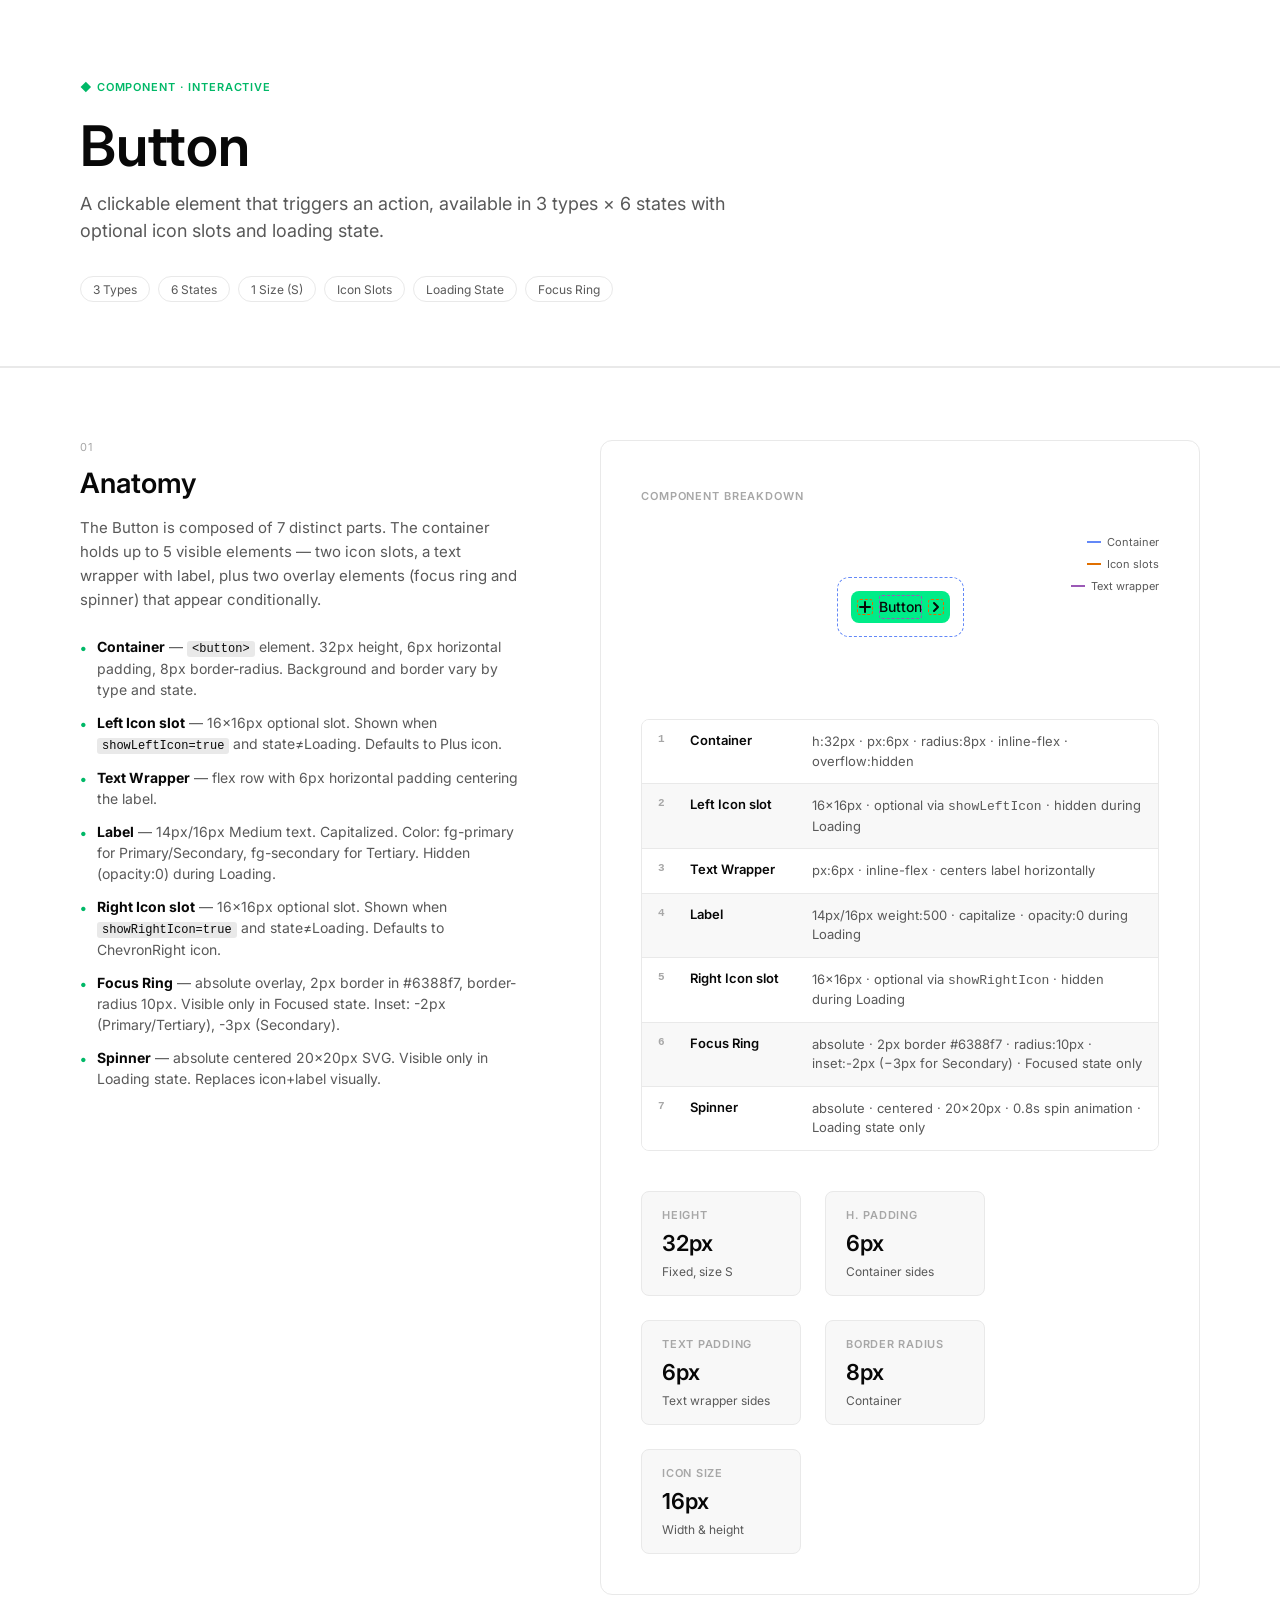
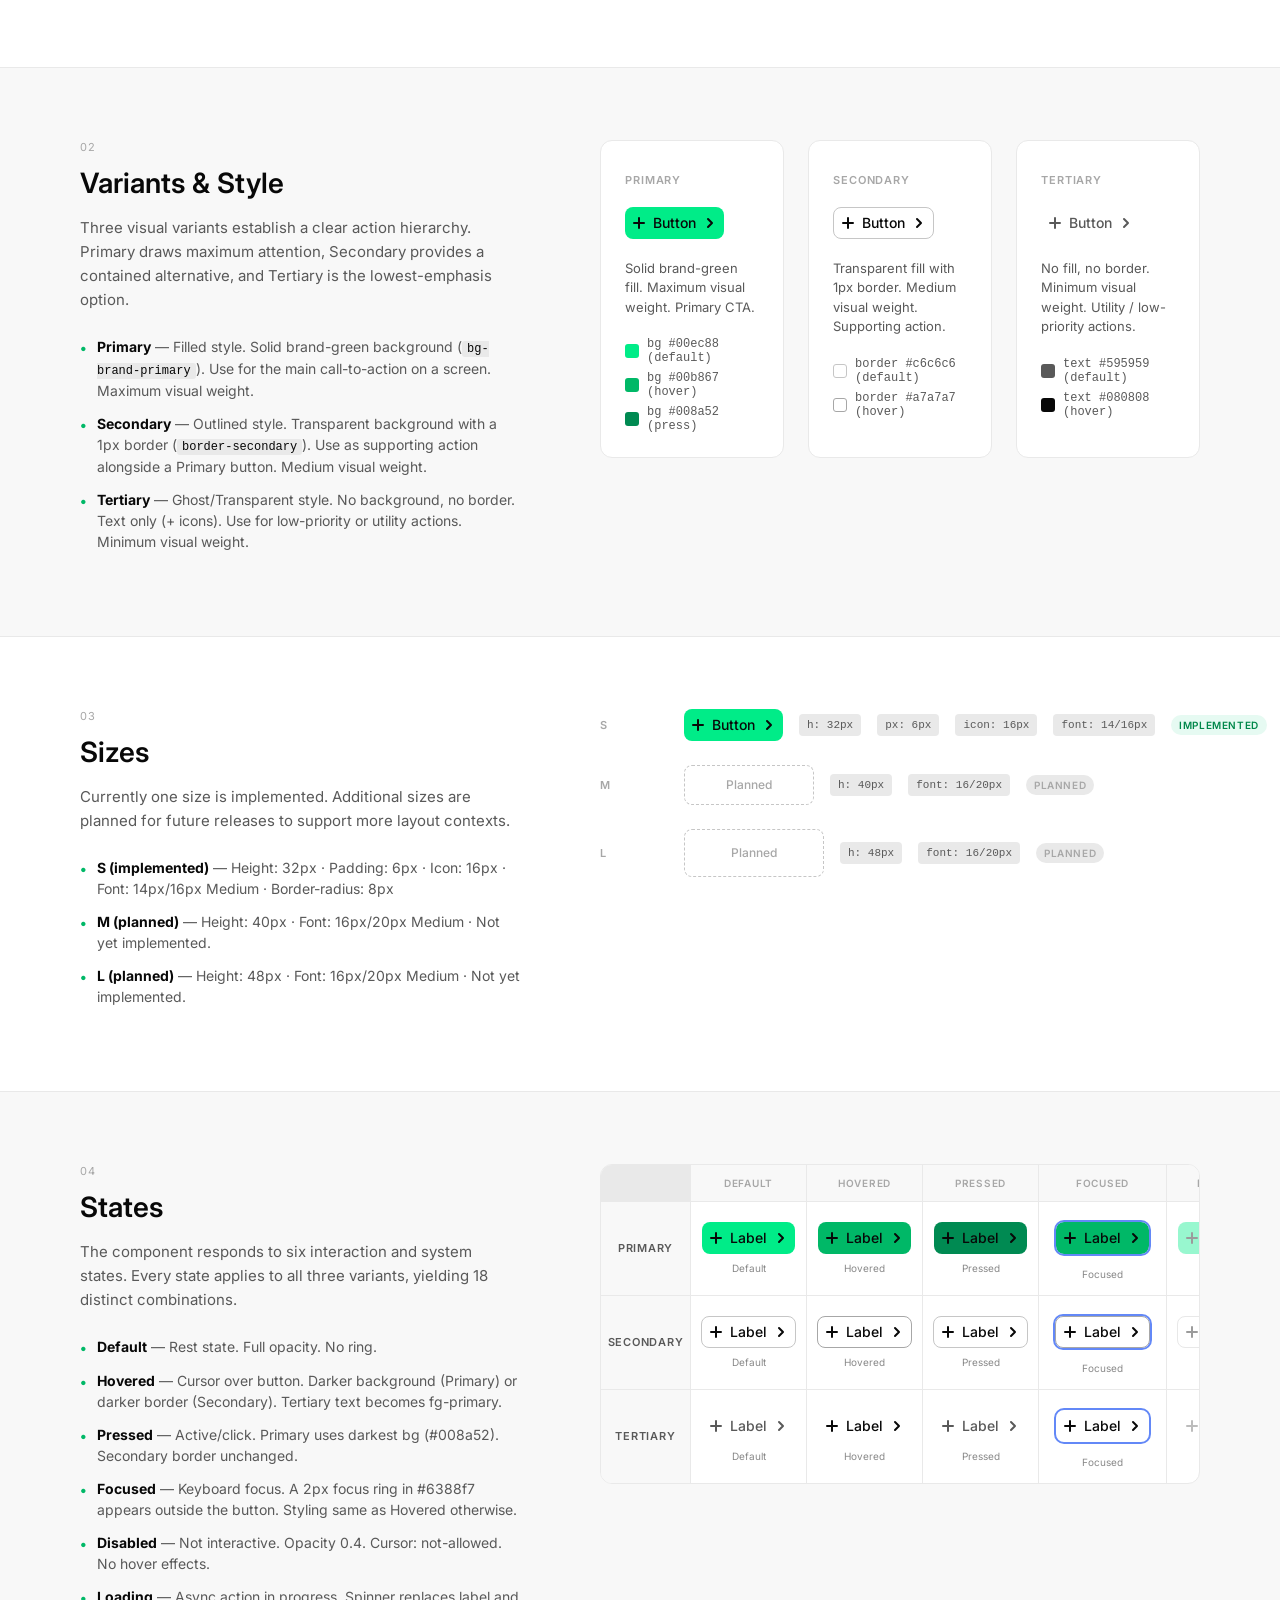
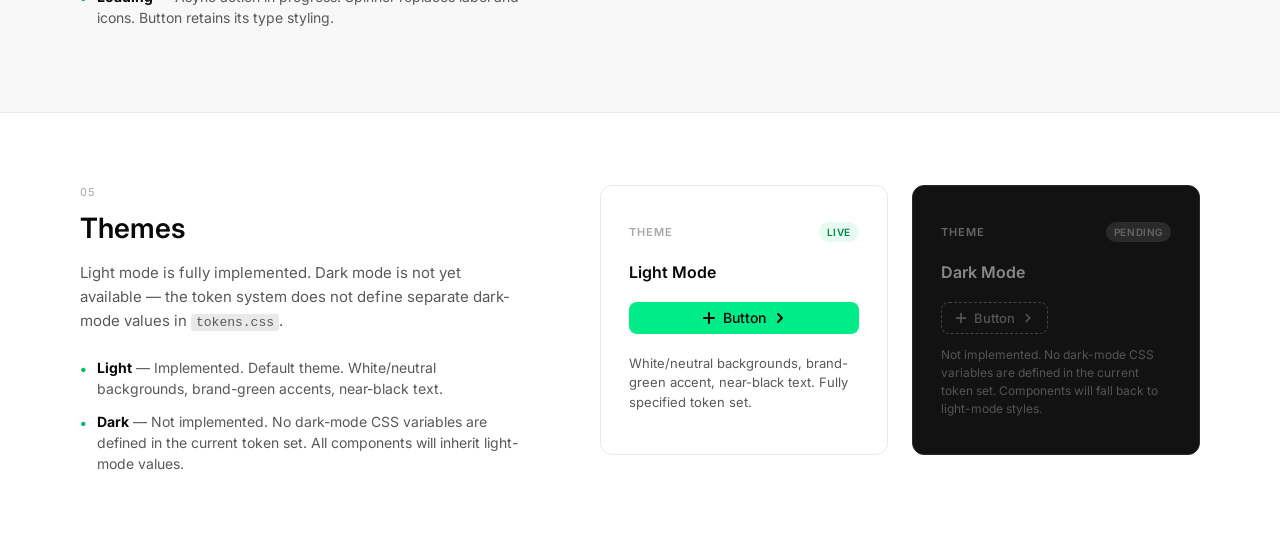
<file: docs/button-docs.html>
<!DOCTYPE html>
<html lang="en">
<head>
  <meta charset="UTF-8" />
  <meta name="viewport" content="width=device-width, initial-scale=1.0" />
  <script src="https://mcp.figma.com/mcp/html-to-design/capture.js" async></script>
  <title>Button — Component Documentation</title>
  <link rel="preconnect" href="https://fonts.googleapis.com" />
  <link rel="preconnect" href="https://fonts.gstatic.com" crossorigin />
  <link href="https://fonts.googleapis.com/css2?family=Inter:wght@400;500;600;700&display=swap" rel="stylesheet" />
  <style>
    /* ─── Design Tokens ─────────────────────────────────────── */
    :root {
      --colors-bg-brand-primary: #00ec88;
      --colors-bg-brand-secondary: #00b867;
      --colors-bg-brand-tertiary: #008a52;
      --colors-border-secondary: #c6c6c6;
      --colors-border-primary: #a7a7a7;
      --colors-border-focus: #6388f7;
      --colors-border-tertiary: #e9e9e9;
      --colors-fg-primary: #080808;
      --colors-fg-secondary: #595959;
      --colors-fg-tertiary: #898989;
      --colors-fg-quaternary: #a7a7a7;
      --colors-neutral-25: #f8f8f8;
      --colors-neutral-50: #e9e9e9;
      --radius-sm: 8px;
      --radius-xs: 4px;
      --radius-full: 9999px;
      --button-2-size: 14px;
      --button-2-line-height: 16px;
      --button-2-weight: 500;
    }

    /* ─── Reset & Base ──────────────────────────────────────── */
    *, *::before, *::after { box-sizing: border-box; margin: 0; padding: 0; }
    html { font-size: 16px; }
    body {
      font-family: 'Inter', sans-serif;
      background: #ffffff;
      color: var(--colors-fg-primary);
      -webkit-font-smoothing: antialiased;
    }

    /* ─── Page shell ────────────────────────────────────────── */
    .page { width: 100%; }

    /* ─── Header ────────────────────────────────────────────── */
    .header {
      background: #ffffff;
      padding: 80px 80px 64px;
      border-bottom: 1px solid var(--colors-neutral-50);
    }
    .header-category {
      font-size: 11px;
      font-weight: 600;
      text-transform: uppercase;
      letter-spacing: 0.08em;
      color: var(--colors-bg-brand-secondary);
      margin-bottom: 24px;
    }
    .header-title {
      font-size: 56px;
      font-weight: 600;
      color: var(--colors-fg-primary);
      line-height: 1;
      margin-bottom: 16px;
    }
    .header-summary {
      font-size: 18px;
      color: var(--colors-fg-secondary);
      line-height: 1.5;
      margin-bottom: 32px;
      max-width: 680px;
    }
    .header-tags {
      display: inline-flex;
      flex-wrap: wrap;
      gap: 8px;
    }
    .tag-pill {
      display: inline-flex;
      align-items: center;
      height: 26px;
      padding: 0 12px;
      border: 1px solid var(--colors-neutral-50);
      border-radius: 999px;
      font-size: 12px;
      color: var(--colors-fg-secondary);
      background: #ffffff;
      white-space: nowrap;
    }

    /* ─── Section layout ────────────────────────────────────── */
    .section {
      border-top: 1px solid var(--colors-neutral-50);
      padding: 72px 80px;
      display: flex;
      gap: 80px;
      align-items: flex-start;
    }
    .section-white { background: #ffffff; }
    .section-gray  { background: var(--colors-neutral-25); }

    .section-left {
      width: 440px;
      flex-shrink: 0;
    }
    .section-right {
      flex: 1;
      min-width: 0;
    }

    .section-num {
      font-size: 11px;
      text-transform: uppercase;
      letter-spacing: 0.1em;
      color: var(--colors-fg-quaternary);
      margin-bottom: 12px;
    }
    .section-title {
      font-size: 28px;
      font-weight: 600;
      color: var(--colors-fg-primary);
      margin-bottom: 16px;
    }
    .section-desc {
      font-size: 15px;
      color: var(--colors-fg-secondary);
      line-height: 1.6;
      margin-bottom: 24px;
    }
    .section-list {
      list-style: none;
    }
    .section-list li {
      display: flex;
      gap: 10px;
      font-size: 14px;
      color: var(--colors-fg-secondary);
      line-height: 1.5;
      margin-bottom: 12px;
    }
    .section-list li::before {
      content: "•";
      color: var(--colors-bg-brand-secondary);
      font-weight: 700;
      flex-shrink: 0;
      margin-top: 1px;
    }
    .section-list li strong {
      color: var(--colors-fg-primary);
    }
    .section-list li code {
      font-family: 'SF Mono', 'Fira Mono', 'Consolas', monospace;
      font-size: 12px;
      background: var(--colors-neutral-50);
      padding: 1px 5px;
      border-radius: 3px;
      color: var(--colors-fg-primary);
    }

    /* ─── Button component classes ──────────────────────────── */
    .btn {
      position: relative;
      display: inline-flex;
      align-items: center;
      justify-content: center;
      height: 32px;
      padding: 0 6px;
      border-radius: 8px;
      border: none;
      cursor: pointer;
      font-family: 'Inter', sans-serif;
      font-size: 14px;
      line-height: 16px;
      font-weight: 500;
      text-transform: capitalize;
      white-space: nowrap;
      gap: 0;
      overflow: hidden;
    }
    .btn-text { padding: 0 6px; }
    .btn-icon { display: flex; flex-shrink: 0; }

    /* Primary */
    .btn-p-default  { background: #00ec88; color: #080808; }
    .btn-p-hovered  { background: #00b867; color: #080808; }
    .btn-p-pressed  { background: #008a52; color: #080808; }
    .btn-p-focused  { background: #00b867; color: #080808; overflow: visible; }
    .btn-p-disabled { background: #00ec88; color: #080808; opacity: 0.4; cursor: not-allowed; }
    .btn-p-loading  { background: #00ec88; color: #080808; }

    /* Secondary */
    .btn-s-default  { background: transparent; color: #080808; border: 1px solid #c6c6c6; }
    .btn-s-hovered  { background: transparent; color: #080808; border: 1px solid #a7a7a7; }
    .btn-s-pressed  { background: transparent; color: #080808; border: 1px solid #c6c6c6; }
    .btn-s-focused  { background: transparent; color: #080808; border: 1px solid #a7a7a7; overflow: visible; }
    .btn-s-disabled { background: transparent; color: #080808; border: 1px solid #c6c6c6; opacity: 0.4; cursor: not-allowed; }
    .btn-s-loading  { background: transparent; color: #080808; border: 1px solid #c6c6c6; }

    /* Tertiary */
    .btn-t-default  { background: transparent; color: #595959; border: none; }
    .btn-t-hovered  { background: transparent; color: #080808; border: none; }
    .btn-t-pressed  { background: transparent; color: #595959; border: none; }
    .btn-t-focused  { background: transparent; color: #080808; border: none; overflow: visible; }
    .btn-t-disabled { background: transparent; color: #595959; border: none; opacity: 0.4; cursor: not-allowed; }
    .btn-t-loading  { background: transparent; color: #595959; border: none; }

    /* Focus ring */
    .focus-ring {
      position: absolute;
      inset: -2px;
      height: calc(100% + 4px);
      border: 2px solid #6388f7;
      border-radius: 10px;
      pointer-events: none;
    }
    .focus-ring-secondary { inset: -3px; height: calc(100% + 6px); }

    /* Spinner */
    .spinner {
      position: absolute;
      left: 50%;
      top: 50%;
      transform: translate(-50%, -50%);
      width: 20px;
      height: 20px;
      animation: spin 0.8s linear infinite;
    }
    @keyframes spin {
      to { transform: translate(-50%, -50%) rotate(360deg); }
    }
    .loading .btn-text,
    .loading .btn-icon { opacity: 0; }

    /* ─── Section 01 – Anatomy ──────────────────────────────── */
    .anatomy-diagram {
      background: #ffffff;
      border: 1px solid var(--colors-neutral-50);
      border-radius: 12px;
      padding: 48px 40px 40px;
    }
    .anatomy-title {
      font-size: 11px;
      font-weight: 600;
      text-transform: uppercase;
      letter-spacing: 0.08em;
      color: var(--colors-fg-quaternary);
      margin-bottom: 32px;
    }
    .anatomy-visual {
      display: flex;
      flex-direction: column;
      gap: 40px;
    }

    /* Button + annotation lines */
    .anatomy-annotated {
      position: relative;
      padding: 60px 0 80px;
      display: flex;
      justify-content: center;
    }
    .anatomy-btn-wrap {
      position: relative;
      display: inline-flex;
    }
    /* top annotations */
    .ann-top {
      position: absolute;
      top: 0;
      display: flex;
      flex-direction: column;
      align-items: center;
      pointer-events: none;
    }
    .ann-line-down {
      width: 1px;
      background: #c6c6c6;
      border-left: 1px dashed #c6c6c6;
      flex: 1;
    }
    .ann-label {
      font-size: 10px;
      font-family: 'SF Mono', 'Fira Mono', 'Consolas', monospace;
      color: var(--colors-fg-secondary);
      white-space: nowrap;
      background: #fff;
      padding: 2px 6px;
      border: 1px solid var(--colors-neutral-50);
      border-radius: 4px;
    }
    /* Dimension diagrams */
    .dim-row {
      display: flex;
      align-items: center;
      gap: 24px;
      flex-wrap: wrap;
    }
    .dim-card {
      background: var(--colors-neutral-25);
      border: 1px solid var(--colors-neutral-50);
      border-radius: 8px;
      padding: 16px 20px;
      display: flex;
      flex-direction: column;
      gap: 8px;
      min-width: 160px;
    }
    .dim-label {
      font-size: 11px;
      font-weight: 600;
      text-transform: uppercase;
      letter-spacing: 0.07em;
      color: var(--colors-fg-quaternary);
    }
    .dim-value {
      font-size: 22px;
      font-weight: 600;
      color: var(--colors-fg-primary);
    }
    .dim-sub {
      font-size: 12px;
      color: var(--colors-fg-secondary);
    }
    /* Anatomy annotation table */
    .anatomy-parts {
      display: flex;
      flex-direction: column;
      gap: 0;
      border: 1px solid var(--colors-neutral-50);
      border-radius: 8px;
      overflow: hidden;
    }
    .anatomy-part-row {
      display: flex;
      align-items: flex-start;
      gap: 12px;
      padding: 12px 16px;
      border-bottom: 1px solid var(--colors-neutral-50);
      background: #fff;
    }
    .anatomy-part-row:last-child { border-bottom: none; }
    .anatomy-part-row:nth-child(even) { background: var(--colors-neutral-25); }
    .anatomy-part-num {
      font-size: 11px;
      font-weight: 700;
      font-family: 'SF Mono', 'Fira Mono', 'Consolas', monospace;
      color: var(--colors-fg-quaternary);
      min-width: 20px;
      padding-top: 1px;
    }
    .anatomy-part-name {
      font-size: 13px;
      font-weight: 600;
      color: var(--colors-fg-primary);
      min-width: 110px;
    }
    .anatomy-part-desc {
      font-size: 13px;
      color: var(--colors-fg-secondary);
      line-height: 1.5;
    }

    /* ─── Section 02 – Variants ─────────────────────────────── */
    .variants-grid {
      display: flex;
      gap: 24px;
      flex-wrap: wrap;
    }
    .variant-card {
      flex: 1;
      min-width: 160px;
      background: #ffffff;
      border: 1px solid var(--colors-neutral-50);
      border-radius: 12px;
      padding: 32px 24px 24px;
      display: flex;
      flex-direction: column;
      align-items: flex-start;
      gap: 20px;
    }
    .variant-name {
      font-size: 11px;
      font-weight: 600;
      text-transform: uppercase;
      letter-spacing: 0.08em;
      color: var(--colors-fg-quaternary);
    }
    .variant-desc {
      font-size: 13px;
      color: var(--colors-fg-secondary);
      line-height: 1.5;
    }

    /* ─── Section 03 – Sizes ────────────────────────────────── */
    .sizes-grid {
      display: flex;
      flex-direction: column;
      gap: 24px;
    }
    .size-row {
      display: flex;
      align-items: center;
      gap: 24px;
    }
    .size-label {
      font-size: 11px;
      font-weight: 600;
      text-transform: uppercase;
      letter-spacing: 0.08em;
      color: var(--colors-fg-quaternary);
      min-width: 60px;
    }
    .size-demo {
      display: flex;
      align-items: center;
      gap: 16px;
      flex: 1;
    }
    .size-placeholder {
      display: flex;
      align-items: center;
      justify-content: center;
      border: 1.5px dashed #c6c6c6;
      border-radius: 8px;
      color: var(--colors-fg-quaternary);
      font-size: 12px;
      font-weight: 500;
    }
    .size-dim-tag {
      display: inline-flex;
      align-items: center;
      height: 22px;
      padding: 0 8px;
      background: var(--colors-neutral-50);
      border-radius: 4px;
      font-size: 11px;
      font-family: 'SF Mono', 'Fira Mono', 'Consolas', monospace;
      color: var(--colors-fg-secondary);
      white-space: nowrap;
    }

    /* ─── Section 04 – States grid ──────────────────────────── */
    .states-grid {
      display: grid;
      grid-template-columns: 90px repeat(6, 1fr);
      gap: 0;
      border: 1px solid var(--colors-neutral-50);
      border-radius: 12px;
      overflow: hidden;
      background: #ffffff;
    }
    .states-header-row,
    .states-row {
      display: contents;
    }
    .states-cell {
      padding: 14px 10px;
      display: flex;
      flex-direction: column;
      align-items: center;
      justify-content: center;
      gap: 8px;
      border-bottom: 1px solid var(--colors-neutral-50);
      border-right: 1px solid var(--colors-neutral-50);
    }
    .states-cell:last-child { border-right: none; }
    .states-row:last-child .states-cell { border-bottom: none; }
    .states-head {
      font-size: 10px;
      font-weight: 600;
      text-transform: uppercase;
      letter-spacing: 0.07em;
      color: var(--colors-fg-quaternary);
      text-align: center;
      padding: 12px 8px;
      background: var(--colors-neutral-25);
      display: flex;
      align-items: center;
      justify-content: center;
      border-bottom: 1px solid var(--colors-neutral-50);
      border-right: 1px solid var(--colors-neutral-50);
    }
    .states-head:last-child { border-right: none; }
    .states-variant-label {
      font-size: 11px;
      font-weight: 600;
      text-transform: uppercase;
      letter-spacing: 0.07em;
      color: var(--colors-fg-secondary);
      writing-mode: horizontal-tb;
      background: var(--colors-neutral-25);
      display: flex;
      align-items: center;
      justify-content: center;
      padding: 14px 10px;
      border-right: 1px solid var(--colors-neutral-50);
      border-bottom: 1px solid var(--colors-neutral-50);
    }
    .states-row:last-child .states-variant-label { border-bottom: none; }
    .state-name-label {
      font-size: 10px;
      color: var(--colors-fg-tertiary);
      text-align: center;
      line-height: 1.3;
    }

    /* ─── Section 05 – Themes ───────────────────────────────── */
    .themes-panels {
      display: flex;
      gap: 24px;
    }
    .theme-panel {
      flex: 1;
      border-radius: 12px;
      padding: 36px 28px;
      display: flex;
      flex-direction: column;
      gap: 20px;
      border: 1px solid var(--colors-neutral-50);
    }
    .theme-panel-dark {
      background: #121212;
      border-color: #2a2a2a;
    }
    .theme-panel-light {
      background: #ffffff;
    }
    .theme-panel-label {
      font-size: 11px;
      font-weight: 600;
      text-transform: uppercase;
      letter-spacing: 0.08em;
    }
    .theme-panel-label-light { color: var(--colors-fg-quaternary); }
    .theme-panel-label-dark  { color: #666; }
    .theme-panel-title {
      font-size: 16px;
      font-weight: 600;
    }
    .theme-panel-title-light { color: var(--colors-fg-primary); }
    .theme-panel-title-dark  { color: #888; }
    .dark-pending {
      display: flex;
      flex-direction: column;
      align-items: flex-start;
      gap: 12px;
    }
    .dark-btn-placeholder {
      display: inline-flex;
      align-items: center;
      height: 32px;
      padding: 0 12px;
      border-radius: 8px;
      border: 1.5px dashed #444;
      color: #555;
      font-size: 13px;
      font-weight: 500;
      gap: 6px;
    }
    .dark-pending-note {
      font-size: 12px;
      color: #555;
      line-height: 1.5;
    }
    .theme-badge {
      display: inline-flex;
      align-items: center;
      height: 20px;
      padding: 0 8px;
      border-radius: 999px;
      font-size: 10px;
      font-weight: 600;
      text-transform: uppercase;
      letter-spacing: 0.06em;
    }
    .theme-badge-ready {
      background: #e6faf2;
      color: #00874a;
    }
    .theme-badge-pending {
      background: #2a2a2a;
      color: #666;
    }
  </style>
</head>
<body>
<div class="page">

  <!-- ════════════════════════════════════════════════════════
       HEADER
  ════════════════════════════════════════════════════════ -->
  <header class="header">
    <div class="header-category">◆ COMPONENT · INTERACTIVE</div>
    <h1 class="header-title">Button</h1>
    <p class="header-summary">A clickable element that triggers an action, available in 3 types × 6 states with optional icon slots and loading state.</p>
    <div class="header-tags">
      <span class="tag-pill">3 Types</span>
      <span class="tag-pill">6 States</span>
      <span class="tag-pill">1 Size (S)</span>
      <span class="tag-pill">Icon Slots</span>
      <span class="tag-pill">Loading State</span>
      <span class="tag-pill">Focus Ring</span>
    </div>
  </header>

  <!-- ════════════════════════════════════════════════════════
       01 — ANATOMY  (white)
  ════════════════════════════════════════════════════════ -->
  <section class="section section-white">
    <div class="section-left">
      <div class="section-num">01</div>
      <h2 class="section-title">Anatomy</h2>
      <p class="section-desc">The Button is composed of 7 distinct parts. The container holds up to 5 visible elements — two icon slots, a text wrapper with label, plus two overlay elements (focus ring and spinner) that appear conditionally.</p>
      <ul class="section-list">
        <li><span><strong>Container</strong> — <code>&lt;button&gt;</code> element. 32px height, 6px horizontal padding, 8px border-radius. Background and border vary by type and state.</span></li>
        <li><span><strong>Left Icon slot</strong> — 16×16px optional slot. Shown when <code>showLeftIcon=true</code> and state≠Loading. Defaults to Plus icon.</span></li>
        <li><span><strong>Text Wrapper</strong> — flex row with 6px horizontal padding centering the label.</span></li>
        <li><span><strong>Label</strong> — 14px/16px Medium text. Capitalized. Color: fg-primary for Primary/Secondary, fg-secondary for Tertiary. Hidden (opacity:0) during Loading.</span></li>
        <li><span><strong>Right Icon slot</strong> — 16×16px optional slot. Shown when <code>showRightIcon=true</code> and state≠Loading. Defaults to ChevronRight icon.</span></li>
        <li><span><strong>Focus Ring</strong> — absolute overlay, 2px border in #6388f7, border-radius 10px. Visible only in Focused state. Inset: -2px (Primary/Tertiary), -3px (Secondary).</span></li>
        <li><span><strong>Spinner</strong> — absolute centered 20×20px SVG. Visible only in Loading state. Replaces icon+label visually.</span></li>
      </ul>
    </div>

    <div class="section-right">
      <div class="anatomy-diagram">
        <div class="anatomy-title">Component breakdown</div>
        <div class="anatomy-visual">

          <!-- Live button with annotation markers -->
          <div style="position:relative; padding: 56px 0 56px; display:flex; justify-content:center; align-items:center;">

            <!-- Rendered button -->
            <div style="position:relative; display:inline-flex;">
              <button class="btn btn-p-default" style="pointer-events:none;">
                <span class="btn-icon">
                  <svg width="16" height="16" viewBox="0 0 16 16" fill="none"><path d="M8 3v10M3 8h10" stroke="currentColor" stroke-width="2" stroke-linecap="round"/></svg>
                </span>
                <span class="btn-text">Button</span>
                <span class="btn-icon">
                  <svg width="16" height="16" viewBox="0 0 16 16" fill="none"><path d="M6 4l4 4-4 4" stroke="currentColor" stroke-width="2" stroke-linecap="round" stroke-linejoin="round"/></svg>
                </span>
              </button>

              <!-- annotation: Container -->
              <div style="position:absolute; inset:-14px; border:1.5px dashed #6388f7; border-radius:12px; pointer-events:none;"></div>

              <!-- annotation: Left icon bracket -->
              <div style="position:absolute; left:6px; top:50%; transform:translateY(-50%); width:16px; height:16px; border:1.5px dashed #e06f00; border-radius:3px; pointer-events:none;"></div>

              <!-- annotation: Right icon bracket -->
              <div style="position:absolute; right:6px; top:50%; transform:translateY(-50%); width:16px; height:16px; border:1.5px dashed #e06f00; border-radius:3px; pointer-events:none;"></div>

              <!-- annotation: text wrapper bracket (center area) -->
              <div style="position:absolute; left:28px; right:28px; top:4px; bottom:4px; border:1.5px dashed #9b59b6; border-radius:3px; pointer-events:none;"></div>
            </div>

            <!-- Legend for bracket colors -->
            <div style="position:absolute; right:0; top:0; display:flex; flex-direction:column; gap:8px; align-items:flex-end;">
              <div style="display:flex; align-items:center; gap:6px; font-size:11px; color:var(--colors-fg-secondary);">
                <span style="width:14px; height:2px; background:#6388f7; display:inline-block;"></span>Container
              </div>
              <div style="display:flex; align-items:center; gap:6px; font-size:11px; color:var(--colors-fg-secondary);">
                <span style="width:14px; height:2px; background:#e06f00; display:inline-block;"></span>Icon slots
              </div>
              <div style="display:flex; align-items:center; gap:6px; font-size:11px; color:var(--colors-fg-secondary);">
                <span style="width:14px; height:2px; background:#9b59b6; display:inline-block;"></span>Text wrapper
              </div>
            </div>
          </div>

          <!-- Parts table -->
          <div class="anatomy-parts">
            <div class="anatomy-part-row">
              <span class="anatomy-part-num">1</span>
              <span class="anatomy-part-name">Container</span>
              <span class="anatomy-part-desc">h:32px · px:6px · radius:8px · inline-flex · overflow:hidden</span>
            </div>
            <div class="anatomy-part-row">
              <span class="anatomy-part-num">2</span>
              <span class="anatomy-part-name">Left Icon slot</span>
              <span class="anatomy-part-desc">16×16px · optional via <code>showLeftIcon</code> · hidden during Loading</span>
            </div>
            <div class="anatomy-part-row">
              <span class="anatomy-part-num">3</span>
              <span class="anatomy-part-name">Text Wrapper</span>
              <span class="anatomy-part-desc">px:6px · inline-flex · centers label horizontally</span>
            </div>
            <div class="anatomy-part-row">
              <span class="anatomy-part-num">4</span>
              <span class="anatomy-part-name">Label</span>
              <span class="anatomy-part-desc">14px/16px weight:500 · capitalize · opacity:0 during Loading</span>
            </div>
            <div class="anatomy-part-row">
              <span class="anatomy-part-num">5</span>
              <span class="anatomy-part-name">Right Icon slot</span>
              <span class="anatomy-part-desc">16×16px · optional via <code>showRightIcon</code> · hidden during Loading</span>
            </div>
            <div class="anatomy-part-row">
              <span class="anatomy-part-num">6</span>
              <span class="anatomy-part-name">Focus Ring</span>
              <span class="anatomy-part-desc">absolute · 2px border #6388f7 · radius:10px · inset:-2px (−3px for Secondary) · Focused state only</span>
            </div>
            <div class="anatomy-part-row">
              <span class="anatomy-part-num">7</span>
              <span class="anatomy-part-name">Spinner</span>
              <span class="anatomy-part-desc">absolute · centered · 20×20px · 0.8s spin animation · Loading state only</span>
            </div>
          </div>

          <!-- Dimension callouts -->
          <div class="dim-row">
            <div class="dim-card">
              <span class="dim-label">Height</span>
              <span class="dim-value">32px</span>
              <span class="dim-sub">Fixed, size S</span>
            </div>
            <div class="dim-card">
              <span class="dim-label">H. Padding</span>
              <span class="dim-value">6px</span>
              <span class="dim-sub">Container sides</span>
            </div>
            <div class="dim-card">
              <span class="dim-label">Text Padding</span>
              <span class="dim-value">6px</span>
              <span class="dim-sub">Text wrapper sides</span>
            </div>
            <div class="dim-card">
              <span class="dim-label">Border Radius</span>
              <span class="dim-value">8px</span>
              <span class="dim-sub">Container</span>
            </div>
            <div class="dim-card">
              <span class="dim-label">Icon size</span>
              <span class="dim-value">16px</span>
              <span class="dim-sub">Width &amp; height</span>
            </div>
          </div>

        </div><!-- /.anatomy-visual -->
      </div><!-- /.anatomy-diagram -->
    </div>
  </section>

  <!-- ════════════════════════════════════════════════════════
       02 — VARIANTS & STYLE  (gray)
  ════════════════════════════════════════════════════════ -->
  <section class="section section-gray">
    <div class="section-left">
      <div class="section-num">02</div>
      <h2 class="section-title">Variants &amp; Style</h2>
      <p class="section-desc">Three visual variants establish a clear action hierarchy. Primary draws maximum attention, Secondary provides a contained alternative, and Tertiary is the lowest-emphasis option.</p>
      <ul class="section-list">
        <li><span><strong>Primary</strong> — Filled style. Solid brand-green background (<code>bg-brand-primary</code>). Use for the main call-to-action on a screen. Maximum visual weight.</span></li>
        <li><span><strong>Secondary</strong> — Outlined style. Transparent background with a 1px border (<code>border-secondary</code>). Use as supporting action alongside a Primary button. Medium visual weight.</span></li>
        <li><span><strong>Tertiary</strong> — Ghost/Transparent style. No background, no border. Text only (+ icons). Use for low-priority or utility actions. Minimum visual weight.</span></li>
      </ul>
    </div>

    <div class="section-right">
      <div class="variants-grid">
        <!-- Primary -->
        <div class="variant-card">
          <span class="variant-name">Primary</span>
          <button class="btn btn-p-default" style="pointer-events:none;">
            <span class="btn-icon"><svg width="16" height="16" viewBox="0 0 16 16" fill="none"><path d="M8 3v10M3 8h10" stroke="currentColor" stroke-width="2" stroke-linecap="round"/></svg></span>
            <span class="btn-text">Button</span>
            <span class="btn-icon"><svg width="16" height="16" viewBox="0 0 16 16" fill="none"><path d="M6 4l4 4-4 4" stroke="currentColor" stroke-width="2" stroke-linecap="round" stroke-linejoin="round"/></svg></span>
          </button>
          <p class="variant-desc">Solid brand-green fill. Maximum visual weight. Primary CTA.</p>
          <div style="display:flex; flex-direction:column; gap:6px;">
            <div style="display:flex; gap:8px; align-items:center;">
              <span style="width:14px; height:14px; border-radius:3px; background:#00ec88; display:inline-block; flex-shrink:0;"></span>
              <span style="font-size:12px; font-family:monospace; color:var(--colors-fg-secondary);">bg #00ec88 (default)</span>
            </div>
            <div style="display:flex; gap:8px; align-items:center;">
              <span style="width:14px; height:14px; border-radius:3px; background:#00b867; display:inline-block; flex-shrink:0;"></span>
              <span style="font-size:12px; font-family:monospace; color:var(--colors-fg-secondary);">bg #00b867 (hover)</span>
            </div>
            <div style="display:flex; gap:8px; align-items:center;">
              <span style="width:14px; height:14px; border-radius:3px; background:#008a52; display:inline-block; flex-shrink:0;"></span>
              <span style="font-size:12px; font-family:monospace; color:var(--colors-fg-secondary);">bg #008a52 (press)</span>
            </div>
          </div>
        </div>

        <!-- Secondary -->
        <div class="variant-card">
          <span class="variant-name">Secondary</span>
          <button class="btn btn-s-default" style="pointer-events:none;">
            <span class="btn-icon"><svg width="16" height="16" viewBox="0 0 16 16" fill="none"><path d="M8 3v10M3 8h10" stroke="currentColor" stroke-width="2" stroke-linecap="round"/></svg></span>
            <span class="btn-text">Button</span>
            <span class="btn-icon"><svg width="16" height="16" viewBox="0 0 16 16" fill="none"><path d="M6 4l4 4-4 4" stroke="currentColor" stroke-width="2" stroke-linecap="round" stroke-linejoin="round"/></svg></span>
          </button>
          <p class="variant-desc">Transparent fill with 1px border. Medium visual weight. Supporting action.</p>
          <div style="display:flex; flex-direction:column; gap:6px;">
            <div style="display:flex; gap:8px; align-items:center;">
              <span style="width:14px; height:14px; border-radius:3px; background:transparent; border:1.5px solid #c6c6c6; display:inline-block; flex-shrink:0;"></span>
              <span style="font-size:12px; font-family:monospace; color:var(--colors-fg-secondary);">border #c6c6c6 (default)</span>
            </div>
            <div style="display:flex; gap:8px; align-items:center;">
              <span style="width:14px; height:14px; border-radius:3px; background:transparent; border:1.5px solid #a7a7a7; display:inline-block; flex-shrink:0;"></span>
              <span style="font-size:12px; font-family:monospace; color:var(--colors-fg-secondary);">border #a7a7a7 (hover)</span>
            </div>
          </div>
        </div>

        <!-- Tertiary -->
        <div class="variant-card">
          <span class="variant-name">Tertiary</span>
          <button class="btn btn-t-default" style="pointer-events:none;">
            <span class="btn-icon"><svg width="16" height="16" viewBox="0 0 16 16" fill="none"><path d="M8 3v10M3 8h10" stroke="currentColor" stroke-width="2" stroke-linecap="round"/></svg></span>
            <span class="btn-text">Button</span>
            <span class="btn-icon"><svg width="16" height="16" viewBox="0 0 16 16" fill="none"><path d="M6 4l4 4-4 4" stroke="currentColor" stroke-width="2" stroke-linecap="round" stroke-linejoin="round"/></svg></span>
          </button>
          <p class="variant-desc">No fill, no border. Minimum visual weight. Utility / low-priority actions.</p>
          <div style="display:flex; flex-direction:column; gap:6px;">
            <div style="display:flex; gap:8px; align-items:center;">
              <span style="width:14px; height:14px; border-radius:3px; background:#595959; display:inline-block; flex-shrink:0;"></span>
              <span style="font-size:12px; font-family:monospace; color:var(--colors-fg-secondary);">text #595959 (default)</span>
            </div>
            <div style="display:flex; gap:8px; align-items:center;">
              <span style="width:14px; height:14px; border-radius:3px; background:#080808; display:inline-block; flex-shrink:0;"></span>
              <span style="font-size:12px; font-family:monospace; color:var(--colors-fg-secondary);">text #080808 (hover)</span>
            </div>
          </div>
        </div>
      </div>
    </div>
  </section>

  <!-- ════════════════════════════════════════════════════════
       03 — SIZES  (white)
  ════════════════════════════════════════════════════════ -->
  <section class="section section-white">
    <div class="section-left">
      <div class="section-num">03</div>
      <h2 class="section-title">Sizes</h2>
      <p class="section-desc">Currently one size is implemented. Additional sizes are planned for future releases to support more layout contexts.</p>
      <ul class="section-list">
        <li><span><strong>S (implemented)</strong> — Height: 32px · Padding: 6px · Icon: 16px · Font: 14px/16px Medium · Border-radius: 8px</span></li>
        <li><span><strong>M (planned)</strong> — Height: 40px · Font: 16px/20px Medium · Not yet implemented.</span></li>
        <li><span><strong>L (planned)</strong> — Height: 48px · Font: 16px/20px Medium · Not yet implemented.</span></li>
      </ul>
    </div>

    <div class="section-right">
      <div class="sizes-grid">
        <!-- S — implemented -->
        <div class="size-row">
          <span class="size-label">S</span>
          <div class="size-demo">
            <button class="btn btn-p-default" style="pointer-events:none;">
              <span class="btn-icon"><svg width="16" height="16" viewBox="0 0 16 16" fill="none"><path d="M8 3v10M3 8h10" stroke="currentColor" stroke-width="2" stroke-linecap="round"/></svg></span>
              <span class="btn-text">Button</span>
              <span class="btn-icon"><svg width="16" height="16" viewBox="0 0 16 16" fill="none"><path d="M6 4l4 4-4 4" stroke="currentColor" stroke-width="2" stroke-linecap="round" stroke-linejoin="round"/></svg></span>
            </button>
            <span class="size-dim-tag">h: 32px</span>
            <span class="size-dim-tag">px: 6px</span>
            <span class="size-dim-tag">icon: 16px</span>
            <span class="size-dim-tag">font: 14/16px</span>
            <span style="display:inline-flex; align-items:center; height:20px; padding:0 8px; background:#e6faf2; border-radius:999px; font-size:10px; font-weight:600; color:#00874a; text-transform:uppercase; letter-spacing:0.06em;">Implemented</span>
          </div>
        </div>

        <!-- M — planned -->
        <div class="size-row">
          <span class="size-label" style="color:var(--colors-fg-quaternary);">M</span>
          <div class="size-demo">
            <div class="size-placeholder" style="height:40px; width:130px; font-size:12px; color:var(--colors-fg-quaternary);">
              Planned
            </div>
            <span class="size-dim-tag">h: 40px</span>
            <span class="size-dim-tag">font: 16/20px</span>
            <span style="display:inline-flex; align-items:center; height:20px; padding:0 8px; background:var(--colors-neutral-50); border-radius:999px; font-size:10px; font-weight:600; color:var(--colors-fg-quaternary); text-transform:uppercase; letter-spacing:0.06em;">Planned</span>
          </div>
        </div>

        <!-- L — planned -->
        <div class="size-row">
          <span class="size-label" style="color:var(--colors-fg-quaternary);">L</span>
          <div class="size-demo">
            <div class="size-placeholder" style="height:48px; width:140px; font-size:12px; color:var(--colors-fg-quaternary);">
              Planned
            </div>
            <span class="size-dim-tag">h: 48px</span>
            <span class="size-dim-tag">font: 16/20px</span>
            <span style="display:inline-flex; align-items:center; height:20px; padding:0 8px; background:var(--colors-neutral-50); border-radius:999px; font-size:10px; font-weight:600; color:var(--colors-fg-quaternary); text-transform:uppercase; letter-spacing:0.06em;">Planned</span>
          </div>
        </div>
      </div>
    </div>
  </section>

  <!-- ════════════════════════════════════════════════════════
       04 — STATES  (gray)
  ════════════════════════════════════════════════════════ -->
  <section class="section section-gray">
    <div class="section-left">
      <div class="section-num">04</div>
      <h2 class="section-title">States</h2>
      <p class="section-desc">The component responds to six interaction and system states. Every state applies to all three variants, yielding 18 distinct combinations.</p>
      <ul class="section-list">
        <li><span><strong>Default</strong> — Rest state. Full opacity. No ring.</span></li>
        <li><span><strong>Hovered</strong> — Cursor over button. Darker background (Primary) or darker border (Secondary). Tertiary text becomes fg-primary.</span></li>
        <li><span><strong>Pressed</strong> — Active/click. Primary uses darkest bg (#008a52). Secondary border unchanged.</span></li>
        <li><span><strong>Focused</strong> — Keyboard focus. A 2px focus ring in #6388f7 appears outside the button. Styling same as Hovered otherwise.</span></li>
        <li><span><strong>Disabled</strong> — Not interactive. Opacity 0.4. Cursor: not-allowed. No hover effects.</span></li>
        <li><span><strong>Loading</strong> — Async action in progress. Spinner replaces label and icons. Button retains its type styling.</span></li>
      </ul>
    </div>

    <div class="section-right">
      <div class="states-grid">

        <!-- Header row -->
        <div class="states-header-row">
          <div class="states-head" style="background:var(--colors-neutral-50);">&nbsp;</div>
          <div class="states-head">Default</div>
          <div class="states-head">Hovered</div>
          <div class="states-head">Pressed</div>
          <div class="states-head">Focused</div>
          <div class="states-head">Disabled</div>
          <div class="states-head">Loading</div>
        </div>

        <!-- Row 1: Primary -->
        <div class="states-row">
          <div class="states-variant-label">Primary</div>

          <!-- Primary Default -->
          <div class="states-cell">
            <button class="btn btn-p-default" style="pointer-events:none;">
              <span class="btn-icon"><svg width="16" height="16" viewBox="0 0 16 16" fill="none"><path d="M8 3v10M3 8h10" stroke="currentColor" stroke-width="2" stroke-linecap="round"/></svg></span>
              <span class="btn-text">Label</span>
              <span class="btn-icon"><svg width="16" height="16" viewBox="0 0 16 16" fill="none"><path d="M6 4l4 4-4 4" stroke="currentColor" stroke-width="2" stroke-linecap="round" stroke-linejoin="round"/></svg></span>
            </button>
            <span class="state-name-label">Default</span>
          </div>

          <!-- Primary Hovered -->
          <div class="states-cell">
            <button class="btn btn-p-hovered" style="pointer-events:none;">
              <span class="btn-icon"><svg width="16" height="16" viewBox="0 0 16 16" fill="none"><path d="M8 3v10M3 8h10" stroke="currentColor" stroke-width="2" stroke-linecap="round"/></svg></span>
              <span class="btn-text">Label</span>
              <span class="btn-icon"><svg width="16" height="16" viewBox="0 0 16 16" fill="none"><path d="M6 4l4 4-4 4" stroke="currentColor" stroke-width="2" stroke-linecap="round" stroke-linejoin="round"/></svg></span>
            </button>
            <span class="state-name-label">Hovered</span>
          </div>

          <!-- Primary Pressed -->
          <div class="states-cell">
            <button class="btn btn-p-pressed" style="pointer-events:none;">
              <span class="btn-icon"><svg width="16" height="16" viewBox="0 0 16 16" fill="none"><path d="M8 3v10M3 8h10" stroke="currentColor" stroke-width="2" stroke-linecap="round"/></svg></span>
              <span class="btn-text">Label</span>
              <span class="btn-icon"><svg width="16" height="16" viewBox="0 0 16 16" fill="none"><path d="M6 4l4 4-4 4" stroke="currentColor" stroke-width="2" stroke-linecap="round" stroke-linejoin="round"/></svg></span>
            </button>
            <span class="state-name-label">Pressed</span>
          </div>

          <!-- Primary Focused -->
          <div class="states-cell" style="overflow:visible;">
            <div style="padding:6px; overflow:visible;">
              <button class="btn btn-p-focused" style="pointer-events:none;">
                <span class="btn-icon"><svg width="16" height="16" viewBox="0 0 16 16" fill="none"><path d="M8 3v10M3 8h10" stroke="currentColor" stroke-width="2" stroke-linecap="round"/></svg></span>
                <span class="btn-text">Label</span>
                <span class="btn-icon"><svg width="16" height="16" viewBox="0 0 16 16" fill="none"><path d="M6 4l4 4-4 4" stroke="currentColor" stroke-width="2" stroke-linecap="round" stroke-linejoin="round"/></svg></span>
                <div class="focus-ring"></div>
              </button>
            </div>
            <span class="state-name-label">Focused</span>
          </div>

          <!-- Primary Disabled -->
          <div class="states-cell">
            <button class="btn btn-p-disabled" style="pointer-events:none;">
              <span class="btn-icon"><svg width="16" height="16" viewBox="0 0 16 16" fill="none"><path d="M8 3v10M3 8h10" stroke="currentColor" stroke-width="2" stroke-linecap="round"/></svg></span>
              <span class="btn-text">Label</span>
              <span class="btn-icon"><svg width="16" height="16" viewBox="0 0 16 16" fill="none"><path d="M6 4l4 4-4 4" stroke="currentColor" stroke-width="2" stroke-linecap="round" stroke-linejoin="round"/></svg></span>
            </button>
            <span class="state-name-label">Disabled</span>
          </div>

          <!-- Primary Loading -->
          <div class="states-cell">
            <button class="btn btn-p-loading loading" style="pointer-events:none;">
              <span class="btn-icon"><svg width="16" height="16" viewBox="0 0 16 16" fill="none"><path d="M8 3v10M3 8h10" stroke="currentColor" stroke-width="2" stroke-linecap="round"/></svg></span>
              <span class="btn-text">Label</span>
              <span class="btn-icon"><svg width="16" height="16" viewBox="0 0 16 16" fill="none"><path d="M6 4l4 4-4 4" stroke="currentColor" stroke-width="2" stroke-linecap="round" stroke-linejoin="round"/></svg></span>
              <svg class="spinner" viewBox="0 0 20 20" fill="none"><circle cx="10" cy="10" r="8" stroke="currentColor" stroke-opacity="0.2" stroke-width="2"/><path d="M10 2a8 8 0 0 1 8 8" stroke="currentColor" stroke-width="2" stroke-linecap="round"/></svg>
            </button>
            <span class="state-name-label">Loading</span>
          </div>
        </div><!-- /Primary row -->

        <!-- Row 2: Secondary -->
        <div class="states-row">
          <div class="states-variant-label">Secondary</div>

          <!-- Secondary Default -->
          <div class="states-cell">
            <button class="btn btn-s-default" style="pointer-events:none;">
              <span class="btn-icon"><svg width="16" height="16" viewBox="0 0 16 16" fill="none"><path d="M8 3v10M3 8h10" stroke="currentColor" stroke-width="2" stroke-linecap="round"/></svg></span>
              <span class="btn-text">Label</span>
              <span class="btn-icon"><svg width="16" height="16" viewBox="0 0 16 16" fill="none"><path d="M6 4l4 4-4 4" stroke="currentColor" stroke-width="2" stroke-linecap="round" stroke-linejoin="round"/></svg></span>
            </button>
            <span class="state-name-label">Default</span>
          </div>

          <!-- Secondary Hovered -->
          <div class="states-cell">
            <button class="btn btn-s-hovered" style="pointer-events:none;">
              <span class="btn-icon"><svg width="16" height="16" viewBox="0 0 16 16" fill="none"><path d="M8 3v10M3 8h10" stroke="currentColor" stroke-width="2" stroke-linecap="round"/></svg></span>
              <span class="btn-text">Label</span>
              <span class="btn-icon"><svg width="16" height="16" viewBox="0 0 16 16" fill="none"><path d="M6 4l4 4-4 4" stroke="currentColor" stroke-width="2" stroke-linecap="round" stroke-linejoin="round"/></svg></span>
            </button>
            <span class="state-name-label">Hovered</span>
          </div>

          <!-- Secondary Pressed -->
          <div class="states-cell">
            <button class="btn btn-s-pressed" style="pointer-events:none;">
              <span class="btn-icon"><svg width="16" height="16" viewBox="0 0 16 16" fill="none"><path d="M8 3v10M3 8h10" stroke="currentColor" stroke-width="2" stroke-linecap="round"/></svg></span>
              <span class="btn-text">Label</span>
              <span class="btn-icon"><svg width="16" height="16" viewBox="0 0 16 16" fill="none"><path d="M6 4l4 4-4 4" stroke="currentColor" stroke-width="2" stroke-linecap="round" stroke-linejoin="round"/></svg></span>
            </button>
            <span class="state-name-label">Pressed</span>
          </div>

          <!-- Secondary Focused -->
          <div class="states-cell" style="overflow:visible;">
            <div style="padding:6px; overflow:visible;">
              <button class="btn btn-s-focused" style="pointer-events:none;">
                <span class="btn-icon"><svg width="16" height="16" viewBox="0 0 16 16" fill="none"><path d="M8 3v10M3 8h10" stroke="currentColor" stroke-width="2" stroke-linecap="round"/></svg></span>
                <span class="btn-text">Label</span>
                <span class="btn-icon"><svg width="16" height="16" viewBox="0 0 16 16" fill="none"><path d="M6 4l4 4-4 4" stroke="currentColor" stroke-width="2" stroke-linecap="round" stroke-linejoin="round"/></svg></span>
                <div class="focus-ring focus-ring-secondary"></div>
              </button>
            </div>
            <span class="state-name-label">Focused</span>
          </div>

          <!-- Secondary Disabled -->
          <div class="states-cell">
            <button class="btn btn-s-disabled" style="pointer-events:none;">
              <span class="btn-icon"><svg width="16" height="16" viewBox="0 0 16 16" fill="none"><path d="M8 3v10M3 8h10" stroke="currentColor" stroke-width="2" stroke-linecap="round"/></svg></span>
              <span class="btn-text">Label</span>
              <span class="btn-icon"><svg width="16" height="16" viewBox="0 0 16 16" fill="none"><path d="M6 4l4 4-4 4" stroke="currentColor" stroke-width="2" stroke-linecap="round" stroke-linejoin="round"/></svg></span>
            </button>
            <span class="state-name-label">Disabled</span>
          </div>

          <!-- Secondary Loading -->
          <div class="states-cell">
            <button class="btn btn-s-loading loading" style="pointer-events:none;">
              <span class="btn-icon"><svg width="16" height="16" viewBox="0 0 16 16" fill="none"><path d="M8 3v10M3 8h10" stroke="currentColor" stroke-width="2" stroke-linecap="round"/></svg></span>
              <span class="btn-text">Label</span>
              <span class="btn-icon"><svg width="16" height="16" viewBox="0 0 16 16" fill="none"><path d="M6 4l4 4-4 4" stroke="currentColor" stroke-width="2" stroke-linecap="round" stroke-linejoin="round"/></svg></span>
              <svg class="spinner" viewBox="0 0 20 20" fill="none"><circle cx="10" cy="10" r="8" stroke="currentColor" stroke-opacity="0.2" stroke-width="2"/><path d="M10 2a8 8 0 0 1 8 8" stroke="currentColor" stroke-width="2" stroke-linecap="round"/></svg>
            </button>
            <span class="state-name-label">Loading</span>
          </div>
        </div><!-- /Secondary row -->

        <!-- Row 3: Tertiary -->
        <div class="states-row">
          <div class="states-variant-label">Tertiary</div>

          <!-- Tertiary Default -->
          <div class="states-cell">
            <button class="btn btn-t-default" style="pointer-events:none;">
              <span class="btn-icon"><svg width="16" height="16" viewBox="0 0 16 16" fill="none"><path d="M8 3v10M3 8h10" stroke="currentColor" stroke-width="2" stroke-linecap="round"/></svg></span>
              <span class="btn-text">Label</span>
              <span class="btn-icon"><svg width="16" height="16" viewBox="0 0 16 16" fill="none"><path d="M6 4l4 4-4 4" stroke="currentColor" stroke-width="2" stroke-linecap="round" stroke-linejoin="round"/></svg></span>
            </button>
            <span class="state-name-label">Default</span>
          </div>

          <!-- Tertiary Hovered -->
          <div class="states-cell">
            <button class="btn btn-t-hovered" style="pointer-events:none;">
              <span class="btn-icon"><svg width="16" height="16" viewBox="0 0 16 16" fill="none"><path d="M8 3v10M3 8h10" stroke="currentColor" stroke-width="2" stroke-linecap="round"/></svg></span>
              <span class="btn-text">Label</span>
              <span class="btn-icon"><svg width="16" height="16" viewBox="0 0 16 16" fill="none"><path d="M6 4l4 4-4 4" stroke="currentColor" stroke-width="2" stroke-linecap="round" stroke-linejoin="round"/></svg></span>
            </button>
            <span class="state-name-label">Hovered</span>
          </div>

          <!-- Tertiary Pressed -->
          <div class="states-cell">
            <button class="btn btn-t-pressed" style="pointer-events:none;">
              <span class="btn-icon"><svg width="16" height="16" viewBox="0 0 16 16" fill="none"><path d="M8 3v10M3 8h10" stroke="currentColor" stroke-width="2" stroke-linecap="round"/></svg></span>
              <span class="btn-text">Label</span>
              <span class="btn-icon"><svg width="16" height="16" viewBox="0 0 16 16" fill="none"><path d="M6 4l4 4-4 4" stroke="currentColor" stroke-width="2" stroke-linecap="round" stroke-linejoin="round"/></svg></span>
            </button>
            <span class="state-name-label">Pressed</span>
          </div>

          <!-- Tertiary Focused -->
          <div class="states-cell" style="overflow:visible;">
            <div style="padding:6px; overflow:visible;">
              <button class="btn btn-t-focused" style="pointer-events:none;">
                <span class="btn-icon"><svg width="16" height="16" viewBox="0 0 16 16" fill="none"><path d="M8 3v10M3 8h10" stroke="currentColor" stroke-width="2" stroke-linecap="round"/></svg></span>
                <span class="btn-text">Label</span>
                <span class="btn-icon"><svg width="16" height="16" viewBox="0 0 16 16" fill="none"><path d="M6 4l4 4-4 4" stroke="currentColor" stroke-width="2" stroke-linecap="round" stroke-linejoin="round"/></svg></span>
                <div class="focus-ring"></div>
              </button>
            </div>
            <span class="state-name-label">Focused</span>
          </div>

          <!-- Tertiary Disabled -->
          <div class="states-cell">
            <button class="btn btn-t-disabled" style="pointer-events:none;">
              <span class="btn-icon"><svg width="16" height="16" viewBox="0 0 16 16" fill="none"><path d="M8 3v10M3 8h10" stroke="currentColor" stroke-width="2" stroke-linecap="round"/></svg></span>
              <span class="btn-text">Label</span>
              <span class="btn-icon"><svg width="16" height="16" viewBox="0 0 16 16" fill="none"><path d="M6 4l4 4-4 4" stroke="currentColor" stroke-width="2" stroke-linecap="round" stroke-linejoin="round"/></svg></span>
            </button>
            <span class="state-name-label">Disabled</span>
          </div>

          <!-- Tertiary Loading -->
          <div class="states-cell">
            <button class="btn btn-t-loading loading" style="pointer-events:none;">
              <span class="btn-icon"><svg width="16" height="16" viewBox="0 0 16 16" fill="none"><path d="M8 3v10M3 8h10" stroke="currentColor" stroke-width="2" stroke-linecap="round"/></svg></span>
              <span class="btn-text">Label</span>
              <span class="btn-icon"><svg width="16" height="16" viewBox="0 0 16 16" fill="none"><path d="M6 4l4 4-4 4" stroke="currentColor" stroke-width="2" stroke-linecap="round" stroke-linejoin="round"/></svg></span>
              <svg class="spinner" viewBox="0 0 20 20" fill="none"><circle cx="10" cy="10" r="8" stroke="currentColor" stroke-opacity="0.2" stroke-width="2"/><path d="M10 2a8 8 0 0 1 8 8" stroke="currentColor" stroke-width="2" stroke-linecap="round"/></svg>
            </button>
            <span class="state-name-label">Loading</span>
          </div>
        </div><!-- /Tertiary row -->

      </div><!-- /.states-grid -->
    </div>
  </section>

  <!-- ════════════════════════════════════════════════════════
       05 — THEMES  (white)
  ════════════════════════════════════════════════════════ -->
  <section class="section section-white">
    <div class="section-left">
      <div class="section-num">05</div>
      <h2 class="section-title">Themes</h2>
      <p class="section-desc">Light mode is fully implemented. Dark mode is not yet available — the token system does not define separate dark-mode values in <code style="font-size:13px; background:var(--colors-neutral-50); padding:1px 5px; border-radius:3px;">tokens.css</code>.</p>
      <ul class="section-list">
        <li><span><strong>Light</strong> — Implemented. Default theme. White/neutral backgrounds, brand-green accents, near-black text.</span></li>
        <li><span><strong>Dark</strong> — Not implemented. No dark-mode CSS variables are defined in the current token set. All components will inherit light-mode values.</span></li>
      </ul>
    </div>

    <div class="section-right">
      <div class="themes-panels">

        <!-- Light panel -->
        <div class="theme-panel theme-panel-light">
          <div style="display:flex; align-items:center; justify-content:space-between;">
            <span class="theme-panel-label theme-panel-label-light">Theme</span>
            <span class="theme-badge theme-badge-ready">Live</span>
          </div>
          <div class="theme-panel-title theme-panel-title-light">Light Mode</div>
          <button class="btn btn-p-default" style="pointer-events:none;">
            <span class="btn-icon"><svg width="16" height="16" viewBox="0 0 16 16" fill="none"><path d="M8 3v10M3 8h10" stroke="currentColor" stroke-width="2" stroke-linecap="round"/></svg></span>
            <span class="btn-text">Button</span>
            <span class="btn-icon"><svg width="16" height="16" viewBox="0 0 16 16" fill="none"><path d="M6 4l4 4-4 4" stroke="currentColor" stroke-width="2" stroke-linecap="round" stroke-linejoin="round"/></svg></span>
          </button>
          <p style="font-size:13px; color:var(--colors-fg-secondary); line-height:1.5;">White/neutral backgrounds, brand-green accent, near-black text. Fully specified token set.</p>
        </div>

        <!-- Dark panel -->
        <div class="theme-panel theme-panel-dark">
          <div style="display:flex; align-items:center; justify-content:space-between;">
            <span class="theme-panel-label theme-panel-label-dark">Theme</span>
            <span class="theme-badge theme-badge-pending">Pending</span>
          </div>
          <div class="theme-panel-title theme-panel-title-dark">Dark Mode</div>
          <div class="dark-pending">
            <div class="dark-btn-placeholder">
              <svg width="14" height="14" viewBox="0 0 16 16" fill="none"><path d="M8 3v10M3 8h10" stroke="currentColor" stroke-width="2" stroke-linecap="round"/></svg>
              Button
              <svg width="14" height="14" viewBox="0 0 16 16" fill="none"><path d="M6 4l4 4-4 4" stroke="currentColor" stroke-width="2" stroke-linecap="round" stroke-linejoin="round"/></svg>
            </div>
            <p class="dark-pending-note">Not implemented. No dark-mode CSS variables are defined in the current token set. Components will fall back to light-mode styles.</p>
          </div>
        </div>

      </div>
    </div>
  </section>

</div><!-- /.page -->
</body>
</html>
</file>
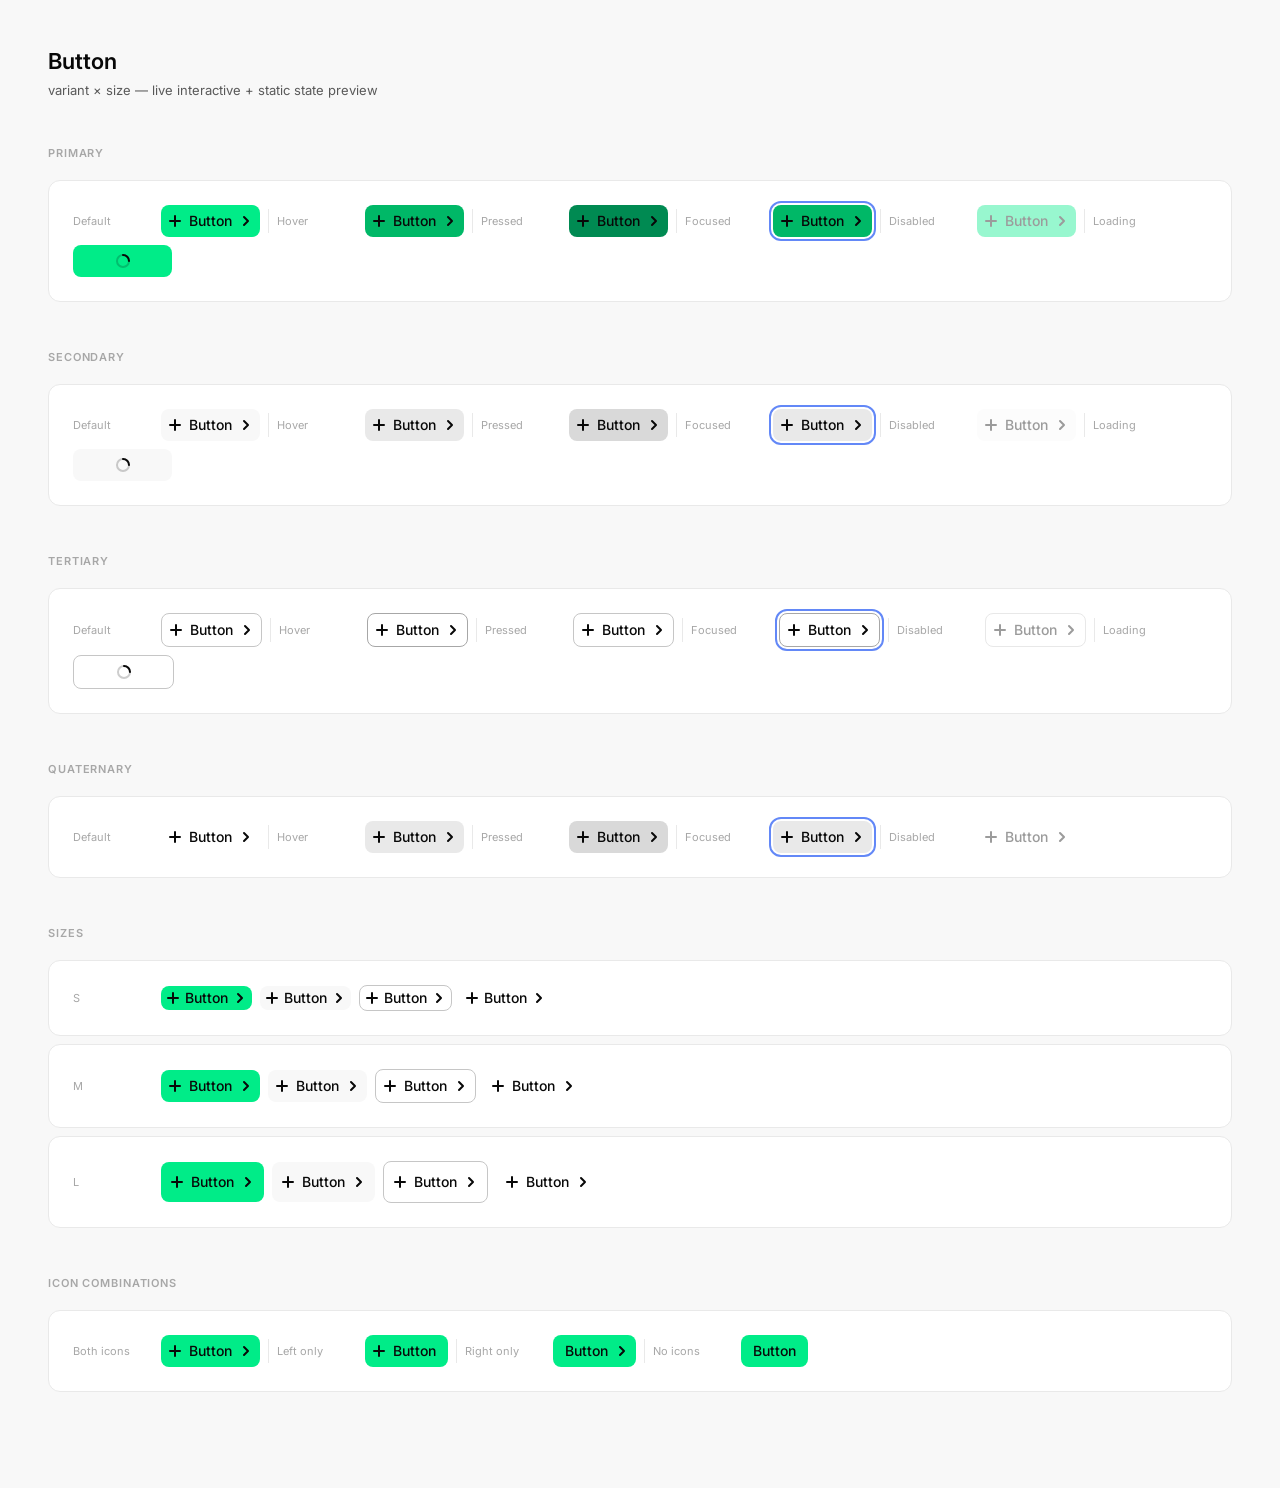
<file: docs/button-preview.html>
<!DOCTYPE html>
<html lang="en">
<head>
  <meta charset="UTF-8" />
  <meta name="viewport" content="width=device-width, initial-scale=1.0" />
  <title>Button — Preview</title>
  <link rel="preconnect" href="https://fonts.googleapis.com" />
  <link rel="preconnect" href="https://fonts.gstatic.com" crossorigin />
  <link href="https://fonts.googleapis.com/css2?family=Inter:wght@400;500&display=swap" rel="stylesheet" />
  <style>
    /* ── Tokens ─────────────────────────────────────────────────── */
    :root {
      --colors-bg-brand-primary:   #00ec88;
      --colors-bg-brand-secondary: #00b867;
      --colors-bg-brand-tertiary:  #008a52;
      --colors-bg-tertiary:        #e9e9e9;
      --colors-bg-quarternary:     #d9d9d9;
      --colors-neutral-25:         #f8f8f8;
      --colors-fg-primary:         #080808;
      --colors-border-primary:     #a7a7a7;
      --colors-border-secondary:   #c6c6c6;
      --colors-border-focus:       #6388f7;
      --radius-sm:                 8px;
      --button-2-size:             14px;
      --button-2-line-height:      16px;
      --button-2-weight:           500;
      --icon-stroke:               2;
      --font-family-body:          'Inter', sans-serif;
    }

    /* ── Reset ──────────────────────────────────────────────────── */
    *, *::before, *::after { box-sizing: border-box; margin: 0; padding: 0; }
    body {
      font-family: 'Inter', sans-serif;
      background: #f8f8f8;
      color: var(--colors-fg-primary);
      -webkit-font-smoothing: antialiased;
      padding: 48px;
    }

    h1 {
      font-size: 22px;
      font-weight: 600;
      margin-bottom: 8px;
    }
    .subtitle {
      font-size: 13px;
      color: #595959;
      margin-bottom: 48px;
    }

    /* ── Section layout ─────────────────────────────────────────── */
    .section { margin-bottom: 48px; }
    .section-title {
      font-size: 11px;
      font-weight: 600;
      text-transform: uppercase;
      letter-spacing: 0.08em;
      color: #a7a7a7;
      margin-bottom: 20px;
    }
    .row {
      display: flex;
      align-items: center;
      gap: 8px;
      flex-wrap: wrap;
      background: #fff;
      padding: 24px;
      border-radius: 12px;
      border: 1px solid #e9e9e9;
    }
    .row + .row { margin-top: 8px; }
    .row-label {
      font-size: 11px;
      color: #a7a7a7;
      min-width: 80px;
      flex-shrink: 0;
    }
    .divider {
      width: 1px;
      height: 24px;
      background: #e9e9e9;
      flex-shrink: 0;
    }

    /* ── Button base ────────────────────────────────────────────── */
    .rly-button {
      position: relative;
      display: inline-flex;
      align-items: center;
      justify-content: center;
      border: none;
      border-radius: var(--radius-sm);
      cursor: pointer;
      outline: none;
      user-select: none;
      font-family: var(--font-family-body);
      font-size: var(--button-2-size);
      line-height: var(--button-2-line-height);
      font-weight: var(--button-2-weight);
      color: var(--colors-fg-primary);
      text-transform: capitalize;
      white-space: nowrap;
      overflow: hidden;
      text-decoration: none;
      transition: background 0.15s ease, border-color 0.15s ease, opacity 0.15s ease;
    }

    .rly-button:focus-visible { overflow: visible; }

    .rly-button:focus-visible::after {
      content: '';
      position: absolute;
      inset: -4px;
      border: 2px solid var(--colors-border-focus);
      border-radius: calc(var(--radius-sm) + 4px);
      pointer-events: none;
    }
    .rly-button--tertiary:focus-visible::after { inset: -5px; }

    .rly-button:disabled:not([data-loading]) { opacity: 0.4; cursor: not-allowed; }
    .rly-button[data-loading] { cursor: wait; }
    .rly-button[data-loading] .rly-button__label,
    .rly-button[data-loading] .rly-button__icon { opacity: 0; }

    @keyframes rly-spin { to { transform: translate(-50%, -50%) rotate(360deg); } }
    .rly-button__spinner {
      position: absolute;
      left: 50%; top: 50%;
      transform: translate(-50%, -50%);
      animation: rly-spin 0.8s linear infinite;
    }

    /* ── Sizes ──────────────────────────────────────────────────── */
    .rly-button--s { padding: 4px; }
    .rly-button--m { padding: 8px 6px; }
    .rly-button--l { padding: 12px 8px; }

    .rly-button__label { padding: 0 4px; }
    .rly-button--m .rly-button__label,
    .rly-button--l .rly-button__label { padding: 0 6px; }

    .rly-button__icon {
      display: flex;
      flex-shrink: 0;
      align-items: center;
      justify-content: center;
    }

    /* ── Primary ────────────────────────────────────────────────── */
    .rly-button--primary { background: var(--colors-bg-brand-primary); }
    .rly-button--primary:hover:not(:disabled):not([data-loading]),
    .rly-button--primary:focus-visible { background: var(--colors-bg-brand-secondary); }
    .rly-button--primary:active:not(:disabled):not([data-loading]) { background: var(--colors-bg-brand-tertiary); }

    /* ── Secondary ──────────────────────────────────────────────── */
    .rly-button--secondary { background: var(--colors-neutral-25); }
    .rly-button--secondary:hover:not(:disabled):not([data-loading]),
    .rly-button--secondary:focus-visible { background: var(--colors-bg-tertiary); }
    .rly-button--secondary:active:not(:disabled):not([data-loading]) { background: var(--colors-bg-quarternary); }

    /* ── Tertiary ───────────────────────────────────────────────── */
    .rly-button--tertiary { background: transparent; border: 1px solid var(--colors-border-secondary); }
    .rly-button--tertiary:hover:not(:disabled):not([data-loading]),
    .rly-button--tertiary:focus-visible { border-color: var(--colors-border-primary); }
    .rly-button--tertiary:active:not(:disabled):not([data-loading]) { border-color: var(--colors-border-secondary); }

    /* ── Quaternary ─────────────────────────────────────────────── */
    .rly-button--quaternary { background: transparent; }
    .rly-button--quaternary:hover:not(:disabled):not([data-loading]),
    .rly-button--quaternary:focus-visible { background: var(--colors-bg-tertiary); }
    .rly-button--quaternary:active:not(:disabled):not([data-loading]) { background: var(--colors-bg-quarternary); }

    /* ── Static state overrides (for preview rows) ──────────────── */
    .is-hovered.rly-button--primary  { background: var(--colors-bg-brand-secondary); }
    .is-pressed.rly-button--primary  { background: var(--colors-bg-brand-tertiary); }
    .is-focused.rly-button--primary  { background: var(--colors-bg-brand-secondary); overflow: visible; }

    .is-hovered.rly-button--secondary { background: var(--colors-bg-tertiary); }
    .is-pressed.rly-button--secondary  { background: var(--colors-bg-quarternary); }
    .is-focused.rly-button--secondary  { background: var(--colors-bg-tertiary); overflow: visible; }

    .is-hovered.rly-button--tertiary  { border-color: var(--colors-border-primary); }
    .is-pressed.rly-button--tertiary   { border-color: var(--colors-border-secondary); }
    .is-focused.rly-button--tertiary   { border-color: var(--colors-border-primary); overflow: visible; }

    .is-hovered.rly-button--quaternary { background: var(--colors-bg-tertiary); }
    .is-pressed.rly-button--quaternary  { background: var(--colors-bg-quarternary); }
    .is-focused.rly-button--quaternary  { background: var(--colors-bg-tertiary); overflow: visible; }

    .is-focused::after {
      content: '';
      position: absolute;
      inset: -4px;
      border: 2px solid var(--colors-border-focus);
      border-radius: calc(var(--radius-sm) + 4px);
      pointer-events: none;
    }
    .is-focused.rly-button--tertiary::after { inset: -5px; }
  </style>
</head>
<body>

  <h1>Button</h1>
  <p class="subtitle">variant × size — live interactive + static state preview</p>

  <!-- ── Variants × States ──────────────────────────────────────── -->
  <div class="section">
    <div class="section-title">Primary</div>
    <div class="row">
      <span class="row-label">Default</span>
      <button class="rly-button rly-button--primary rly-button--m">
        <span class="rly-button__icon"><!-- plus --><svg width="16" height="16" viewBox="0 0 16 16" fill="none"><path d="M8 3v10M3 8h10" stroke="currentColor" stroke-width="2" stroke-linecap="round"/></svg></span>
        <span class="rly-button__label">Button</span>
        <span class="rly-button__icon"><!-- chevron --><svg width="16" height="16" viewBox="0 0 16 16" fill="none"><path d="M6 4l4 4-4 4" stroke="currentColor" stroke-width="2" stroke-linecap="round" stroke-linejoin="round"/></svg></span>
      </button>
      <div class="divider"></div>
      <span class="row-label">Hover</span>
      <button class="rly-button rly-button--primary rly-button--m is-hovered">
        <span class="rly-button__icon"><svg width="16" height="16" viewBox="0 0 16 16" fill="none"><path d="M8 3v10M3 8h10" stroke="currentColor" stroke-width="2" stroke-linecap="round"/></svg></span>
        <span class="rly-button__label">Button</span>
        <span class="rly-button__icon"><svg width="16" height="16" viewBox="0 0 16 16" fill="none"><path d="M6 4l4 4-4 4" stroke="currentColor" stroke-width="2" stroke-linecap="round" stroke-linejoin="round"/></svg></span>
      </button>
      <div class="divider"></div>
      <span class="row-label">Pressed</span>
      <button class="rly-button rly-button--primary rly-button--m is-pressed">
        <span class="rly-button__icon"><svg width="16" height="16" viewBox="0 0 16 16" fill="none"><path d="M8 3v10M3 8h10" stroke="currentColor" stroke-width="2" stroke-linecap="round"/></svg></span>
        <span class="rly-button__label">Button</span>
        <span class="rly-button__icon"><svg width="16" height="16" viewBox="0 0 16 16" fill="none"><path d="M6 4l4 4-4 4" stroke="currentColor" stroke-width="2" stroke-linecap="round" stroke-linejoin="round"/></svg></span>
      </button>
      <div class="divider"></div>
      <span class="row-label">Focused</span>
      <button class="rly-button rly-button--primary rly-button--m is-focused">
        <span class="rly-button__icon"><svg width="16" height="16" viewBox="0 0 16 16" fill="none"><path d="M8 3v10M3 8h10" stroke="currentColor" stroke-width="2" stroke-linecap="round"/></svg></span>
        <span class="rly-button__label">Button</span>
        <span class="rly-button__icon"><svg width="16" height="16" viewBox="0 0 16 16" fill="none"><path d="M6 4l4 4-4 4" stroke="currentColor" stroke-width="2" stroke-linecap="round" stroke-linejoin="round"/></svg></span>
      </button>
      <div class="divider"></div>
      <span class="row-label">Disabled</span>
      <button class="rly-button rly-button--primary rly-button--m" disabled>
        <span class="rly-button__icon"><svg width="16" height="16" viewBox="0 0 16 16" fill="none"><path d="M8 3v10M3 8h10" stroke="currentColor" stroke-width="2" stroke-linecap="round"/></svg></span>
        <span class="rly-button__label">Button</span>
        <span class="rly-button__icon"><svg width="16" height="16" viewBox="0 0 16 16" fill="none"><path d="M6 4l4 4-4 4" stroke="currentColor" stroke-width="2" stroke-linecap="round" stroke-linejoin="round"/></svg></span>
      </button>
      <div class="divider"></div>
      <span class="row-label">Loading</span>
      <button class="rly-button rly-button--primary rly-button--m" data-loading disabled aria-busy="true">
        <span class="rly-button__icon"><svg width="16" height="16" viewBox="0 0 16 16" fill="none"><path d="M8 3v10M3 8h10" stroke="currentColor" stroke-width="2" stroke-linecap="round"/></svg></span>
        <span class="rly-button__label">Button</span>
        <span class="rly-button__icon"><svg width="16" height="16" viewBox="0 0 16 16" fill="none"><path d="M6 4l4 4-4 4" stroke="currentColor" stroke-width="2" stroke-linecap="round" stroke-linejoin="round"/></svg></span>
        <svg width="16" height="16" viewBox="0 0 16 16" fill="none" aria-hidden="true" class="rly-button__spinner">
          <circle cx="8" cy="8" r="6" stroke="currentColor" stroke-opacity="0.2" stroke-width="2"/>
          <path d="M8 2a6 6 0 0 1 6 6" stroke="currentColor" stroke-width="2" stroke-linecap="round"/>
        </svg>
      </button>
    </div>
  </div>

  <div class="section">
    <div class="section-title">Secondary</div>
    <div class="row">
      <span class="row-label">Default</span>
      <button class="rly-button rly-button--secondary rly-button--m">
        <span class="rly-button__icon"><svg width="16" height="16" viewBox="0 0 16 16" fill="none"><path d="M8 3v10M3 8h10" stroke="currentColor" stroke-width="2" stroke-linecap="round"/></svg></span>
        <span class="rly-button__label">Button</span>
        <span class="rly-button__icon"><svg width="16" height="16" viewBox="0 0 16 16" fill="none"><path d="M6 4l4 4-4 4" stroke="currentColor" stroke-width="2" stroke-linecap="round" stroke-linejoin="round"/></svg></span>
      </button>
      <div class="divider"></div>
      <span class="row-label">Hover</span>
      <button class="rly-button rly-button--secondary rly-button--m is-hovered">
        <span class="rly-button__icon"><svg width="16" height="16" viewBox="0 0 16 16" fill="none"><path d="M8 3v10M3 8h10" stroke="currentColor" stroke-width="2" stroke-linecap="round"/></svg></span>
        <span class="rly-button__label">Button</span>
        <span class="rly-button__icon"><svg width="16" height="16" viewBox="0 0 16 16" fill="none"><path d="M6 4l4 4-4 4" stroke="currentColor" stroke-width="2" stroke-linecap="round" stroke-linejoin="round"/></svg></span>
      </button>
      <div class="divider"></div>
      <span class="row-label">Pressed</span>
      <button class="rly-button rly-button--secondary rly-button--m is-pressed">
        <span class="rly-button__icon"><svg width="16" height="16" viewBox="0 0 16 16" fill="none"><path d="M8 3v10M3 8h10" stroke="currentColor" stroke-width="2" stroke-linecap="round"/></svg></span>
        <span class="rly-button__label">Button</span>
        <span class="rly-button__icon"><svg width="16" height="16" viewBox="0 0 16 16" fill="none"><path d="M6 4l4 4-4 4" stroke="currentColor" stroke-width="2" stroke-linecap="round" stroke-linejoin="round"/></svg></span>
      </button>
      <div class="divider"></div>
      <span class="row-label">Focused</span>
      <button class="rly-button rly-button--secondary rly-button--m is-focused">
        <span class="rly-button__icon"><svg width="16" height="16" viewBox="0 0 16 16" fill="none"><path d="M8 3v10M3 8h10" stroke="currentColor" stroke-width="2" stroke-linecap="round"/></svg></span>
        <span class="rly-button__label">Button</span>
        <span class="rly-button__icon"><svg width="16" height="16" viewBox="0 0 16 16" fill="none"><path d="M6 4l4 4-4 4" stroke="currentColor" stroke-width="2" stroke-linecap="round" stroke-linejoin="round"/></svg></span>
      </button>
      <div class="divider"></div>
      <span class="row-label">Disabled</span>
      <button class="rly-button rly-button--secondary rly-button--m" disabled>
        <span class="rly-button__icon"><svg width="16" height="16" viewBox="0 0 16 16" fill="none"><path d="M8 3v10M3 8h10" stroke="currentColor" stroke-width="2" stroke-linecap="round"/></svg></span>
        <span class="rly-button__label">Button</span>
        <span class="rly-button__icon"><svg width="16" height="16" viewBox="0 0 16 16" fill="none"><path d="M6 4l4 4-4 4" stroke="currentColor" stroke-width="2" stroke-linecap="round" stroke-linejoin="round"/></svg></span>
      </button>
      <div class="divider"></div>
      <span class="row-label">Loading</span>
      <button class="rly-button rly-button--secondary rly-button--m" data-loading disabled aria-busy="true">
        <span class="rly-button__icon"><svg width="16" height="16" viewBox="0 0 16 16" fill="none"><path d="M8 3v10M3 8h10" stroke="currentColor" stroke-width="2" stroke-linecap="round"/></svg></span>
        <span class="rly-button__label">Button</span>
        <span class="rly-button__icon"><svg width="16" height="16" viewBox="0 0 16 16" fill="none"><path d="M6 4l4 4-4 4" stroke="currentColor" stroke-width="2" stroke-linecap="round" stroke-linejoin="round"/></svg></span>
        <svg width="16" height="16" viewBox="0 0 16 16" fill="none" aria-hidden="true" class="rly-button__spinner">
          <circle cx="8" cy="8" r="6" stroke="currentColor" stroke-opacity="0.2" stroke-width="2"/>
          <path d="M8 2a6 6 0 0 1 6 6" stroke="currentColor" stroke-width="2" stroke-linecap="round"/>
        </svg>
      </button>
    </div>
  </div>

  <div class="section">
    <div class="section-title">Tertiary</div>
    <div class="row">
      <span class="row-label">Default</span>
      <button class="rly-button rly-button--tertiary rly-button--m">
        <span class="rly-button__icon"><svg width="16" height="16" viewBox="0 0 16 16" fill="none"><path d="M8 3v10M3 8h10" stroke="currentColor" stroke-width="2" stroke-linecap="round"/></svg></span>
        <span class="rly-button__label">Button</span>
        <span class="rly-button__icon"><svg width="16" height="16" viewBox="0 0 16 16" fill="none"><path d="M6 4l4 4-4 4" stroke="currentColor" stroke-width="2" stroke-linecap="round" stroke-linejoin="round"/></svg></span>
      </button>
      <div class="divider"></div>
      <span class="row-label">Hover</span>
      <button class="rly-button rly-button--tertiary rly-button--m is-hovered">
        <span class="rly-button__icon"><svg width="16" height="16" viewBox="0 0 16 16" fill="none"><path d="M8 3v10M3 8h10" stroke="currentColor" stroke-width="2" stroke-linecap="round"/></svg></span>
        <span class="rly-button__label">Button</span>
        <span class="rly-button__icon"><svg width="16" height="16" viewBox="0 0 16 16" fill="none"><path d="M6 4l4 4-4 4" stroke="currentColor" stroke-width="2" stroke-linecap="round" stroke-linejoin="round"/></svg></span>
      </button>
      <div class="divider"></div>
      <span class="row-label">Pressed</span>
      <button class="rly-button rly-button--tertiary rly-button--m is-pressed">
        <span class="rly-button__icon"><svg width="16" height="16" viewBox="0 0 16 16" fill="none"><path d="M8 3v10M3 8h10" stroke="currentColor" stroke-width="2" stroke-linecap="round"/></svg></span>
        <span class="rly-button__label">Button</span>
        <span class="rly-button__icon"><svg width="16" height="16" viewBox="0 0 16 16" fill="none"><path d="M6 4l4 4-4 4" stroke="currentColor" stroke-width="2" stroke-linecap="round" stroke-linejoin="round"/></svg></span>
      </button>
      <div class="divider"></div>
      <span class="row-label">Focused</span>
      <button class="rly-button rly-button--tertiary rly-button--m is-focused">
        <span class="rly-button__icon"><svg width="16" height="16" viewBox="0 0 16 16" fill="none"><path d="M8 3v10M3 8h10" stroke="currentColor" stroke-width="2" stroke-linecap="round"/></svg></span>
        <span class="rly-button__label">Button</span>
        <span class="rly-button__icon"><svg width="16" height="16" viewBox="0 0 16 16" fill="none"><path d="M6 4l4 4-4 4" stroke="currentColor" stroke-width="2" stroke-linecap="round" stroke-linejoin="round"/></svg></span>
      </button>
      <div class="divider"></div>
      <span class="row-label">Disabled</span>
      <button class="rly-button rly-button--tertiary rly-button--m" disabled>
        <span class="rly-button__icon"><svg width="16" height="16" viewBox="0 0 16 16" fill="none"><path d="M8 3v10M3 8h10" stroke="currentColor" stroke-width="2" stroke-linecap="round"/></svg></span>
        <span class="rly-button__label">Button</span>
        <span class="rly-button__icon"><svg width="16" height="16" viewBox="0 0 16 16" fill="none"><path d="M6 4l4 4-4 4" stroke="currentColor" stroke-width="2" stroke-linecap="round" stroke-linejoin="round"/></svg></span>
      </button>
      <div class="divider"></div>
      <span class="row-label">Loading</span>
      <button class="rly-button rly-button--tertiary rly-button--m" data-loading disabled aria-busy="true">
        <span class="rly-button__icon"><svg width="16" height="16" viewBox="0 0 16 16" fill="none"><path d="M8 3v10M3 8h10" stroke="currentColor" stroke-width="2" stroke-linecap="round"/></svg></span>
        <span class="rly-button__label">Button</span>
        <span class="rly-button__icon"><svg width="16" height="16" viewBox="0 0 16 16" fill="none"><path d="M6 4l4 4-4 4" stroke="currentColor" stroke-width="2" stroke-linecap="round" stroke-linejoin="round"/></svg></span>
        <svg width="16" height="16" viewBox="0 0 16 16" fill="none" aria-hidden="true" class="rly-button__spinner">
          <circle cx="8" cy="8" r="6" stroke="currentColor" stroke-opacity="0.2" stroke-width="2"/>
          <path d="M8 2a6 6 0 0 1 6 6" stroke="currentColor" stroke-width="2" stroke-linecap="round"/>
        </svg>
      </button>
    </div>
  </div>

  <div class="section">
    <div class="section-title">Quaternary</div>
    <div class="row">
      <span class="row-label">Default</span>
      <button class="rly-button rly-button--quaternary rly-button--m">
        <span class="rly-button__icon"><svg width="16" height="16" viewBox="0 0 16 16" fill="none"><path d="M8 3v10M3 8h10" stroke="currentColor" stroke-width="2" stroke-linecap="round"/></svg></span>
        <span class="rly-button__label">Button</span>
        <span class="rly-button__icon"><svg width="16" height="16" viewBox="0 0 16 16" fill="none"><path d="M6 4l4 4-4 4" stroke="currentColor" stroke-width="2" stroke-linecap="round" stroke-linejoin="round"/></svg></span>
      </button>
      <div class="divider"></div>
      <span class="row-label">Hover</span>
      <button class="rly-button rly-button--quaternary rly-button--m is-hovered">
        <span class="rly-button__icon"><svg width="16" height="16" viewBox="0 0 16 16" fill="none"><path d="M8 3v10M3 8h10" stroke="currentColor" stroke-width="2" stroke-linecap="round"/></svg></span>
        <span class="rly-button__label">Button</span>
        <span class="rly-button__icon"><svg width="16" height="16" viewBox="0 0 16 16" fill="none"><path d="M6 4l4 4-4 4" stroke="currentColor" stroke-width="2" stroke-linecap="round" stroke-linejoin="round"/></svg></span>
      </button>
      <div class="divider"></div>
      <span class="row-label">Pressed</span>
      <button class="rly-button rly-button--quaternary rly-button--m is-pressed">
        <span class="rly-button__icon"><svg width="16" height="16" viewBox="0 0 16 16" fill="none"><path d="M8 3v10M3 8h10" stroke="currentColor" stroke-width="2" stroke-linecap="round"/></svg></span>
        <span class="rly-button__label">Button</span>
        <span class="rly-button__icon"><svg width="16" height="16" viewBox="0 0 16 16" fill="none"><path d="M6 4l4 4-4 4" stroke="currentColor" stroke-width="2" stroke-linecap="round" stroke-linejoin="round"/></svg></span>
      </button>
      <div class="divider"></div>
      <span class="row-label">Focused</span>
      <button class="rly-button rly-button--quaternary rly-button--m is-focused">
        <span class="rly-button__icon"><svg width="16" height="16" viewBox="0 0 16 16" fill="none"><path d="M8 3v10M3 8h10" stroke="currentColor" stroke-width="2" stroke-linecap="round"/></svg></span>
        <span class="rly-button__label">Button</span>
        <span class="rly-button__icon"><svg width="16" height="16" viewBox="0 0 16 16" fill="none"><path d="M6 4l4 4-4 4" stroke="currentColor" stroke-width="2" stroke-linecap="round" stroke-linejoin="round"/></svg></span>
      </button>
      <div class="divider"></div>
      <span class="row-label">Disabled</span>
      <button class="rly-button rly-button--quaternary rly-button--m" disabled>
        <span class="rly-button__icon"><svg width="16" height="16" viewBox="0 0 16 16" fill="none"><path d="M8 3v10M3 8h10" stroke="currentColor" stroke-width="2" stroke-linecap="round"/></svg></span>
        <span class="rly-button__label">Button</span>
        <span class="rly-button__icon"><svg width="16" height="16" viewBox="0 0 16 16" fill="none"><path d="M6 4l4 4-4 4" stroke="currentColor" stroke-width="2" stroke-linecap="round" stroke-linejoin="round"/></svg></span>
      </button>
    </div>
  </div>

  <!-- ── Sizes ─────────────────────────────────────────────────────── -->
  <div class="section">
    <div class="section-title">Sizes</div>
    <div class="row">
      <span class="row-label">S</span>
      <button class="rly-button rly-button--primary rly-button--s">
        <span class="rly-button__icon"><svg width="16" height="16" viewBox="0 0 16 16" fill="none"><path d="M8 3v10M3 8h10" stroke="currentColor" stroke-width="2" stroke-linecap="round"/></svg></span>
        <span class="rly-button__label">Button</span>
        <span class="rly-button__icon"><svg width="16" height="16" viewBox="0 0 16 16" fill="none"><path d="M6 4l4 4-4 4" stroke="currentColor" stroke-width="2" stroke-linecap="round" stroke-linejoin="round"/></svg></span>
      </button>
      <button class="rly-button rly-button--secondary rly-button--s">
        <span class="rly-button__icon"><svg width="16" height="16" viewBox="0 0 16 16" fill="none"><path d="M8 3v10M3 8h10" stroke="currentColor" stroke-width="2" stroke-linecap="round"/></svg></span>
        <span class="rly-button__label">Button</span>
        <span class="rly-button__icon"><svg width="16" height="16" viewBox="0 0 16 16" fill="none"><path d="M6 4l4 4-4 4" stroke="currentColor" stroke-width="2" stroke-linecap="round" stroke-linejoin="round"/></svg></span>
      </button>
      <button class="rly-button rly-button--tertiary rly-button--s">
        <span class="rly-button__icon"><svg width="16" height="16" viewBox="0 0 16 16" fill="none"><path d="M8 3v10M3 8h10" stroke="currentColor" stroke-width="2" stroke-linecap="round"/></svg></span>
        <span class="rly-button__label">Button</span>
        <span class="rly-button__icon"><svg width="16" height="16" viewBox="0 0 16 16" fill="none"><path d="M6 4l4 4-4 4" stroke="currentColor" stroke-width="2" stroke-linecap="round" stroke-linejoin="round"/></svg></span>
      </button>
      <button class="rly-button rly-button--quaternary rly-button--s">
        <span class="rly-button__icon"><svg width="16" height="16" viewBox="0 0 16 16" fill="none"><path d="M8 3v10M3 8h10" stroke="currentColor" stroke-width="2" stroke-linecap="round"/></svg></span>
        <span class="rly-button__label">Button</span>
        <span class="rly-button__icon"><svg width="16" height="16" viewBox="0 0 16 16" fill="none"><path d="M6 4l4 4-4 4" stroke="currentColor" stroke-width="2" stroke-linecap="round" stroke-linejoin="round"/></svg></span>
      </button>
    </div>
    <div class="row">
      <span class="row-label">M</span>
      <button class="rly-button rly-button--primary rly-button--m">
        <span class="rly-button__icon"><svg width="16" height="16" viewBox="0 0 16 16" fill="none"><path d="M8 3v10M3 8h10" stroke="currentColor" stroke-width="2" stroke-linecap="round"/></svg></span>
        <span class="rly-button__label">Button</span>
        <span class="rly-button__icon"><svg width="16" height="16" viewBox="0 0 16 16" fill="none"><path d="M6 4l4 4-4 4" stroke="currentColor" stroke-width="2" stroke-linecap="round" stroke-linejoin="round"/></svg></span>
      </button>
      <button class="rly-button rly-button--secondary rly-button--m">
        <span class="rly-button__icon"><svg width="16" height="16" viewBox="0 0 16 16" fill="none"><path d="M8 3v10M3 8h10" stroke="currentColor" stroke-width="2" stroke-linecap="round"/></svg></span>
        <span class="rly-button__label">Button</span>
        <span class="rly-button__icon"><svg width="16" height="16" viewBox="0 0 16 16" fill="none"><path d="M6 4l4 4-4 4" stroke="currentColor" stroke-width="2" stroke-linecap="round" stroke-linejoin="round"/></svg></span>
      </button>
      <button class="rly-button rly-button--tertiary rly-button--m">
        <span class="rly-button__icon"><svg width="16" height="16" viewBox="0 0 16 16" fill="none"><path d="M8 3v10M3 8h10" stroke="currentColor" stroke-width="2" stroke-linecap="round"/></svg></span>
        <span class="rly-button__label">Button</span>
        <span class="rly-button__icon"><svg width="16" height="16" viewBox="0 0 16 16" fill="none"><path d="M6 4l4 4-4 4" stroke="currentColor" stroke-width="2" stroke-linecap="round" stroke-linejoin="round"/></svg></span>
      </button>
      <button class="rly-button rly-button--quaternary rly-button--m">
        <span class="rly-button__icon"><svg width="16" height="16" viewBox="0 0 16 16" fill="none"><path d="M8 3v10M3 8h10" stroke="currentColor" stroke-width="2" stroke-linecap="round"/></svg></span>
        <span class="rly-button__label">Button</span>
        <span class="rly-button__icon"><svg width="16" height="16" viewBox="0 0 16 16" fill="none"><path d="M6 4l4 4-4 4" stroke="currentColor" stroke-width="2" stroke-linecap="round" stroke-linejoin="round"/></svg></span>
      </button>
    </div>
    <div class="row">
      <span class="row-label">L</span>
      <button class="rly-button rly-button--primary rly-button--l">
        <span class="rly-button__icon"><svg width="16" height="16" viewBox="0 0 16 16" fill="none"><path d="M8 3v10M3 8h10" stroke="currentColor" stroke-width="2" stroke-linecap="round"/></svg></span>
        <span class="rly-button__label">Button</span>
        <span class="rly-button__icon"><svg width="16" height="16" viewBox="0 0 16 16" fill="none"><path d="M6 4l4 4-4 4" stroke="currentColor" stroke-width="2" stroke-linecap="round" stroke-linejoin="round"/></svg></span>
      </button>
      <button class="rly-button rly-button--secondary rly-button--l">
        <span class="rly-button__icon"><svg width="16" height="16" viewBox="0 0 16 16" fill="none"><path d="M8 3v10M3 8h10" stroke="currentColor" stroke-width="2" stroke-linecap="round"/></svg></span>
        <span class="rly-button__label">Button</span>
        <span class="rly-button__icon"><svg width="16" height="16" viewBox="0 0 16 16" fill="none"><path d="M6 4l4 4-4 4" stroke="currentColor" stroke-width="2" stroke-linecap="round" stroke-linejoin="round"/></svg></span>
      </button>
      <button class="rly-button rly-button--tertiary rly-button--l">
        <span class="rly-button__icon"><svg width="16" height="16" viewBox="0 0 16 16" fill="none"><path d="M8 3v10M3 8h10" stroke="currentColor" stroke-width="2" stroke-linecap="round"/></svg></span>
        <span class="rly-button__label">Button</span>
        <span class="rly-button__icon"><svg width="16" height="16" viewBox="0 0 16 16" fill="none"><path d="M6 4l4 4-4 4" stroke="currentColor" stroke-width="2" stroke-linecap="round" stroke-linejoin="round"/></svg></span>
      </button>
      <button class="rly-button rly-button--quaternary rly-button--l">
        <span class="rly-button__icon"><svg width="16" height="16" viewBox="0 0 16 16" fill="none"><path d="M8 3v10M3 8h10" stroke="currentColor" stroke-width="2" stroke-linecap="round"/></svg></span>
        <span class="rly-button__label">Button</span>
        <span class="rly-button__icon"><svg width="16" height="16" viewBox="0 0 16 16" fill="none"><path d="M6 4l4 4-4 4" stroke="currentColor" stroke-width="2" stroke-linecap="round" stroke-linejoin="round"/></svg></span>
      </button>
    </div>
  </div>

  <!-- ── Icon combinations ─────────────────────────────────────────── -->
  <div class="section">
    <div class="section-title">Icon combinations</div>
    <div class="row">
      <span class="row-label">Both icons</span>
      <button class="rly-button rly-button--primary rly-button--m">
        <span class="rly-button__icon"><svg width="16" height="16" viewBox="0 0 16 16" fill="none"><path d="M8 3v10M3 8h10" stroke="currentColor" stroke-width="2" stroke-linecap="round"/></svg></span>
        <span class="rly-button__label">Button</span>
        <span class="rly-button__icon"><svg width="16" height="16" viewBox="0 0 16 16" fill="none"><path d="M6 4l4 4-4 4" stroke="currentColor" stroke-width="2" stroke-linecap="round" stroke-linejoin="round"/></svg></span>
      </button>
      <div class="divider"></div>
      <span class="row-label">Left only</span>
      <button class="rly-button rly-button--primary rly-button--m">
        <span class="rly-button__icon"><svg width="16" height="16" viewBox="0 0 16 16" fill="none"><path d="M8 3v10M3 8h10" stroke="currentColor" stroke-width="2" stroke-linecap="round"/></svg></span>
        <span class="rly-button__label">Button</span>
      </button>
      <div class="divider"></div>
      <span class="row-label">Right only</span>
      <button class="rly-button rly-button--primary rly-button--m">
        <span class="rly-button__label">Button</span>
        <span class="rly-button__icon"><svg width="16" height="16" viewBox="0 0 16 16" fill="none"><path d="M6 4l4 4-4 4" stroke="currentColor" stroke-width="2" stroke-linecap="round" stroke-linejoin="round"/></svg></span>
      </button>
      <div class="divider"></div>
      <span class="row-label">No icons</span>
      <button class="rly-button rly-button--primary rly-button--m">
        <span class="rly-button__label">Button</span>
      </button>
    </div>
  </div>

</body>
</html>
</file>
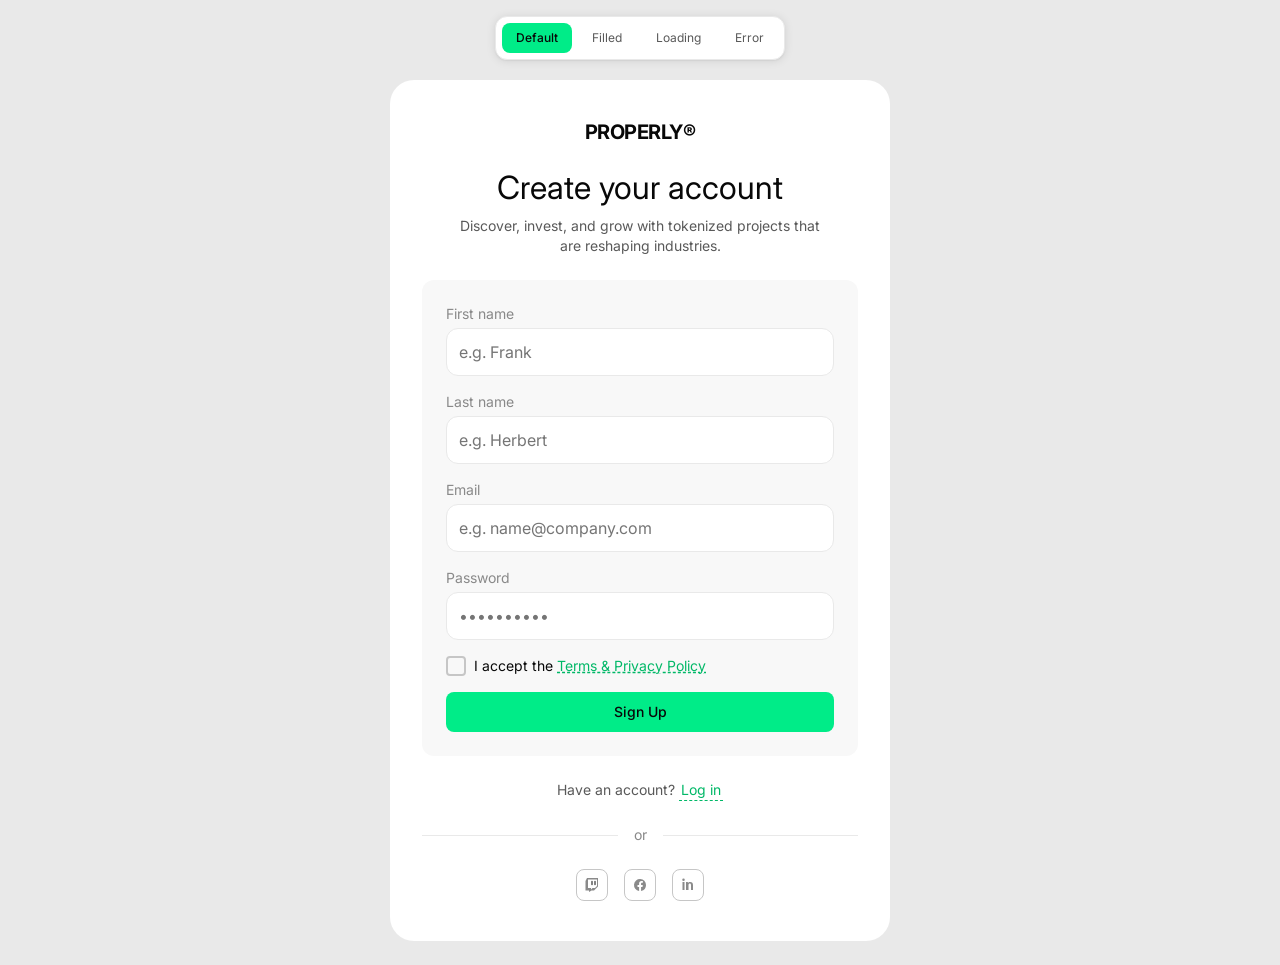
<file: patterns/RegisterForm.html>
<!DOCTYPE html>
<html lang="en">
<head>
  <meta charset="UTF-8" />
  <meta name="viewport" content="width=device-width, initial-scale=1.0" />
  <title>RegisterForm — Pattern Prototype</title>
  <link rel="preconnect" href="https://fonts.googleapis.com" />
  <link rel="preconnect" href="https://fonts.gstatic.com" crossorigin />
  <link href="https://fonts.googleapis.com/css2?family=Inter:wght@400;500;700&display=swap" rel="stylesheet" />
  <link rel="stylesheet" href="../tokens/tokens.css" />
  <style>
    /* ── Reset ──────────────────────────────────────────────────── */
    *, *::before, *::after { box-sizing: border-box; margin: 0; padding: 0; }
    button { font: inherit; }
    input  { font: inherit; }
    a      { color: inherit; }

    /* ── Page base ──────────────────────────────────────────────── */
    body {
      font-family: var(--font-family-body);
      background: var(--colors-neutral-50);
      min-height: 100vh;
    }

    /* ── State visibility ───────────────────────────────────────── */
    [data-state]                                  { display: none !important; }
    body[data-active="default"] [data-state="default"],
    body[data-active="filled"]  [data-state="filled"],
    body[data-active="loading"] [data-state="loading"],
    body[data-active="error"]   [data-state="error"]   { display: flex !important; }

    /* ── Prototype toolbar ──────────────────────────────────────── */
    .proto-toolbar {
      position: fixed;
      top: 16px;
      left: 50%;
      transform: translateX(-50%);
      display: flex;
      gap: 6px;
      background: var(--colors-bg-primary);
      border: 1px solid var(--colors-border-tertiary);
      border-radius: var(--radius-md);
      padding: 6px;
      box-shadow: var(--shadow-sm);
      z-index: 100;
    }
    .proto-toolbar button {
      padding: 6px 14px;
      border: none;
      border-radius: var(--radius-sm);
      background: transparent;
      font-size: var(--body-4-size);
      line-height: var(--body-4-line-height);
      cursor: pointer;
      color: var(--colors-fg-secondary);
      transition: background 0.15s, color 0.15s;
    }
    .proto-toolbar button.active {
      background: var(--colors-bg-brand-primary);
      color: var(--colors-fg-primary);
      font-weight: 500;
    }

    /* ── Page layout ────────────────────────────────────────────── */
    .proto-page {
      min-height: 100vh;
      display: flex;
      align-items: center;
      justify-content: center;
      padding: 80px 16px 24px;
    }

    /* ── Register card ──────────────────────────────────────────── */
    .register-card {
      width: 100%;
      max-width: 500px;
      background: var(--colors-bg-primary);
      border-radius: var(--radius-xl);
      padding: var(--spacing-10) var(--spacing-8);
      display: flex;
      flex-direction: column;
      align-items: center;
      gap: var(--spacing-6);
    }

    /* ── Logo ───────────────────────────────────────────────────── */
    .register-card__logo {
      font-family: var(--font-family-headings);
      font-size: var(--heading-5-size);
      line-height: var(--heading-5-line-height);
      font-weight: 700;
      color: var(--colors-fg-primary);
      letter-spacing: -0.5px;
    }

    /* ── Header ─────────────────────────────────────────────────── */
    .register-card__header {
      display: flex;
      flex-direction: column;
      align-items: center;
      gap: 8px;
      text-align: center;
    }
    .register-card__title {
      font-family: var(--font-family-headings);
      font-size: var(--heading-3-size);
      line-height: var(--heading-3-line-height);
      font-weight: 400;
      color: var(--colors-fg-primary);
    }
    .register-card__subtitle {
      font-size: var(--body-3-size);
      line-height: var(--body-3-line-height);
      color: var(--colors-fg-secondary);
      max-width: 360px;
    }

    /* ── Form panel ─────────────────────────────────────────────── */
    .register-card__form-panel {
      width: 100%;
      background: var(--colors-neutral-25);
      border-radius: var(--radius-md);
      padding: var(--spacing-6);
      display: flex;
      flex-direction: column;
      gap: var(--spacing-4);
    }

    /* ── Input (mirrors Input.tsx) ──────────────────────────────── */
    .rly-input { display: flex; flex-direction: column; gap: 4px; }

    .rly-input__label {
      font-size: var(--body-3-size);
      line-height: var(--body-3-line-height);
      font-weight: 400;
      color: var(--colors-fg-tertiary);
    }
    .rly-input__field {
      height: 48px;
      border-radius: var(--radius-md);
      border: 1px solid var(--colors-border-tertiary);
      background: var(--colors-bg-primary);
      display: flex;
      align-items: center;
      overflow: hidden;
      transition: border-color 0.15s;
    }
    .rly-input__field:hover { border-color: var(--colors-border-secondary); }
    .rly-input__field:focus-within { border-color: var(--colors-border-secondary); }
    .rly-input__field--error { border-color: var(--colors-border-system-error-primary); }
    .rly-input__field--error:hover { border-color: var(--colors-border-system-error-primary); }

    .rly-input__native {
      flex: 1;
      padding: 8px 12px;
      border: none;
      outline: none;
      background: transparent;
      font-size: var(--body-2-size);
      line-height: var(--body-2-line-height);
      font-weight: 400;
      color: var(--colors-fg-secondary);
    }
    .rly-input__native--filled { color: var(--colors-fg-primary); }
    .rly-input__native:disabled { opacity: 0.4; cursor: not-allowed; }

    .rly-input__error {
      font-size: var(--body-4-size);
      line-height: var(--body-4-line-height);
      color: var(--colors-fg-system-error-primary);
    }

    /* ── Checkbox (mirrors Checkbox.tsx) ────────────────────────── */
    .rly-checkbox {
      display: inline-flex;
      align-items: center;
      gap: 8px;
      cursor: pointer;
      user-select: none;
    }
    .rly-checkbox__box {
      width: 20px;
      height: 20px;
      flex-shrink: 0;
      border-radius: var(--radius-xs);
      border: 2px solid var(--colors-border-secondary);
      background: transparent;
      display: flex;
      align-items: center;
      justify-content: center;
      transition: border-color 0.15s, background 0.15s;
    }
    .rly-checkbox__box--checked {
      background: var(--colors-bg-brand-primary);
      border-color: var(--colors-bg-brand-primary);
    }
    .rly-checkbox__check { display: none; }
    .rly-checkbox__box--checked .rly-checkbox__check { display: block; }
    .rly-checkbox__label {
      font-size: var(--body-3-size);
      line-height: var(--body-3-line-height);
      color: var(--colors-fg-primary);
    }
    .rly-checkbox__label a {
      color: var(--colors-fg-brand-primary);
      text-decoration: underline;
      text-decoration-style: dashed;
    }

    /* ── Button (mirrors Button.tsx, Primary/L) ─────────────────── */
    .rly-button {
      display: inline-flex;
      align-items: center;
      justify-content: center;
      border: none;
      border-radius: var(--radius-sm);
      cursor: pointer;
      font-size: var(--button-2-size);
      line-height: var(--button-2-line-height);
      font-weight: var(--button-2-weight);
      color: var(--colors-fg-primary);
      padding: 12px 8px;
      white-space: nowrap;
      position: relative;
      overflow: hidden;
      transition: background 0.15s ease;
      text-transform: capitalize;
    }
    .rly-button__label { padding: 0 6px; }
    .rly-button--primary { background: var(--colors-bg-brand-primary); }
    .rly-button--primary:hover { background: var(--colors-bg-brand-secondary); }
    .rly-button--full-width { width: 100%; }
    .rly-button--loading { cursor: wait; pointer-events: none; }
    .rly-button--loading .rly-button__label { opacity: 0; }

    .rly-button__spinner {
      position: absolute;
      left: 50%;
      top: 50%;
      transform: translate(-50%, -50%);
      animation: rly-spin 0.8s linear infinite;
    }
    @keyframes rly-spin { to { transform: translate(-50%, -50%) rotate(360deg); } }

    /* ── Footer text + link button ──────────────────────────────── */
    .register-card__footer-text {
      font-size: var(--body-3-size);
      line-height: var(--body-3-line-height);
      color: var(--colors-fg-secondary);
      text-align: center;
    }
    .rly-link-button {
      background: none;
      border: none;
      border-bottom: 1px dashed var(--colors-fg-brand-primary);
      color: var(--colors-fg-brand-primary);
      font-size: var(--body-3-size);
      line-height: var(--body-3-line-height);
      cursor: pointer;
      padding: 0 2px;
    }

    /* ── Divider ────────────────────────────────────────────────── */
    .register-card__divider {
      width: 100%;
      display: flex;
      align-items: center;
      gap: var(--spacing-4);
    }
    .register-card__divider-line {
      flex: 1;
      height: 1px;
      background: var(--colors-border-tertiary);
    }
    .register-card__divider-label {
      font-size: var(--body-3-size);
      line-height: var(--body-3-line-height);
      color: var(--colors-fg-tertiary);
    }

    /* ── Social row ─────────────────────────────────────────────── */
    .register-card__social {
      display: flex;
      align-items: center;
      justify-content: center;
      gap: var(--spacing-4);
    }

    /* ── IconButton Secondary (mirrors IconButton.tsx) ──────────── */
    .rly-icon-button {
      display: inline-flex;
      align-items: center;
      justify-content: center;
      width: 32px;
      height: 32px;
      border-radius: var(--radius-sm);
      border: 1px solid var(--colors-border-secondary);
      background: transparent;
      cursor: pointer;
      padding: 0;
      color: var(--colors-fg-secondary);
      transition: border-color 0.15s;
    }
    .rly-icon-button:hover { border-color: var(--colors-border-primary); }
  </style>
</head>

<body data-active="default">

  <!-- ── Toolbar ──────────────────────────────────────────────── -->
  <div class="proto-toolbar">
    <button class="active" onclick="setState('default', this)">Default</button>
    <button onclick="setState('filled', this)">Filled</button>
    <button onclick="setState('loading', this)">Loading</button>
    <button onclick="setState('error', this)">Error</button>
  </div>


  <!-- ══════════════════════════════════════════════════════════
       STATE: Default — empty form, unchecked checkbox
       ══════════════════════════════════════════════════════════ -->
  <div data-state="default" class="proto-page">
    <div class="register-card">

      <div class="register-card__logo">PROPERLY®</div>

      <div class="register-card__header">
        <h1 class="register-card__title">Create your account</h1>
        <p class="register-card__subtitle">Discover, invest, and grow with tokenized projects that are reshaping industries.</p>
      </div>

      <div class="register-card__form-panel">
        <div class="rly-input">
          <label class="rly-input__label">First name</label>
          <div class="rly-input__field">
            <input class="rly-input__native" type="text" placeholder="e.g. Frank" />
          </div>
        </div>

        <div class="rly-input">
          <label class="rly-input__label">Last name</label>
          <div class="rly-input__field">
            <input class="rly-input__native" type="text" placeholder="e.g. Herbert" />
          </div>
        </div>

        <div class="rly-input">
          <label class="rly-input__label">Email</label>
          <div class="rly-input__field">
            <input class="rly-input__native" type="email" placeholder="e.g. name@company.com" />
          </div>
        </div>

        <div class="rly-input">
          <label class="rly-input__label">Password</label>
          <div class="rly-input__field">
            <input class="rly-input__native" type="password" placeholder="••••••••••" />
          </div>
        </div>

        <label class="rly-checkbox">
          <span class="rly-checkbox__box">
            <svg class="rly-checkbox__check" width="20" height="20" viewBox="0 0 20 20" fill="none" aria-hidden="true">
              <path d="M5 10l3.5 3.5L15 7" stroke="currentColor" stroke-width="2" stroke-linecap="round" stroke-linejoin="round"/>
            </svg>
          </span>
          <span class="rly-checkbox__label">I accept the <a href="#">Terms &amp; Privacy Policy</a></span>
        </label>

        <button class="rly-button rly-button--primary rly-button--full-width" type="submit">
          <span class="rly-button__label">Sign Up</span>
        </button>
      </div>

      <p class="register-card__footer-text">
        Have an account? <button class="rly-link-button">Log in</button>
      </p>

      <div class="register-card__divider">
        <div class="register-card__divider-line"></div>
        <span class="register-card__divider-label">or</span>
        <div class="register-card__divider-line"></div>
      </div>

      <div class="register-card__social">
        <button class="rly-icon-button" aria-label="Sign up with Twitch">
          <svg width="16" height="16" viewBox="0 0 16 16" fill="none" aria-hidden="true">
            <path d="M3 1L1.5 4v9.5H5V15l2.5-1.5H10l4-4V1H3zm10 8l-2 2H8.5L7 12.5V11H4V2.5h9V9z" fill="currentColor" opacity="0.7"/>
            <path d="M11 4.5v3M8 4.5v3" stroke="currentColor" stroke-width="1.5" stroke-linecap="round"/>
          </svg>
        </button>
        <button class="rly-icon-button" aria-label="Sign up with Facebook">
          <svg width="16" height="16" viewBox="0 0 16 16" fill="none" aria-hidden="true">
            <path d="M14 8a6 6 0 1 0-6.9 5.93V10H5.5V8h1.6V6.5c0-1.57.94-2.44 2.37-2.44.69 0 1.4.12 1.4.12V5.7h-.79c-.78 0-1.02.49-1.02.98V8h1.74l-.28 2H9.06v3.93A6 6 0 0 0 14 8z" fill="currentColor" opacity="0.7"/>
          </svg>
        </button>
        <button class="rly-icon-button" aria-label="Sign up with LinkedIn">
          <svg width="16" height="16" viewBox="0 0 16 16" fill="none" aria-hidden="true">
            <path d="M2.5 5h2v8h-2V5zm1-3.5a1.25 1.25 0 1 1 0 2.5 1.25 1.25 0 0 1 0-2.5zM6 5h1.9v1.1C8.3 5.5 9 5 10.1 5c2 0 2.9 1 2.9 3.1V13H11V8.3c0-1.2-.4-1.8-1.2-1.8-.9 0-1.3.6-1.3 1.8V13H6V5z" fill="currentColor" opacity="0.7"/>
          </svg>
        </button>
      </div>

    </div>
  </div>


  <!-- ══════════════════════════════════════════════════════════
       STATE: Filled — all fields populated, checkbox checked
       ══════════════════════════════════════════════════════════ -->
  <div data-state="filled" class="proto-page">
    <div class="register-card">

      <div class="register-card__logo">PROPERLY®</div>

      <div class="register-card__header">
        <h1 class="register-card__title">Create your account</h1>
        <p class="register-card__subtitle">Discover, invest, and grow with tokenized projects that are reshaping industries.</p>
      </div>

      <div class="register-card__form-panel">
        <div class="rly-input">
          <label class="rly-input__label">First name</label>
          <div class="rly-input__field">
            <input class="rly-input__native rly-input__native--filled" type="text" value="Frank" />
          </div>
        </div>

        <div class="rly-input">
          <label class="rly-input__label">Last name</label>
          <div class="rly-input__field">
            <input class="rly-input__native rly-input__native--filled" type="text" value="Herbert" />
          </div>
        </div>

        <div class="rly-input">
          <label class="rly-input__label">Email</label>
          <div class="rly-input__field">
            <input class="rly-input__native rly-input__native--filled" type="email" value="frank@company.com" />
          </div>
        </div>

        <div class="rly-input">
          <label class="rly-input__label">Password</label>
          <div class="rly-input__field">
            <input class="rly-input__native rly-input__native--filled" type="password" value="securepassword1" />
          </div>
        </div>

        <label class="rly-checkbox">
          <span class="rly-checkbox__box rly-checkbox__box--checked">
            <svg class="rly-checkbox__check" width="20" height="20" viewBox="0 0 20 20" fill="none" aria-hidden="true">
              <path d="M5 10l3.5 3.5L15 7" stroke="currentColor" stroke-width="2" stroke-linecap="round" stroke-linejoin="round"/>
            </svg>
          </span>
          <span class="rly-checkbox__label">I accept the <a href="#">Terms &amp; Privacy Policy</a></span>
        </label>

        <button class="rly-button rly-button--primary rly-button--full-width" type="submit">
          <span class="rly-button__label">Sign Up</span>
        </button>
      </div>

      <p class="register-card__footer-text">
        Have an account? <button class="rly-link-button">Log in</button>
      </p>

      <div class="register-card__divider">
        <div class="register-card__divider-line"></div>
        <span class="register-card__divider-label">or</span>
        <div class="register-card__divider-line"></div>
      </div>

      <div class="register-card__social">
        <button class="rly-icon-button" aria-label="Sign up with Twitch">
          <svg width="16" height="16" viewBox="0 0 16 16" fill="none" aria-hidden="true">
            <path d="M3 1L1.5 4v9.5H5V15l2.5-1.5H10l4-4V1H3zm10 8l-2 2H8.5L7 12.5V11H4V2.5h9V9z" fill="currentColor" opacity="0.7"/>
            <path d="M11 4.5v3M8 4.5v3" stroke="currentColor" stroke-width="1.5" stroke-linecap="round"/>
          </svg>
        </button>
        <button class="rly-icon-button" aria-label="Sign up with Facebook">
          <svg width="16" height="16" viewBox="0 0 16 16" fill="none" aria-hidden="true">
            <path d="M14 8a6 6 0 1 0-6.9 5.93V10H5.5V8h1.6V6.5c0-1.57.94-2.44 2.37-2.44.69 0 1.4.12 1.4.12V5.7h-.79c-.78 0-1.02.49-1.02.98V8h1.74l-.28 2H9.06v3.93A6 6 0 0 0 14 8z" fill="currentColor" opacity="0.7"/>
          </svg>
        </button>
        <button class="rly-icon-button" aria-label="Sign up with LinkedIn">
          <svg width="16" height="16" viewBox="0 0 16 16" fill="none" aria-hidden="true">
            <path d="M2.5 5h2v8h-2V5zm1-3.5a1.25 1.25 0 1 1 0 2.5 1.25 1.25 0 0 1 0-2.5zM6 5h1.9v1.1C8.3 5.5 9 5 10.1 5c2 0 2.9 1 2.9 3.1V13H11V8.3c0-1.2-.4-1.8-1.2-1.8-.9 0-1.3.6-1.3 1.8V13H6V5z" fill="currentColor" opacity="0.7"/>
          </svg>
        </button>
      </div>

    </div>
  </div>


  <!-- ══════════════════════════════════════════════════════════
       STATE: Loading — spinner on button, inputs disabled
       ══════════════════════════════════════════════════════════ -->
  <div data-state="loading" class="proto-page">
    <div class="register-card">

      <div class="register-card__logo">PROPERLY®</div>

      <div class="register-card__header">
        <h1 class="register-card__title">Create your account</h1>
        <p class="register-card__subtitle">Discover, invest, and grow with tokenized projects that are reshaping industries.</p>
      </div>

      <div class="register-card__form-panel">
        <div class="rly-input">
          <label class="rly-input__label">First name</label>
          <div class="rly-input__field">
            <input class="rly-input__native rly-input__native--filled" type="text" value="Frank" disabled />
          </div>
        </div>

        <div class="rly-input">
          <label class="rly-input__label">Last name</label>
          <div class="rly-input__field">
            <input class="rly-input__native rly-input__native--filled" type="text" value="Herbert" disabled />
          </div>
        </div>

        <div class="rly-input">
          <label class="rly-input__label">Email</label>
          <div class="rly-input__field">
            <input class="rly-input__native rly-input__native--filled" type="email" value="frank@company.com" disabled />
          </div>
        </div>

        <div class="rly-input">
          <label class="rly-input__label">Password</label>
          <div class="rly-input__field">
            <input class="rly-input__native rly-input__native--filled" type="password" value="securepassword1" disabled />
          </div>
        </div>

        <label class="rly-checkbox" style="opacity: 0.4; cursor: not-allowed; pointer-events: none;">
          <span class="rly-checkbox__box rly-checkbox__box--checked">
            <svg class="rly-checkbox__check" width="20" height="20" viewBox="0 0 20 20" fill="none" aria-hidden="true">
              <path d="M5 10l3.5 3.5L15 7" stroke="currentColor" stroke-width="2" stroke-linecap="round" stroke-linejoin="round"/>
            </svg>
          </span>
          <span class="rly-checkbox__label">I accept the <a href="#">Terms &amp; Privacy Policy</a></span>
        </label>

        <button class="rly-button rly-button--primary rly-button--full-width rly-button--loading" type="button" aria-busy="true">
          <span class="rly-button__label">Sign Up</span>
          <svg class="rly-button__spinner" width="16" height="16" viewBox="0 0 16 16" fill="none" aria-hidden="true">
            <circle cx="8" cy="8" r="6" stroke="currentColor" stroke-opacity="0.2" stroke-width="2"/>
            <path d="M8 2a6 6 0 0 1 6 6" stroke="currentColor" stroke-width="2" stroke-linecap="round"/>
          </svg>
        </button>
      </div>

      <p class="register-card__footer-text">
        Have an account? <button class="rly-link-button" disabled style="opacity:0.4;cursor:not-allowed;">Log in</button>
      </p>

      <div class="register-card__divider">
        <div class="register-card__divider-line"></div>
        <span class="register-card__divider-label">or</span>
        <div class="register-card__divider-line"></div>
      </div>

      <div class="register-card__social">
        <button class="rly-icon-button" aria-label="Sign up with Twitch">
          <svg width="16" height="16" viewBox="0 0 16 16" fill="none" aria-hidden="true">
            <path d="M3 1L1.5 4v9.5H5V15l2.5-1.5H10l4-4V1H3zm10 8l-2 2H8.5L7 12.5V11H4V2.5h9V9z" fill="currentColor" opacity="0.7"/>
            <path d="M11 4.5v3M8 4.5v3" stroke="currentColor" stroke-width="1.5" stroke-linecap="round"/>
          </svg>
        </button>
        <button class="rly-icon-button" aria-label="Sign up with Facebook">
          <svg width="16" height="16" viewBox="0 0 16 16" fill="none" aria-hidden="true">
            <path d="M14 8a6 6 0 1 0-6.9 5.93V10H5.5V8h1.6V6.5c0-1.57.94-2.44 2.37-2.44.69 0 1.4.12 1.4.12V5.7h-.79c-.78 0-1.02.49-1.02.98V8h1.74l-.28 2H9.06v3.93A6 6 0 0 0 14 8z" fill="currentColor" opacity="0.7"/>
          </svg>
        </button>
        <button class="rly-icon-button" aria-label="Sign up with LinkedIn">
          <svg width="16" height="16" viewBox="0 0 16 16" fill="none" aria-hidden="true">
            <path d="M2.5 5h2v8h-2V5zm1-3.5a1.25 1.25 0 1 1 0 2.5 1.25 1.25 0 0 1 0-2.5zM6 5h1.9v1.1C8.3 5.5 9 5 10.1 5c2 0 2.9 1 2.9 3.1V13H11V8.3c0-1.2-.4-1.8-1.2-1.8-.9 0-1.3.6-1.3 1.8V13H6V5z" fill="currentColor" opacity="0.7"/>
          </svg>
        </button>
      </div>

    </div>
  </div>


  <!-- ══════════════════════════════════════════════════════════
       STATE: Error — validation messages on Email + Password
       ══════════════════════════════════════════════════════════ -->
  <div data-state="error" class="proto-page">
    <div class="register-card">

      <div class="register-card__logo">PROPERLY®</div>

      <div class="register-card__header">
        <h1 class="register-card__title">Create your account</h1>
        <p class="register-card__subtitle">Discover, invest, and grow with tokenized projects that are reshaping industries.</p>
      </div>

      <div class="register-card__form-panel">
        <div class="rly-input">
          <label class="rly-input__label">First name</label>
          <div class="rly-input__field">
            <input class="rly-input__native rly-input__native--filled" type="text" value="Frank" />
          </div>
        </div>

        <div class="rly-input">
          <label class="rly-input__label">Last name</label>
          <div class="rly-input__field">
            <input class="rly-input__native rly-input__native--filled" type="text" value="Herbert" />
          </div>
        </div>

        <div class="rly-input">
          <label class="rly-input__label">Email</label>
          <div class="rly-input__field rly-input__field--error">
            <input class="rly-input__native rly-input__native--filled" type="email" value="frank@" aria-invalid="true" />
          </div>
          <p class="rly-input__error" role="alert">Please enter a valid email address.</p>
        </div>

        <div class="rly-input">
          <label class="rly-input__label">Password</label>
          <div class="rly-input__field rly-input__field--error">
            <input class="rly-input__native" type="password" placeholder="••••••••••" aria-invalid="true" />
          </div>
          <p class="rly-input__error" role="alert">Password is required.</p>
        </div>

        <label class="rly-checkbox">
          <span class="rly-checkbox__box">
            <svg class="rly-checkbox__check" width="20" height="20" viewBox="0 0 20 20" fill="none" aria-hidden="true">
              <path d="M5 10l3.5 3.5L15 7" stroke="currentColor" stroke-width="2" stroke-linecap="round" stroke-linejoin="round"/>
            </svg>
          </span>
          <span class="rly-checkbox__label">I accept the <a href="#">Terms &amp; Privacy Policy</a></span>
        </label>

        <button class="rly-button rly-button--primary rly-button--full-width" type="submit">
          <span class="rly-button__label">Sign Up</span>
        </button>
      </div>

      <p class="register-card__footer-text">
        Have an account? <button class="rly-link-button">Log in</button>
      </p>

      <div class="register-card__divider">
        <div class="register-card__divider-line"></div>
        <span class="register-card__divider-label">or</span>
        <div class="register-card__divider-line"></div>
      </div>

      <div class="register-card__social">
        <button class="rly-icon-button" aria-label="Sign up with Twitch">
          <svg width="16" height="16" viewBox="0 0 16 16" fill="none" aria-hidden="true">
            <path d="M3 1L1.5 4v9.5H5V15l2.5-1.5H10l4-4V1H3zm10 8l-2 2H8.5L7 12.5V11H4V2.5h9V9z" fill="currentColor" opacity="0.7"/>
            <path d="M11 4.5v3M8 4.5v3" stroke="currentColor" stroke-width="1.5" stroke-linecap="round"/>
          </svg>
        </button>
        <button class="rly-icon-button" aria-label="Sign up with Facebook">
          <svg width="16" height="16" viewBox="0 0 16 16" fill="none" aria-hidden="true">
            <path d="M14 8a6 6 0 1 0-6.9 5.93V10H5.5V8h1.6V6.5c0-1.57.94-2.44 2.37-2.44.69 0 1.4.12 1.4.12V5.7h-.79c-.78 0-1.02.49-1.02.98V8h1.74l-.28 2H9.06v3.93A6 6 0 0 0 14 8z" fill="currentColor" opacity="0.7"/>
          </svg>
        </button>
        <button class="rly-icon-button" aria-label="Sign up with LinkedIn">
          <svg width="16" height="16" viewBox="0 0 16 16" fill="none" aria-hidden="true">
            <path d="M2.5 5h2v8h-2V5zm1-3.5a1.25 1.25 0 1 1 0 2.5 1.25 1.25 0 0 1 0-2.5zM6 5h1.9v1.1C8.3 5.5 9 5 10.1 5c2 0 2.9 1 2.9 3.1V13H11V8.3c0-1.2-.4-1.8-1.2-1.8-.9 0-1.3.6-1.3 1.8V13H6V5z" fill="currentColor" opacity="0.7"/>
          </svg>
        </button>
      </div>

    </div>
  </div>


  <script>
    function setState(state, btn) {
      document.body.setAttribute('data-active', state);
      document.querySelectorAll('.proto-toolbar button')
        .forEach(b => b.classList.remove('active'));
      btn.classList.add('active');
    }
  </script>

</body>
</html>
</file>
<file: docs/tokens/tokens.css>
/* ============================================================
   RLY Starter Kit — Design Tokens
   Source: Figma Variables (uRmtCnYBKrBsVM34hMgQyz)
   Generated: 2026-03-24
   ============================================================ */

:root {

  /* ── Colors: Base ─────────────────────────────────────────── */
  --colors-base-white: #ffffff;
  --colors-base-black: #000000;

  /* ── Colors: Neutral ─────────────────────────────────────── */
  --colors-neutral-25:  #f8f8f8;
  --colors-neutral-50:  #e9e9e9;
  --colors-neutral-100: #d9d9d9;
  --colors-neutral-200: #c6c6c6;
  --colors-neutral-300: #a7a7a7;
  --colors-neutral-400: #898989;
  --colors-neutral-500: #595959;
  --colors-neutral-600: #424242;
  --colors-neutral-700: #343434;
  --colors-neutral-800: #222222;
  --colors-neutral-900: #111111;
  --colors-neutral-950: #080808;

  /* ── Colors: Brand ───────────────────────────────────────── */
  --colors-brand-50:  #edfff6;
  --colors-brand-100: #d5ffee;
  --colors-brand-200: #adffdd;
  --colors-brand-300: #68ffc3;
  --colors-brand-400: #1fffaf;
  --colors-brand-500: #00ec88;
  --colors-brand-600: #00b867;
  --colors-brand-700: #008a52;
  --colors-brand-800: #006640;
  --colors-brand-900: #00472e;
  --colors-brand-950: #00291b;

  /* ── Colors: System ─────────────────────────────────────── */
  --colors-red-500:    #fd4710;
  --colors-green-500:  #0bfe8a;
  --colors-orange-500: #eecb32;
  --colors-blue-500:   #0032c7;

  /* ── Colors: Foreground (semantic) ──────────────────────── */
  --colors-fg-primary:         #080808;
  --colors-fg-secondary:       #595959;
  --colors-fg-tertiary:        #898989;
  --colors-fg-quaternary:      #a7a7a7;
  --colors-fg-primary-inverse: #f8f8f8;
  --colors-fg-brand-primary:   #00b867;
  --colors-fg-brand-secondary: #008a52;
  --colors-fg-brand-tertiary:  #006640;
  --colors-fg-system-error-primary:   #fd4710;
  --colors-fg-system-success-primary: #01a355;
  --colors-fg-system-warning-primary: #eecb32;
  --colors-fg-system-info-primary:    #4369de;

  /* ── Colors: Background (semantic) ─────────────────────── */
  --colors-bg-primary:    #ffffff;
  --colors-bg-tertiary:   #e9e9e9;
  --colors-bg-quarternary: #d9d9d9;
  --colors-bg-brand-primary:   #00ec88;
  --colors-bg-brand-secondary: #00b867;
  --colors-bg-brand-tertiary:  #008a52;
  --colors-bg-system-success-primary: #0bfe8a0d;
  --colors-bg-system-warning-primary: #eecb320d;
  --colors-bg-system-error-primary:   #fd47100d;
  --colors-bg-system-info-primary:    #0032c70d;

  /* ── Colors: Border (semantic) ──────────────────────────── */
  --colors-border-primary:   #a7a7a7;
  --colors-border-secondary: #c6c6c6;
  --colors-border-tertiary:  #e9e9e9;
  --colors-border-focus:     #6388f7;
  --colors-border-brand-primary:   #00ec88;
  --colors-border-brand-secondary: #00b867;
  --colors-border-system-success-primary: #3efea2;
  --colors-border-system-warning-primary: #f3d659;
  --colors-border-system-error-primary:   #fd4710;
  --colors-border-system-info-primary:    #4369de;

  /* ── Colors: Component ──────────────────────────────────── */
  --colors-component-bg-badge-neutral: #0000000d;
  --colors-component-bg-dialog:        #00000040;

  /* ── Utilities ──────────────────────────────────────────── */
  --utilities-bg-section:         #ffffff;
  --utilities-bg-section-inverse: #121212;

  /* ── Shadow ─────────────────────────────────────────────── */
  --color-shadow-1: #0000001a;
  --color-shadow-3: #0000004d;
  --shadow-sm: 0 1px 2px #0000000f, 0 1px 10px #0000001a;
  --shadow-md: 0 2px 8px #0000000a, 0 4px 14px #0000001a;
  --shadow-lg: 0 4px 6px #10182808, 0 12px 16px #10182814;

  /* ── Radius ─────────────────────────────────────────────── */
  --radius-xs:   4px;
  --radius-sm:   8px;
  --radius-md:   12px;
  --radius-xl:   24px;
  --radius-full: 9999px;
  --radius-1:    4px;
  --radius-4:    16px;

  /* ── Spacing ────────────────────────────────────────────── */
  --spacing-4: 16px;
  --spacing-5: 20px;
  --spacing-6: 24px;
  --spacing-8: 32px;

  /* ── Icon ───────────────────────────────────────────────── */
  --icon-size:   24px;
  --icon-stroke: 2;

  /* ── Typography: Font Families ──────────────────────────── */
  --font-family-headings: "Inter", sans-serif;
  --font-family-body:     "Inter", sans-serif;

  /* ── Typography: Display ────────────────────────────────── */
  --display-1-size:        116px;
  --display-1-line-height: 116px;
  --display-2-size:        72px;
  --display-2-line-height: 72px;

  /* ── Typography: Headings ───────────────────────────────── */
  --heading-1-size:        56px;
  --heading-1-line-height: 64px;
  --heading-2-size:        42px;
  --heading-2-line-height: 48px;
  --heading-3-size:        32px;
  --heading-3-line-height: 40px;
  --heading-4-size:        24px;
  --heading-4-line-height: 28px;
  --heading-5-size:        20px;
  --heading-5-line-height: 24px;

  /* ── Typography: Body ───────────────────────────────────── */
  --body-1-size:        18px;
  --body-1-line-height: 28px;
  --body-2-size:        16px;
  --body-2-line-height: 24px;
  --body-3-size:        14px;
  --body-3-line-height: 20px;
  --body-4-size:        12px;
  --body-4-line-height: 18px;

  /* ── Typography: Labels ─────────────────────────────────── */
  --label-6-size:        12px;
  --label-6-line-height: 14px;

  /* ── Typography: Buttons ────────────────────────────────── */
  --button-1-size:        16px;
  --button-1-line-height: 20px;
  --button-1-weight:      500;
  --button-2-size:        14px;
  --button-2-line-height: 16px;
  --button-2-weight:      500;

}
</file>
<file: tokens/tokens.css>
/* ============================================================
   RLY Starter Kit — Design Tokens
   Source: Figma Variables (uRmtCnYBKrBsVM34hMgQyz)
   Generated: 2026-03-24
   ============================================================ */

:root {

  /* ── Colors: Base ─────────────────────────────────────────── */
  --colors-base-white: #ffffff;
  --colors-base-black: #000000;

  /* ── Colors: Neutral ─────────────────────────────────────── */
  --colors-neutral-25:  #f8f8f8;
  --colors-neutral-50:  #e9e9e9;
  --colors-neutral-100: #d9d9d9;
  --colors-neutral-200: #c6c6c6;
  --colors-neutral-300: #a7a7a7;
  --colors-neutral-400: #898989;
  --colors-neutral-500: #595959;
  --colors-neutral-600: #424242;
  --colors-neutral-700: #343434;
  --colors-neutral-800: #222222;
  --colors-neutral-900: #111111;
  --colors-neutral-950: #080808;

  /* ── Colors: Brand ───────────────────────────────────────── */
  --colors-brand-50:  #edfff6;
  --colors-brand-100: #d5ffee;
  --colors-brand-200: #adffdd;
  --colors-brand-300: #68ffc3;
  --colors-brand-400: #1fffaf;
  --colors-brand-500: #00ec88;
  --colors-brand-600: #00b867;
  --colors-brand-700: #008a52;
  --colors-brand-800: #006640;
  --colors-brand-900: #00472e;
  --colors-brand-950: #00291b;

  /* ── Colors: System ─────────────────────────────────────── */
  --colors-red-500:    #fd4710;
  --colors-green-500:  #0bfe8a;
  --colors-orange-500: #eecb32;
  --colors-blue-500:   #0032c7;

  /* ── Colors: Foreground (semantic) ──────────────────────── */
  --colors-fg-primary:         #080808;
  --colors-fg-secondary:       #595959;
  --colors-fg-tertiary:        #898989;
  --colors-fg-quaternary:      #a7a7a7;
  --colors-fg-primary-inverse: #f8f8f8;
  --colors-fg-brand-primary:   #00b867;
  --colors-fg-brand-secondary: #008a52;
  --colors-fg-brand-tertiary:  #006640;
  --colors-fg-system-error-primary:   #fd4710;
  --colors-fg-system-success-primary: #01a355;
  --colors-fg-system-warning-primary: #eecb32;
  --colors-fg-system-info-primary:    #4369de;

  /* ── Colors: Background (semantic) ─────────────────────── */
  --colors-bg-primary:    #ffffff;
  --colors-bg-tertiary:   #e9e9e9;
  --colors-bg-quarternary: #d9d9d9;
  --colors-bg-brand-primary:   #00ec88;
  --colors-bg-brand-secondary: #00b867;
  --colors-bg-brand-tertiary:  #008a52;
  --colors-bg-system-success-primary: #0bfe8a0d;
  --colors-bg-system-warning-primary: #eecb320d;
  --colors-bg-system-error-primary:   #fd47100d;
  --colors-bg-system-info-primary:    #0032c70d;

  /* ── Colors: Border (semantic) ──────────────────────────── */
  --colors-border-primary:   #a7a7a7;
  --colors-border-secondary: #c6c6c6;
  --colors-border-tertiary:  #e9e9e9;
  --colors-border-focus:     #6388f7;
  --colors-border-brand-primary:   #00ec88;
  --colors-border-brand-secondary: #00b867;
  --colors-border-system-success-primary: #3efea2;
  --colors-border-system-warning-primary: #f3d659;
  --colors-border-system-error-primary:   #fd4710;
  --colors-border-system-info-primary:    #4369de;

  /* ── Colors: Component ──────────────────────────────────── */
  --colors-component-bg-badge-neutral: #0000000d;
  --colors-component-bg-dialog:        #00000040;

  /* ── Utilities ──────────────────────────────────────────── */
  --utilities-bg-section:         #ffffff;
  --utilities-bg-section-inverse: #121212;

  /* ── Shadow ─────────────────────────────────────────────── */
  --color-shadow-1: #0000001a;
  --color-shadow-3: #0000004d;
  --shadow-sm: 0 1px 2px #0000000f, 0 1px 10px #0000001a;
  --shadow-md: 0 2px 8px #0000000a, 0 4px 14px #0000001a;
  --shadow-lg: 0 4px 6px #10182808, 0 12px 16px #10182814;

  /* ── Radius ─────────────────────────────────────────────── */
  --radius-xs:   4px;
  --radius-sm:   8px;
  --radius-md:   12px;
  --radius-xl:   24px;
  --radius-full: 9999px;
  --radius-1:    4px;
  --radius-4:    16px;

  /* ── Spacing ────────────────────────────────────────────── */
  --spacing-4: 16px;
  --spacing-5: 20px;
  --spacing-6: 24px;
  --spacing-8: 32px;
  --spacing-10: 40px;

  /* ── Icon ───────────────────────────────────────────────── */
  --icon-size:   24px;
  --icon-stroke: 2;

  /* ── Typography: Font Families ──────────────────────────── */
  --font-family-headings: "Inter", sans-serif;
  --font-family-body:     "Inter", sans-serif;

  /* ── Typography: Display ────────────────────────────────── */
  --display-1-size:        116px;
  --display-1-line-height: 116px;
  --display-2-size:        72px;
  --display-2-line-height: 72px;

  /* ── Typography: Headings ───────────────────────────────── */
  --heading-1-size:        56px;
  --heading-1-line-height: 64px;
  --heading-2-size:        42px;
  --heading-2-line-height: 48px;
  --heading-3-size:        32px;
  --heading-3-line-height: 40px;
  --heading-4-size:        24px;
  --heading-4-line-height: 28px;
  --heading-5-size:        20px;
  --heading-5-line-height: 24px;

  /* ── Typography: Body ───────────────────────────────────── */
  --body-1-size:        18px;
  --body-1-line-height: 28px;
  --body-2-size:        16px;
  --body-2-line-height: 24px;
  --body-3-size:        14px;
  --body-3-line-height: 20px;
  --body-4-size:        12px;
  --body-4-line-height: 18px;

  /* ── Typography: Labels ─────────────────────────────────── */
  --label-6-size:        12px;
  --label-6-line-height: 14px;

  /* ── Typography: Buttons ────────────────────────────────── */
  --button-1-size:        16px;
  --button-1-line-height: 20px;
  --button-1-weight:      500;
  --button-2-size:        14px;
  --button-2-line-height: 16px;
  --button-2-weight:      500;

}
</file>
